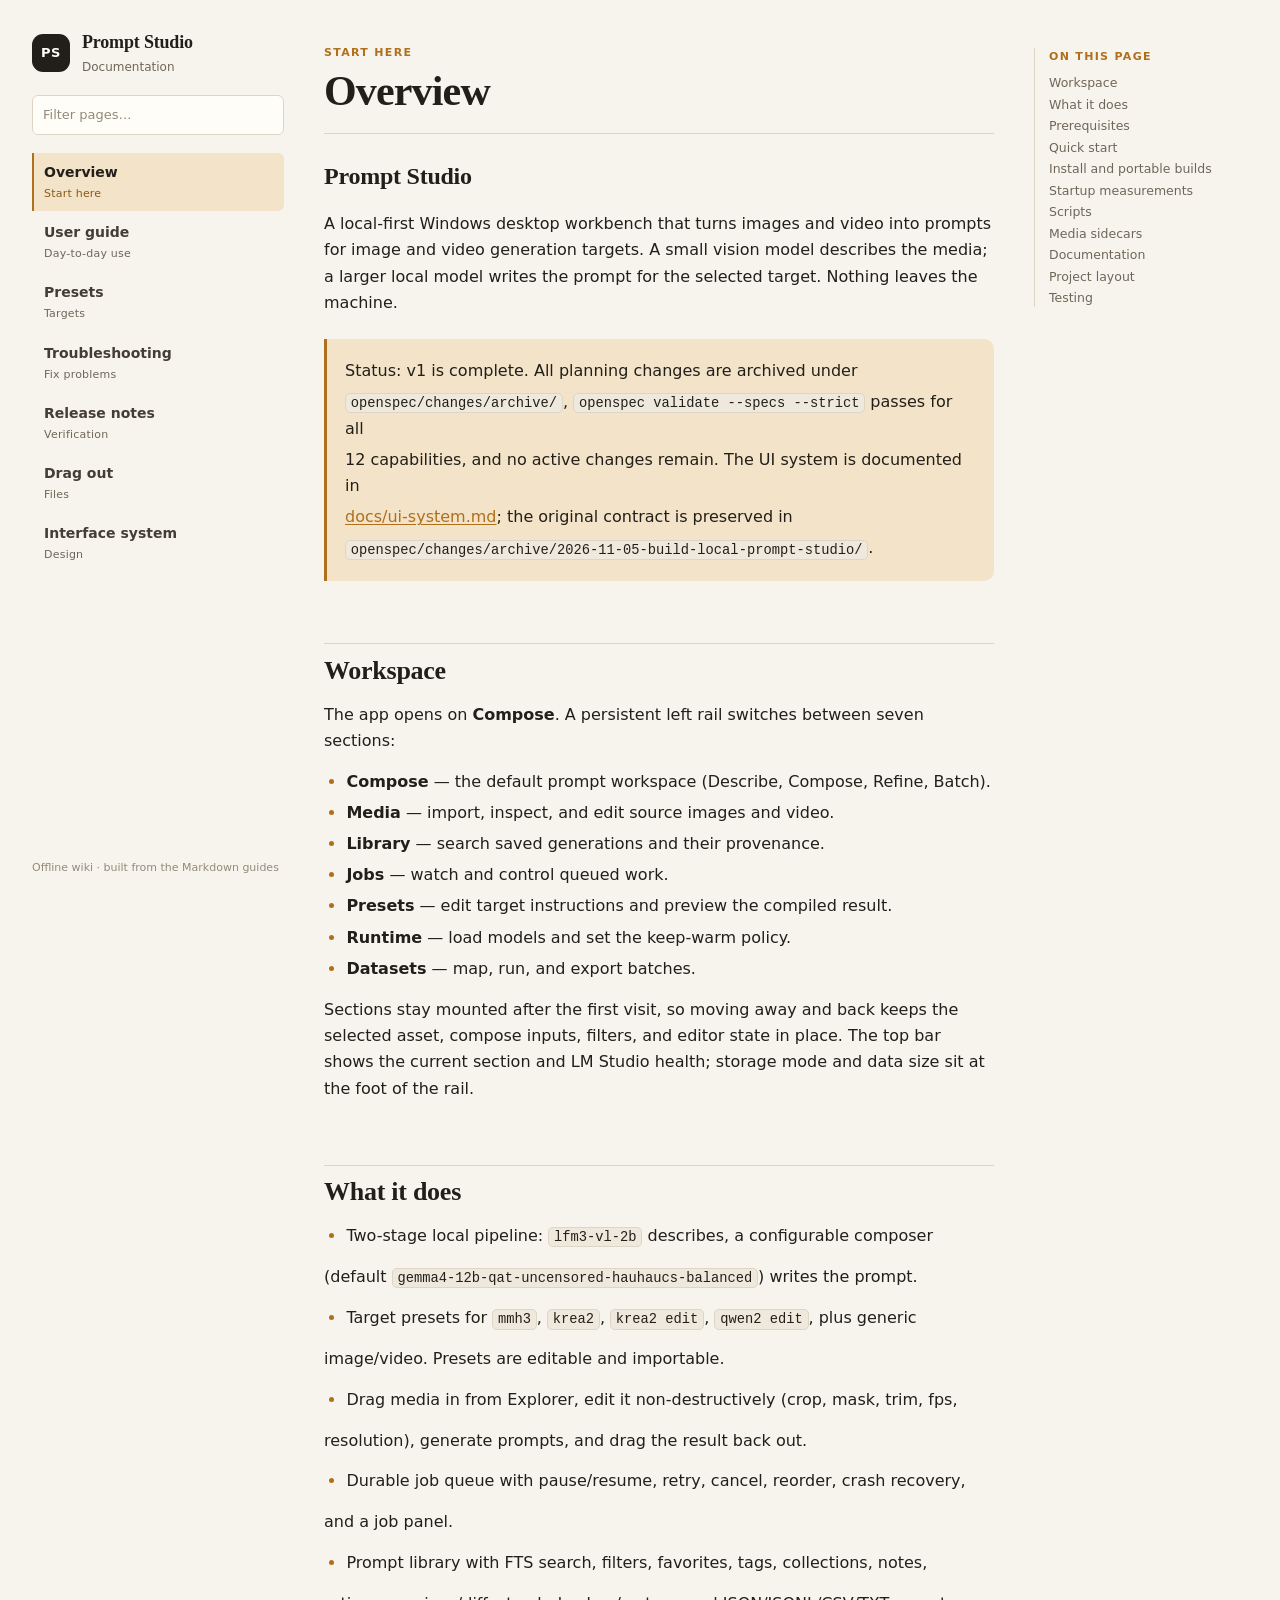
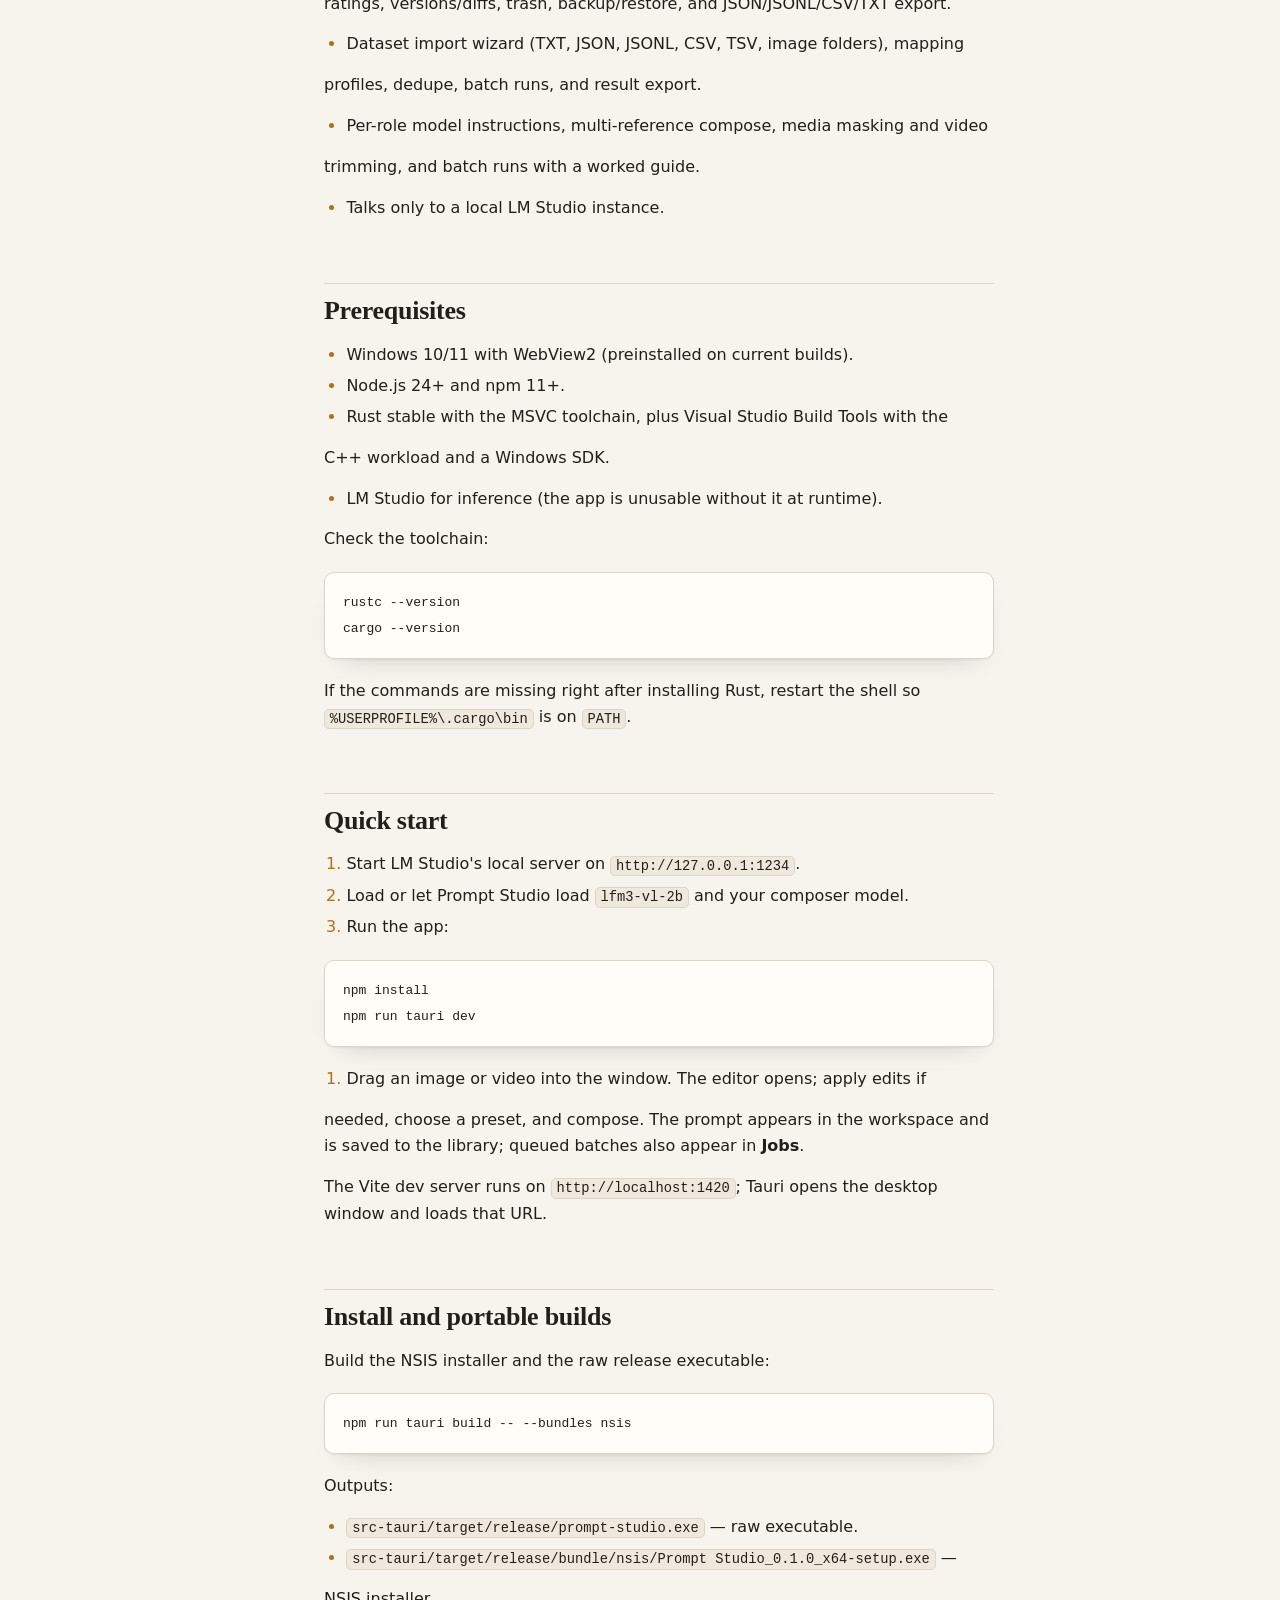
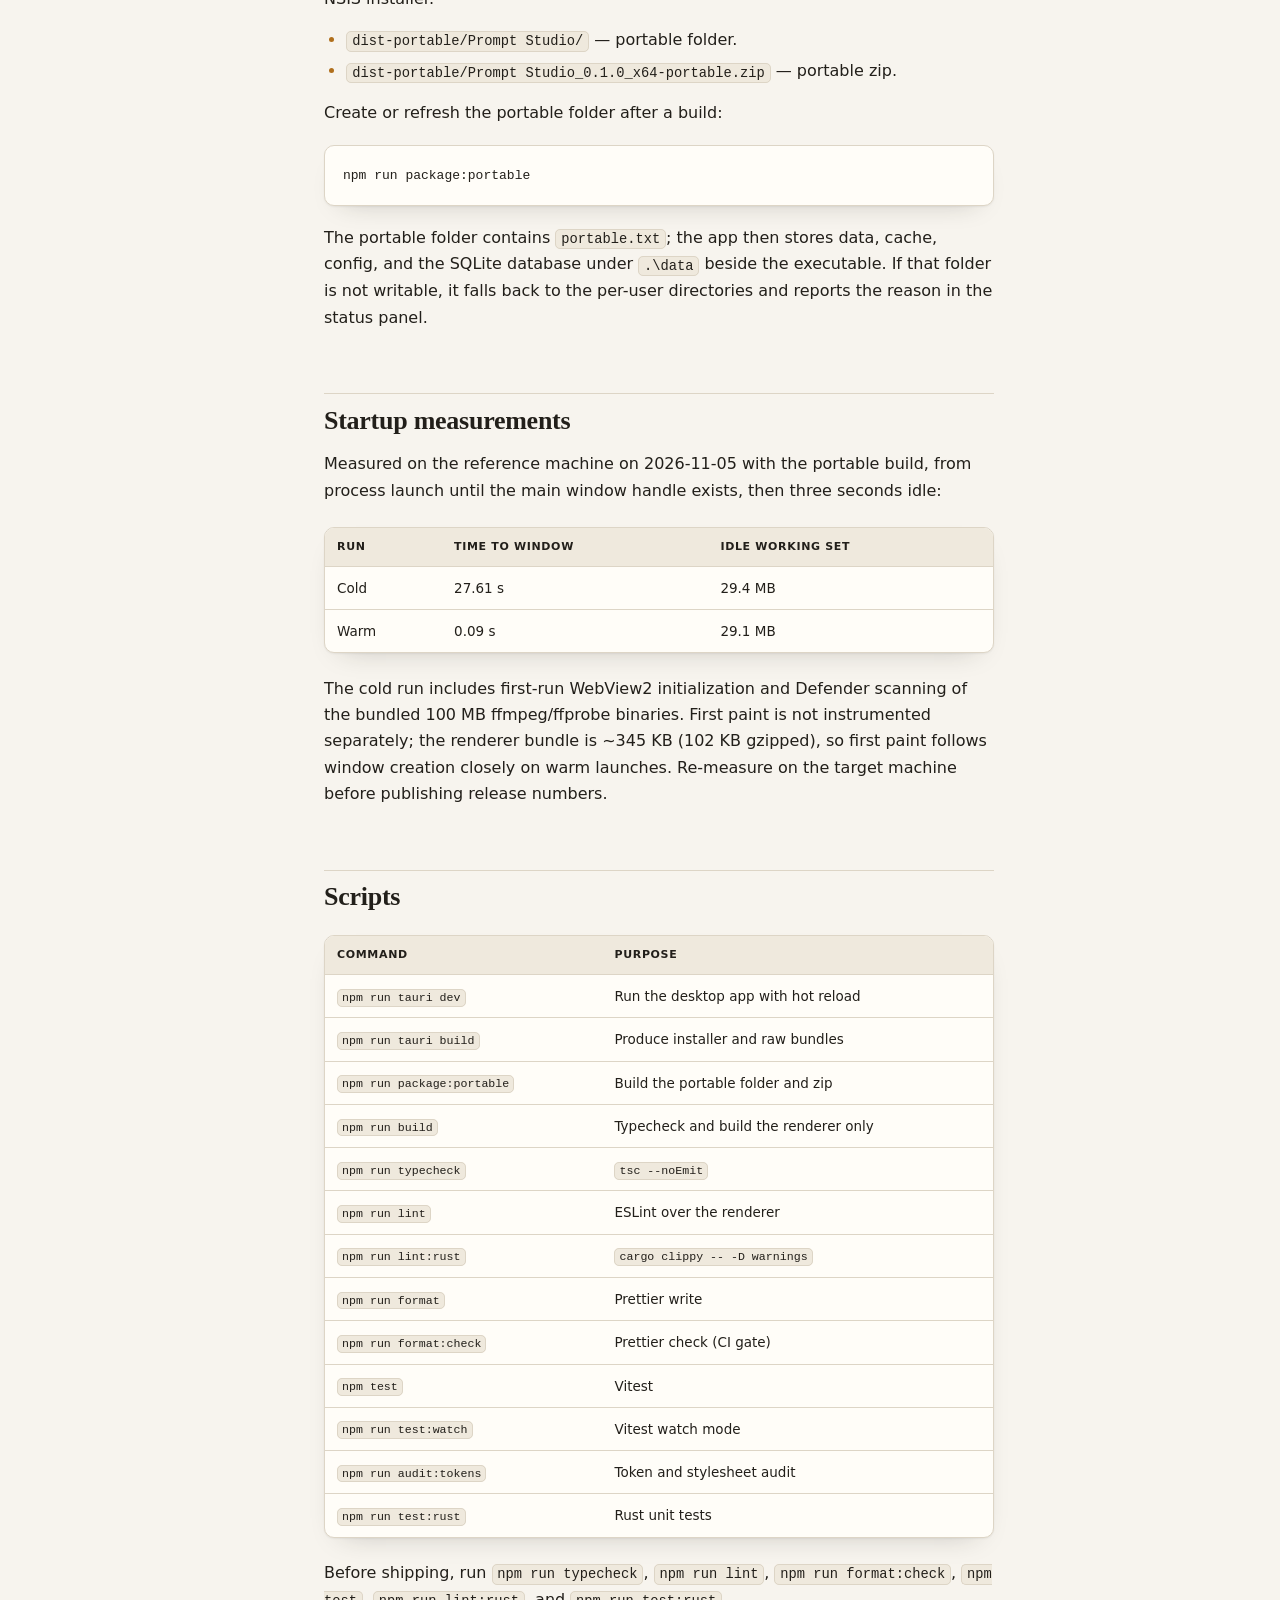
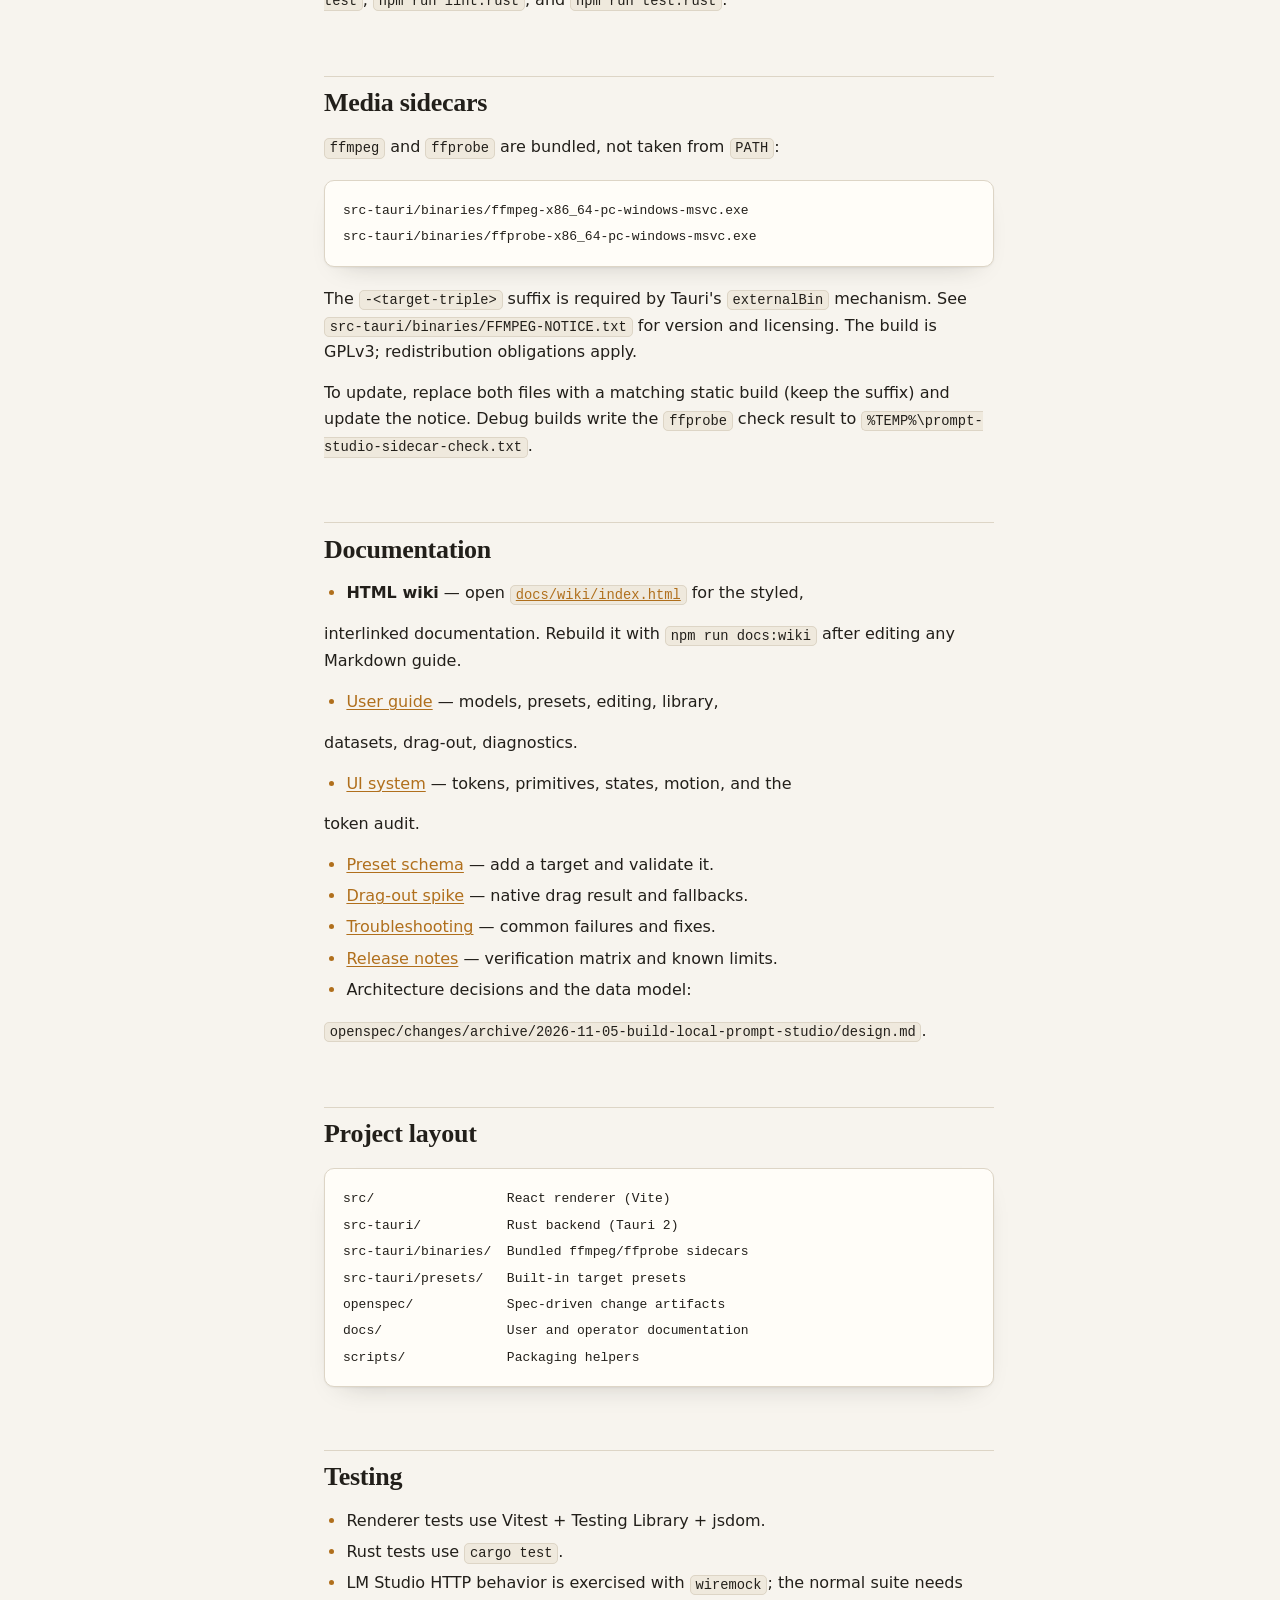
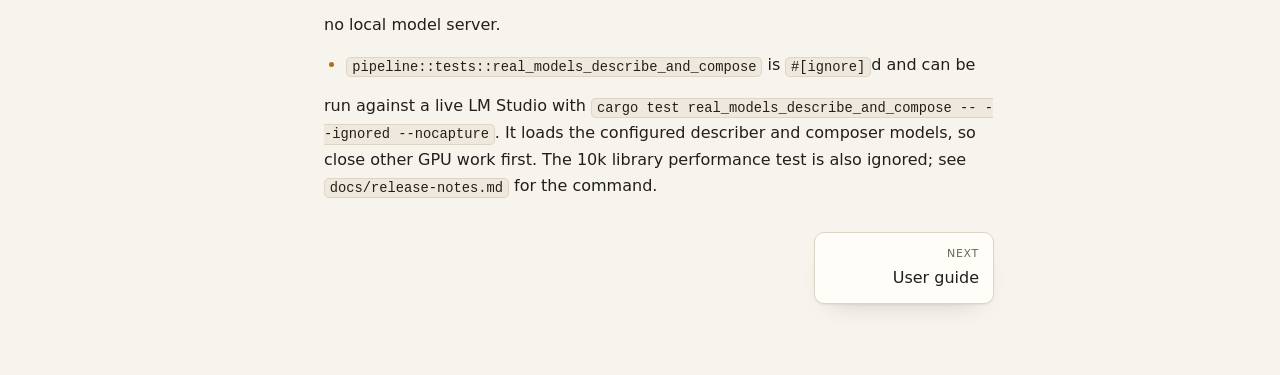
<file: docs/wiki/index.html>
<!doctype html>
<html lang="en">
<head>
<meta charset="utf-8" />
<meta name="viewport" content="width=device-width, initial-scale=1" />
<title>Overview · Prompt Studio docs</title>
<meta name="description" content="Prompt Studio documentation: Overview" />
<link rel="stylesheet" href="assets/wiki.css" />
</head>
<body data-page="index.html">
<a class="skip" href="#content">Skip to content</a>
<div class="shell">
  <aside class="sidebar">
    <a class="brand" href="index.html">
      <span class="brand-mark" aria-hidden="true">PS</span>
      <span><strong>Prompt Studio</strong><small>Documentation</small></span>
    </a>
    <label class="search">
      <span class="visually-hidden">Filter pages</span>
      <input id="nav-filter" type="search" placeholder="Filter pages…" autocomplete="off" />
    </label>
    <nav class="nav" aria-label="Documentation"><a class="nav-link is-current" href="index.html" data-title="overview start here"><span>Overview</span><small>Start here</small></a>
<a class="nav-link" href="user-guide.html" data-title="user guide day-to-day use"><span>User guide</span><small>Day-to-day use</small></a>
<a class="nav-link" href="presets.html" data-title="presets targets"><span>Presets</span><small>Targets</small></a>
<a class="nav-link" href="troubleshooting.html" data-title="troubleshooting fix problems"><span>Troubleshooting</span><small>Fix problems</small></a>
<a class="nav-link" href="release-notes.html" data-title="release notes verification"><span>Release notes</span><small>Verification</small></a>
<a class="nav-link" href="drag-out.html" data-title="drag out files"><span>Drag out</span><small>Files</small></a>
<a class="nav-link" href="ui-system.html" data-title="interface system design"><span>Interface system</span><small>Design</small></a></nav>
    <p class="sidebar-foot">Offline wiki · built from the Markdown guides</p>
  </aside>
  <main id="content" class="content">
    <header class="page-head">
      <p class="eyebrow">Start here</p>
      <h1>Overview</h1>
    </header>
    <article class="prose">
<h1 id="prompt-studio">Prompt Studio</h1>
<p>A local-first Windows desktop workbench that turns images and video into prompts for image and video generation targets. A small vision model describes the media; a larger local model writes the prompt for the selected target. Nothing leaves the machine.</p>
<blockquote><p>Status: v1 is complete. All planning changes are archived under</p><p><code>openspec/changes/archive/</code>, <code>openspec validate --specs --strict</code> passes for all</p><p>12 capabilities, and no active changes remain. The UI system is documented in</p><p><a href="ui-system.html">docs/ui-system.md</a>; the original contract is preserved in</p><p><code>openspec/changes/archive/2026-11-05-build-local-prompt-studio/</code>.</p></blockquote>
<h2 id="workspace">Workspace</h2>
<p>The app opens on <strong>Compose</strong>. A persistent left rail switches between seven sections:</p>
<ul><li><strong>Compose</strong> — the default prompt workspace (Describe, Compose, Refine, Batch).</li><li><strong>Media</strong> — import, inspect, and edit source images and video.</li><li><strong>Library</strong> — search saved generations and their provenance.</li><li><strong>Jobs</strong> — watch and control queued work.</li><li><strong>Presets</strong> — edit target instructions and preview the compiled result.</li><li><strong>Runtime</strong> — load models and set the keep-warm policy.</li><li><strong>Datasets</strong> — map, run, and export batches.</li></ul>
<p>Sections stay mounted after the first visit, so moving away and back keeps the selected asset, compose inputs, filters, and editor state in place. The top bar shows the current section and LM Studio health; storage mode and data size sit at the foot of the rail.</p>
<h2 id="what-it-does">What it does</h2>
<ul><li>Two-stage local pipeline: <code>lfm3-vl-2b</code> describes, a configurable composer</li></ul>
<p>(default <code>gemma4-12b-qat-uncensored-hauhaucs-balanced</code>) writes the prompt.</p>
<ul><li>Target presets for <code>mmh3</code>, <code>krea2</code>, <code>krea2 edit</code>, <code>qwen2 edit</code>, plus generic</li></ul>
<p>image/video. Presets are editable and importable.</p>
<ul><li>Drag media in from Explorer, edit it non-destructively (crop, mask, trim, fps,</li></ul>
<p>resolution), generate prompts, and drag the result back out.</p>
<ul><li>Durable job queue with pause/resume, retry, cancel, reorder, crash recovery,</li></ul>
<p>and a job panel.</p>
<ul><li>Prompt library with FTS search, filters, favorites, tags, collections, notes,</li></ul>
<p>ratings, versions/diffs, trash, backup/restore, and JSON/JSONL/CSV/TXT export.</p>
<ul><li>Dataset import wizard (TXT, JSON, JSONL, CSV, TSV, image folders), mapping</li></ul>
<p>profiles, dedupe, batch runs, and result export.</p>
<ul><li>Per-role model instructions, multi-reference compose, media masking and video</li></ul>
<p>trimming, and batch runs with a worked guide.</p>
<ul><li>Talks only to a local LM Studio instance.</li></ul>
<h2 id="prerequisites">Prerequisites</h2>
<ul><li>Windows 10/11 with WebView2 (preinstalled on current builds).</li><li>Node.js 24+ and npm 11+.</li><li>Rust stable with the MSVC toolchain, plus Visual Studio Build Tools with the</li></ul>
<p>C++ workload and a Windows SDK.</p>
<ul><li>LM Studio for inference (the app is unusable without it at runtime).</li></ul>
<p>Check the toolchain:</p>
<pre class="code"><code>rustc --version
cargo --version</code></pre>
<p>If the commands are missing right after installing Rust, restart the shell so <code>%USERPROFILE%\.cargo\bin</code> is on <code>PATH</code>.</p>
<h2 id="quick-start">Quick start</h2>
<ol><li>Start LM Studio's local server on <code>http://127.0.0.1:1234</code>.</li><li>Load or let Prompt Studio load <code>lfm3-vl-2b</code> and your composer model.</li><li>Run the app:</li></ol>
<pre class="code"><code>npm install
npm run tauri dev</code></pre>
<ol><li>Drag an image or video into the window. The editor opens; apply edits if</li></ol>
<p>needed, choose a preset, and compose. The prompt appears in the workspace and is saved to the library; queued batches also appear in <strong>Jobs</strong>.</p>
<p>The Vite dev server runs on <code>http://localhost:1420</code>; Tauri opens the desktop window and loads that URL.</p>
<h2 id="install-and-portable-builds">Install and portable builds</h2>
<p>Build the NSIS installer and the raw release executable:</p>
<pre class="code"><code>npm run tauri build -- --bundles nsis</code></pre>
<p>Outputs:</p>
<ul><li><code>src-tauri/target/release/prompt-studio.exe</code> — raw executable.</li><li><code>src-tauri/target/release/bundle/nsis/Prompt Studio_0.1.0_x64-setup.exe</code> —</li></ul>
<p>NSIS installer.</p>
<ul><li><code>dist-portable/Prompt Studio/</code> — portable folder.</li><li><code>dist-portable/Prompt Studio_0.1.0_x64-portable.zip</code> — portable zip.</li></ul>
<p>Create or refresh the portable folder after a build:</p>
<pre class="code"><code>npm run package:portable</code></pre>
<p>The portable folder contains <code>portable.txt</code>; the app then stores data, cache, config, and the SQLite database under <code>.\data</code> beside the executable. If that folder is not writable, it falls back to the per-user directories and reports the reason in the status panel.</p>
<h2 id="startup-measurements">Startup measurements</h2>
<p>Measured on the reference machine on 2026-11-05 with the portable build, from process launch until the main window handle exists, then three seconds idle:</p>
<div class="table-wrap"><table><thead><tr><th>Run</th><th>Time to window</th><th>Idle working set</th></tr></thead><tbody><tr><td>Cold</td><td>27.61 s</td><td>29.4 MB</td></tr><tr><td>Warm</td><td>0.09 s</td><td>29.1 MB</td></tr></tbody></table></div>
<p>The cold run includes first-run WebView2 initialization and Defender scanning of the bundled 100 MB ffmpeg/ffprobe binaries. First paint is not instrumented separately; the renderer bundle is ~345 KB (102 KB gzipped), so first paint follows window creation closely on warm launches. Re-measure on the target machine before publishing release numbers.</p>
<h2 id="scripts">Scripts</h2>
<div class="table-wrap"><table><thead><tr><th>Command</th><th>Purpose</th></tr></thead><tbody><tr><td><code>npm run tauri dev</code></td><td>Run the desktop app with hot reload</td></tr><tr><td><code>npm run tauri build</code></td><td>Produce installer and raw bundles</td></tr><tr><td><code>npm run package:portable</code></td><td>Build the portable folder and zip</td></tr><tr><td><code>npm run build</code></td><td>Typecheck and build the renderer only</td></tr><tr><td><code>npm run typecheck</code></td><td><code>tsc --noEmit</code></td></tr><tr><td><code>npm run lint</code></td><td>ESLint over the renderer</td></tr><tr><td><code>npm run lint:rust</code></td><td><code>cargo clippy -- -D warnings</code></td></tr><tr><td><code>npm run format</code></td><td>Prettier write</td></tr><tr><td><code>npm run format:check</code></td><td>Prettier check (CI gate)</td></tr><tr><td><code>npm test</code></td><td>Vitest</td></tr><tr><td><code>npm run test:watch</code></td><td>Vitest watch mode</td></tr><tr><td><code>npm run audit:tokens</code></td><td>Token and stylesheet audit</td></tr><tr><td><code>npm run test:rust</code></td><td>Rust unit tests</td></tr></tbody></table></div>
<p>Before shipping, run <code>npm run typecheck</code>, <code>npm run lint</code>, <code>npm run format:check</code>, <code>npm test</code>, <code>npm run lint:rust</code>, and <code>npm run test:rust</code>.</p>
<h2 id="media-sidecars">Media sidecars</h2>
<p><code>ffmpeg</code> and <code>ffprobe</code> are bundled, not taken from <code>PATH</code>:</p>
<pre class="code"><code>src-tauri/binaries/ffmpeg-x86_64-pc-windows-msvc.exe
src-tauri/binaries/ffprobe-x86_64-pc-windows-msvc.exe</code></pre>
<p>The <code>-&lt;target-triple&gt;</code> suffix is required by Tauri's <code>externalBin</code> mechanism. See <code>src-tauri/binaries/FFMPEG-NOTICE.txt</code> for version and licensing. The build is GPLv3; redistribution obligations apply.</p>
<p>To update, replace both files with a matching static build (keep the suffix) and update the notice. Debug builds write the <code>ffprobe</code> check result to <code>%TEMP%\prompt-studio-sidecar-check.txt</code>.</p>
<h2 id="documentation">Documentation</h2>
<ul><li><strong>HTML wiki</strong> — open <a href="index.html"><code>docs/wiki/index.html</code></a> for the styled,</li></ul>
<p>interlinked documentation. Rebuild it with <code>npm run docs:wiki</code> after editing any Markdown guide.</p>
<ul><li><a href="user-guide.html">User guide</a> — models, presets, editing, library,</li></ul>
<p>datasets, drag-out, diagnostics.</p>
<ul><li><a href="ui-system.html">UI system</a> — tokens, primitives, states, motion, and the</li></ul>
<p>token audit.</p>
<ul><li><a href="presets.html">Preset schema</a> — add a target and validate it.</li><li><a href="drag-out.html">Drag-out spike</a> — native drag result and fallbacks.</li><li><a href="troubleshooting.html">Troubleshooting</a> — common failures and fixes.</li><li><a href="release-notes.html">Release notes</a> — verification matrix and known limits.</li><li>Architecture decisions and the data model:</li></ul>
<p><code>openspec/changes/archive/2026-11-05-build-local-prompt-studio/design.md</code>.</p>
<h2 id="project-layout">Project layout</h2>
<pre class="code"><code>src/                 React renderer (Vite)
src-tauri/           Rust backend (Tauri 2)
src-tauri/binaries/  Bundled ffmpeg/ffprobe sidecars
src-tauri/presets/   Built-in target presets
openspec/            Spec-driven change artifacts
docs/                User and operator documentation
scripts/             Packaging helpers</code></pre>
<h2 id="testing">Testing</h2>
<ul><li>Renderer tests use Vitest + Testing Library + jsdom.</li><li>Rust tests use <code>cargo test</code>.</li><li>LM Studio HTTP behavior is exercised with <code>wiremock</code>; the normal suite needs</li></ul>
<p>no local model server.</p>
<ul><li><code>pipeline::tests::real_models_describe_and_compose</code> is <code>#[ignore]</code>d and can be</li></ul>
<p>run against a live LM Studio with <code>cargo test real_models_describe_and_compose -- --ignored --nocapture</code>. It loads the configured describer and composer models, so close other GPU work first. The 10k library performance test is also ignored; see <code>docs/release-notes.md</code> for the command.</p>
    </article>
    
    <nav class="pager" aria-label="Page navigation"><span></span><a class="pager-next" href="user-guide.html"><small>Next</small><span>User guide</span></a></nav>
  </main>
  <aside class="rail"><nav class="toc" aria-label="On this page"><p class="eyebrow">On this page</p><a class="toc-link toc-2" href="#workspace">Workspace</a><a class="toc-link toc-2" href="#what-it-does">What it does</a><a class="toc-link toc-2" href="#prerequisites">Prerequisites</a><a class="toc-link toc-2" href="#quick-start">Quick start</a><a class="toc-link toc-2" href="#install-and-portable-builds">Install and portable builds</a><a class="toc-link toc-2" href="#startup-measurements">Startup measurements</a><a class="toc-link toc-2" href="#scripts">Scripts</a><a class="toc-link toc-2" href="#media-sidecars">Media sidecars</a><a class="toc-link toc-2" href="#documentation">Documentation</a><a class="toc-link toc-2" href="#project-layout">Project layout</a><a class="toc-link toc-2" href="#testing">Testing</a></nav></aside>
</div>
<script src="assets/wiki.js"></script>
</body>
</html>
</file>
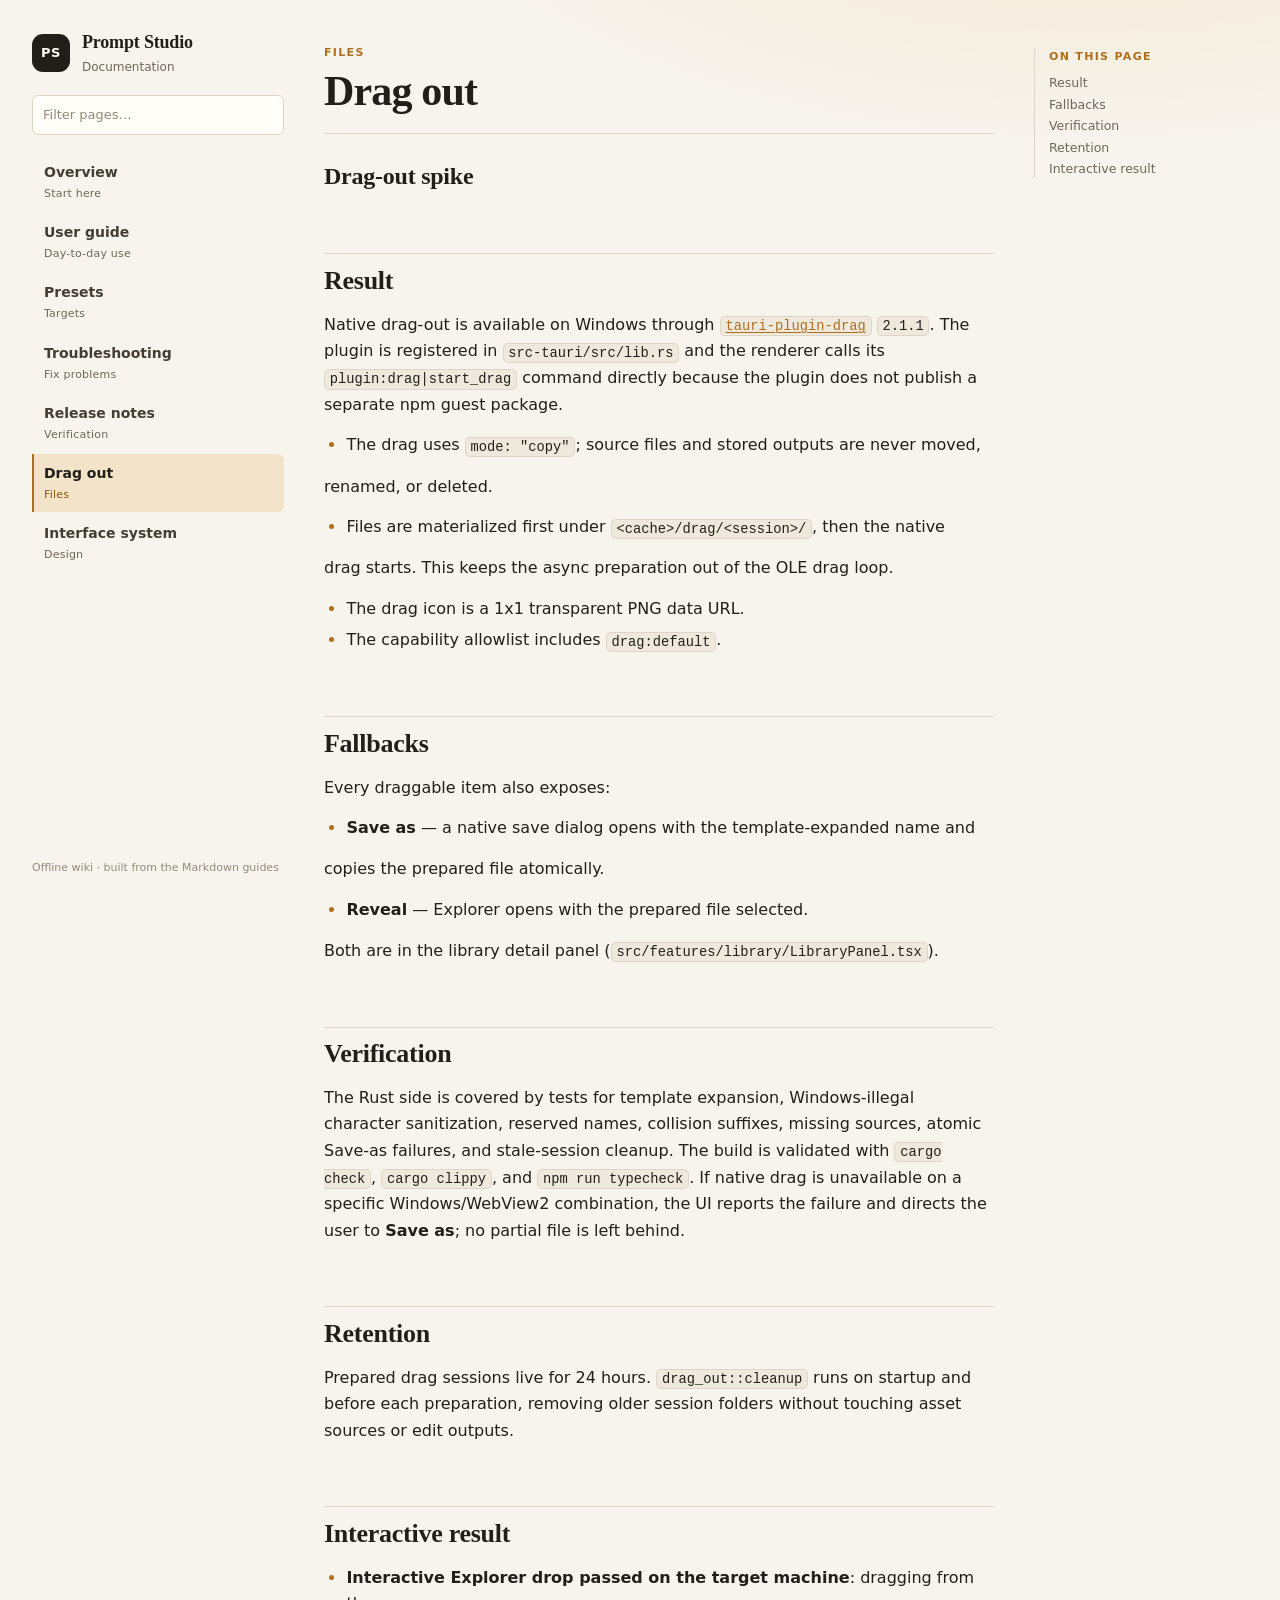
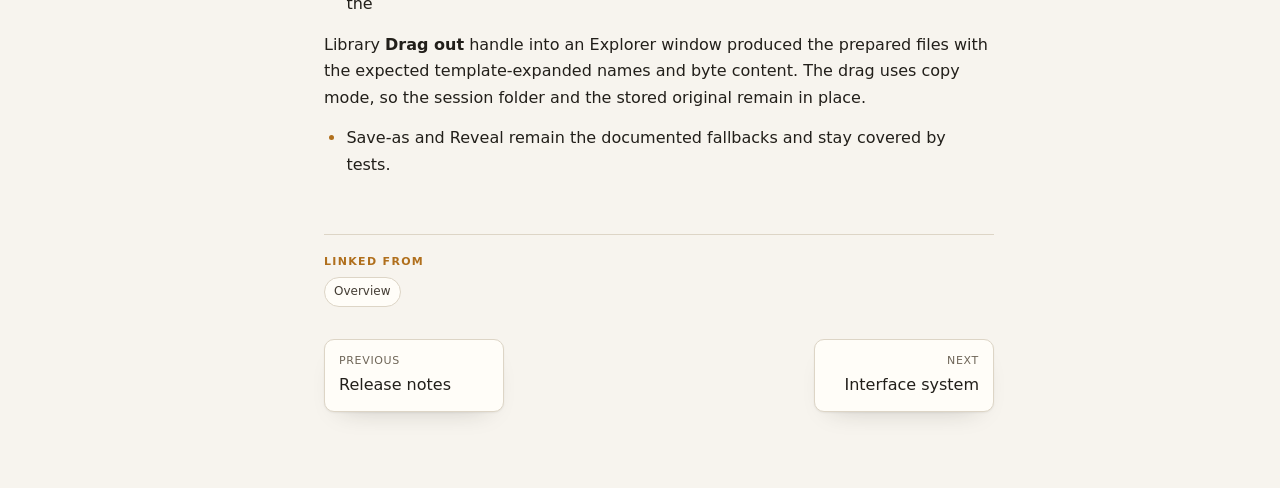
<file: docs/wiki/drag-out.html>
<!doctype html>
<html lang="en">
<head>
<meta charset="utf-8" />
<meta name="viewport" content="width=device-width, initial-scale=1" />
<title>Drag out · Prompt Studio docs</title>
<meta name="description" content="Prompt Studio documentation: Drag out" />
<link rel="stylesheet" href="assets/wiki.css" />
</head>
<body data-page="drag-out.html">
<a class="skip" href="#content">Skip to content</a>
<div class="shell">
  <aside class="sidebar">
    <a class="brand" href="index.html">
      <span class="brand-mark" aria-hidden="true">PS</span>
      <span><strong>Prompt Studio</strong><small>Documentation</small></span>
    </a>
    <label class="search">
      <span class="visually-hidden">Filter pages</span>
      <input id="nav-filter" type="search" placeholder="Filter pages…" autocomplete="off" />
    </label>
    <nav class="nav" aria-label="Documentation"><a class="nav-link" href="index.html" data-title="overview start here"><span>Overview</span><small>Start here</small></a>
<a class="nav-link" href="user-guide.html" data-title="user guide day-to-day use"><span>User guide</span><small>Day-to-day use</small></a>
<a class="nav-link" href="presets.html" data-title="presets targets"><span>Presets</span><small>Targets</small></a>
<a class="nav-link" href="troubleshooting.html" data-title="troubleshooting fix problems"><span>Troubleshooting</span><small>Fix problems</small></a>
<a class="nav-link" href="release-notes.html" data-title="release notes verification"><span>Release notes</span><small>Verification</small></a>
<a class="nav-link is-current" href="drag-out.html" data-title="drag out files"><span>Drag out</span><small>Files</small></a>
<a class="nav-link" href="ui-system.html" data-title="interface system design"><span>Interface system</span><small>Design</small></a></nav>
    <p class="sidebar-foot">Offline wiki · built from the Markdown guides</p>
  </aside>
  <main id="content" class="content">
    <header class="page-head">
      <p class="eyebrow">Files</p>
      <h1>Drag out</h1>
    </header>
    <article class="prose">
<h1 id="drag-out-spike">Drag-out spike</h1>
<h2 id="result">Result</h2>
<p>Native drag-out is available on Windows through <a href="https://crates.io/crates/tauri-plugin-drag"><code>tauri-plugin-drag</code></a> <code>2.1.1</code>. The plugin is registered in <code>src-tauri/src/lib.rs</code> and the renderer calls its <code>plugin:drag|start_drag</code> command directly because the plugin does not publish a separate npm guest package.</p>
<ul><li>The drag uses <code>mode: &quot;copy&quot;</code>; source files and stored outputs are never moved,</li></ul>
<p>renamed, or deleted.</p>
<ul><li>Files are materialized first under <code>&lt;cache&gt;/drag/&lt;session&gt;/</code>, then the native</li></ul>
<p>drag starts. This keeps the async preparation out of the OLE drag loop.</p>
<ul><li>The drag icon is a 1x1 transparent PNG data URL.</li><li>The capability allowlist includes <code>drag:default</code>.</li></ul>
<h2 id="fallbacks">Fallbacks</h2>
<p>Every draggable item also exposes:</p>
<ul><li><strong>Save as</strong> — a native save dialog opens with the template-expanded name and</li></ul>
<p>copies the prepared file atomically.</p>
<ul><li><strong>Reveal</strong> — Explorer opens with the prepared file selected.</li></ul>
<p>Both are in the library detail panel (<code>src/features/library/LibraryPanel.tsx</code>).</p>
<h2 id="verification">Verification</h2>
<p>The Rust side is covered by tests for template expansion, Windows-illegal character sanitization, reserved names, collision suffixes, missing sources, atomic Save-as failures, and stale-session cleanup. The build is validated with <code>cargo check</code>, <code>cargo clippy</code>, and <code>npm run typecheck</code>. If native drag is unavailable on a specific Windows/WebView2 combination, the UI reports the failure and directs the user to <strong>Save as</strong>; no partial file is left behind.</p>
<h2 id="retention">Retention</h2>
<p>Prepared drag sessions live for 24 hours. <code>drag_out::cleanup</code> runs on startup and before each preparation, removing older session folders without touching asset sources or edit outputs.</p>
<h2 id="interactive-result">Interactive result</h2>
<ul><li><strong>Interactive Explorer drop passed on the target machine</strong>: dragging from the</li></ul>
<p>Library <strong>Drag out</strong> handle into an Explorer window produced the prepared files with the expected template-expanded names and byte content. The drag uses copy mode, so the session folder and the stored original remain in place.</p>
<ul><li>Save-as and Reveal remain the documented fallbacks and stay covered by tests.</li></ul>
    </article>
    <section class="backlinks"><p class="eyebrow">Linked from</p><ul><li><a href="index.html">Overview</a></li></ul></section>
    <nav class="pager" aria-label="Page navigation"><a href="release-notes.html"><small>Previous</small><span>Release notes</span></a><a class="pager-next" href="ui-system.html"><small>Next</small><span>Interface system</span></a></nav>
  </main>
  <aside class="rail"><nav class="toc" aria-label="On this page"><p class="eyebrow">On this page</p><a class="toc-link toc-2" href="#result">Result</a><a class="toc-link toc-2" href="#fallbacks">Fallbacks</a><a class="toc-link toc-2" href="#verification">Verification</a><a class="toc-link toc-2" href="#retention">Retention</a><a class="toc-link toc-2" href="#interactive-result">Interactive result</a></nav></aside>
</div>
<script src="assets/wiki.js"></script>
</body>
</html>
</file>
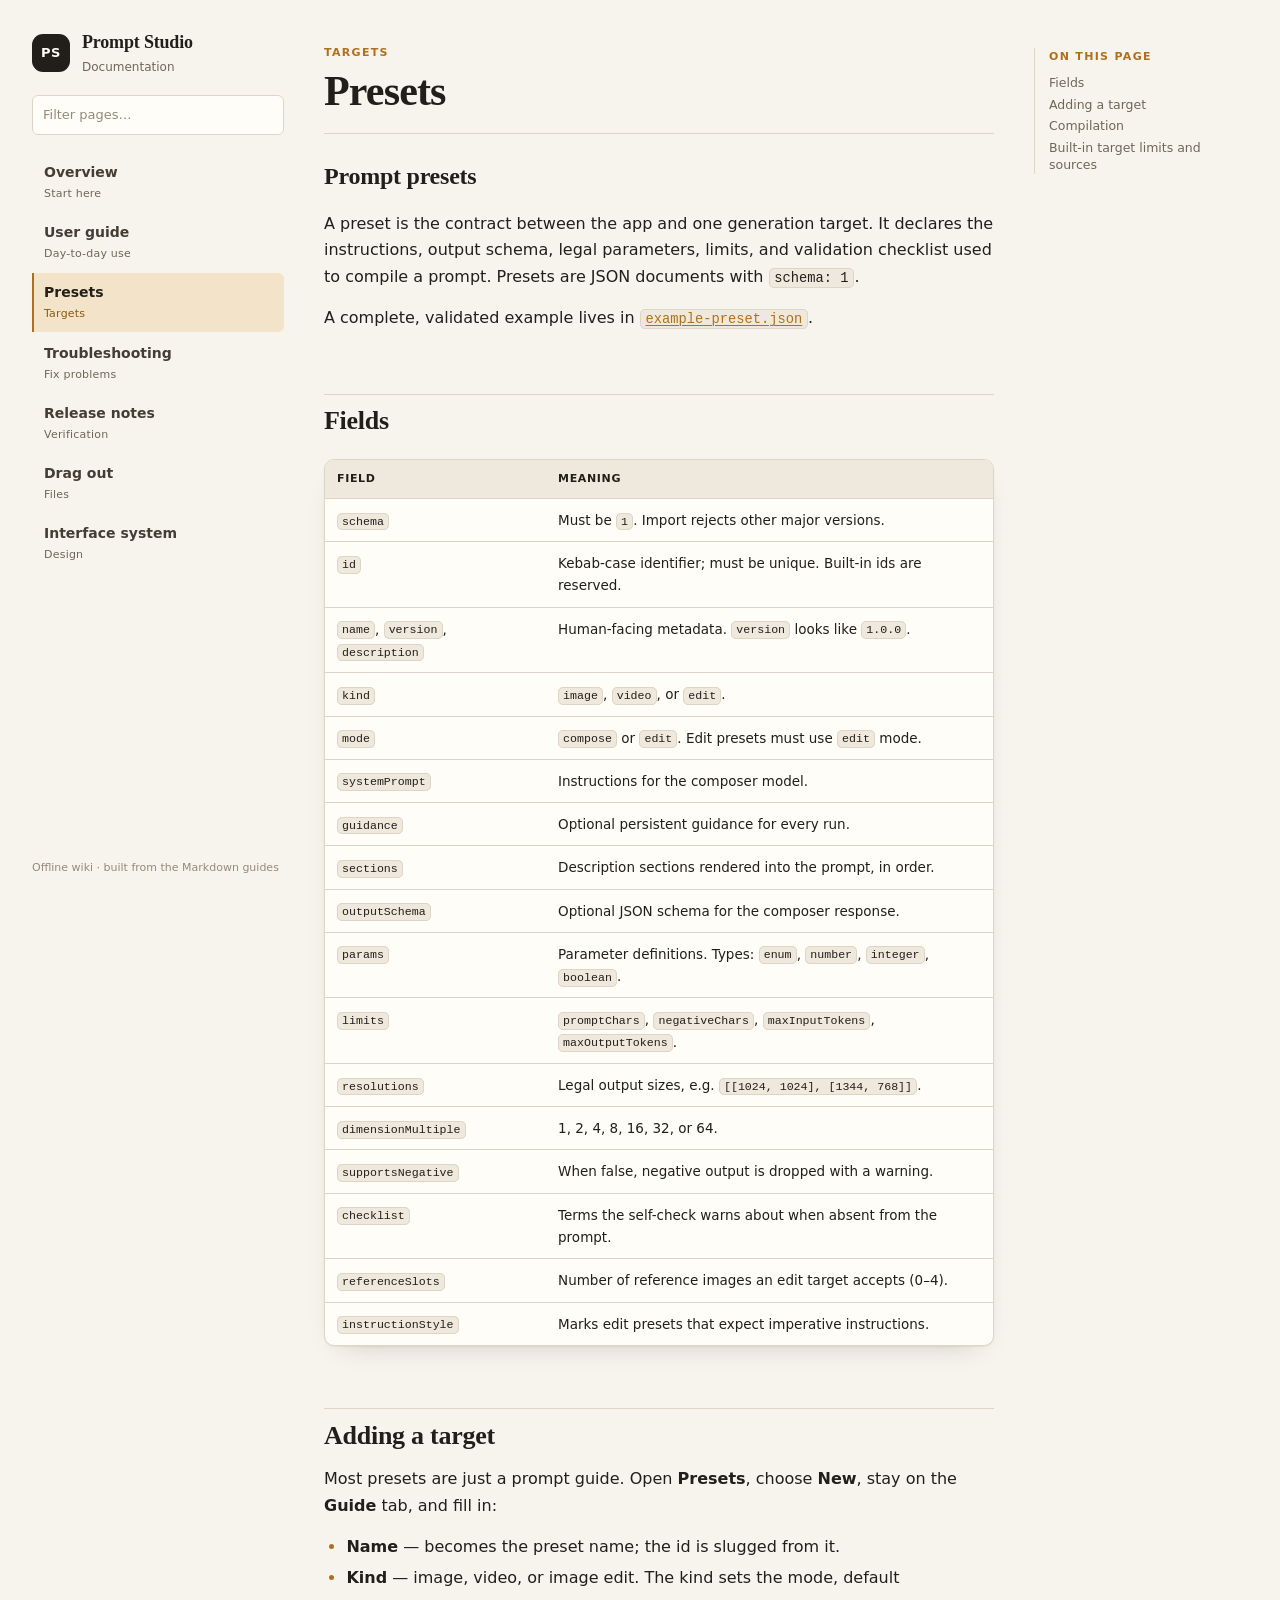
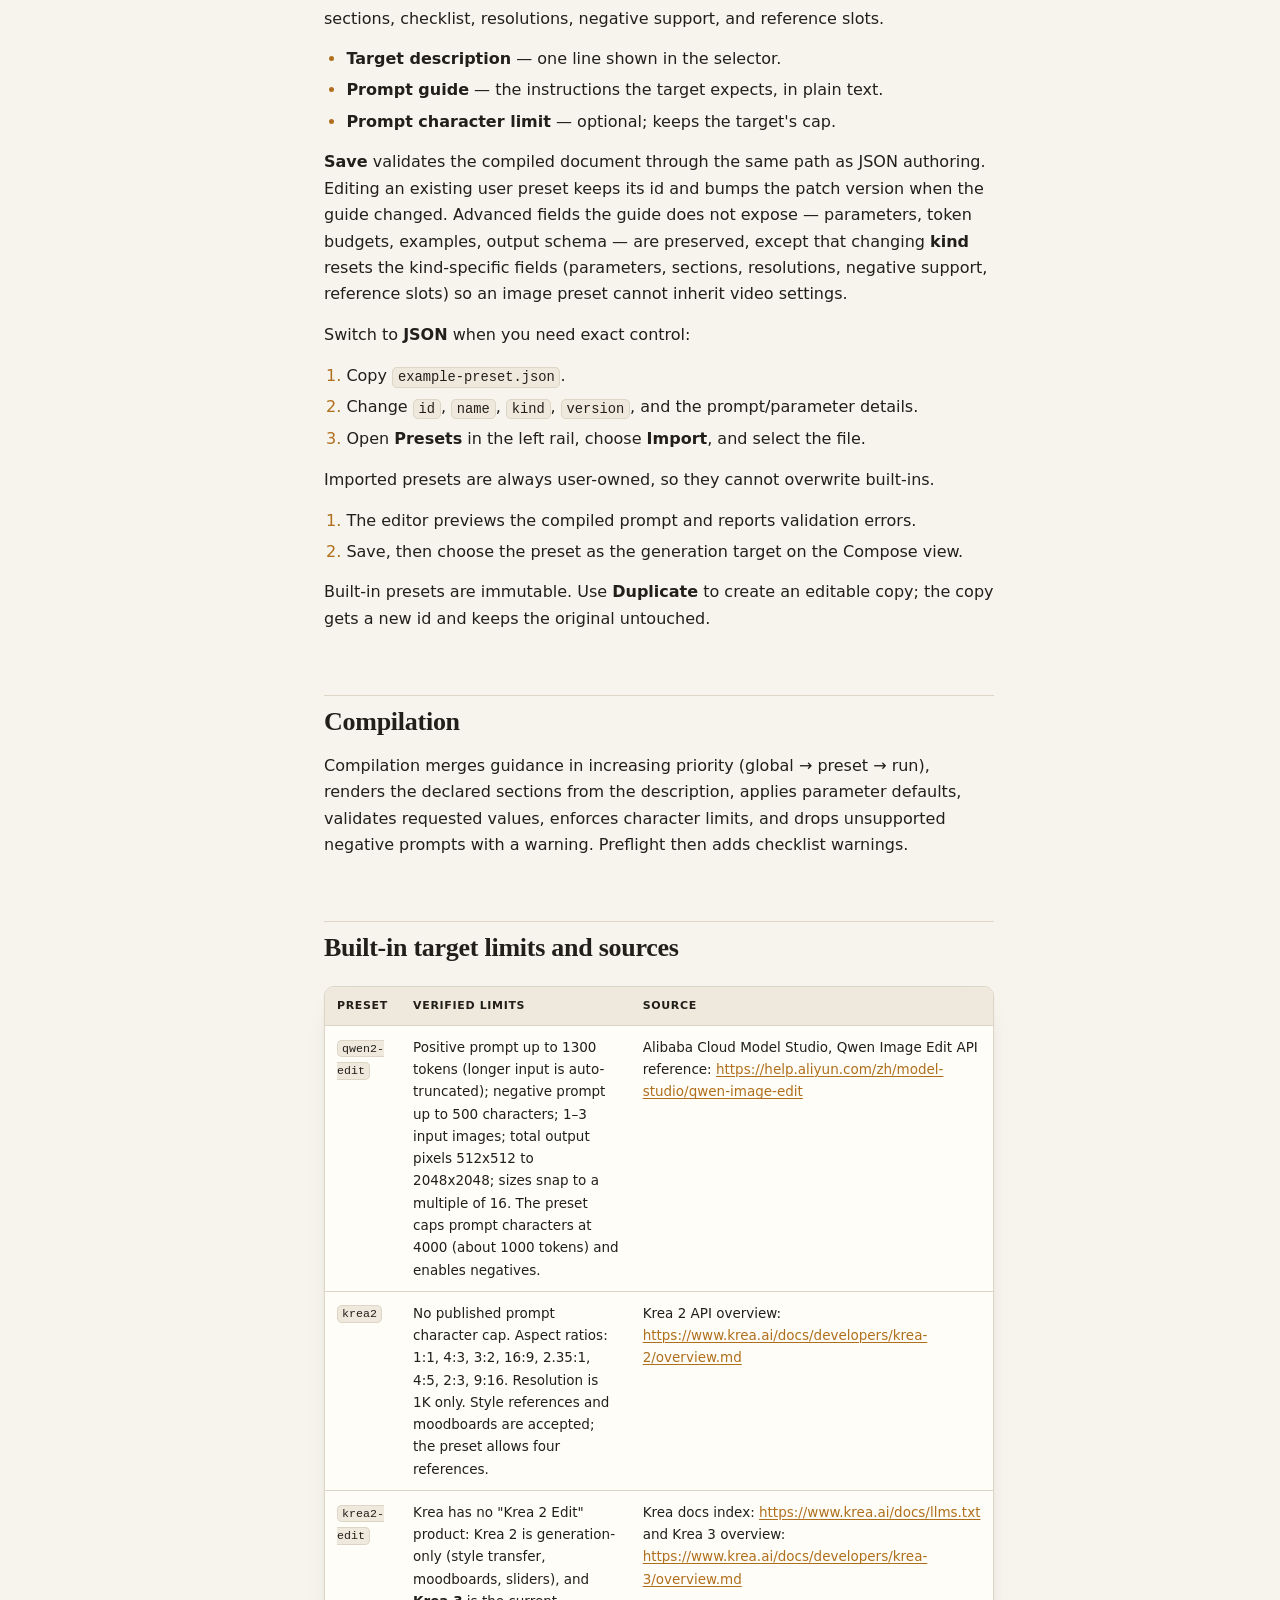
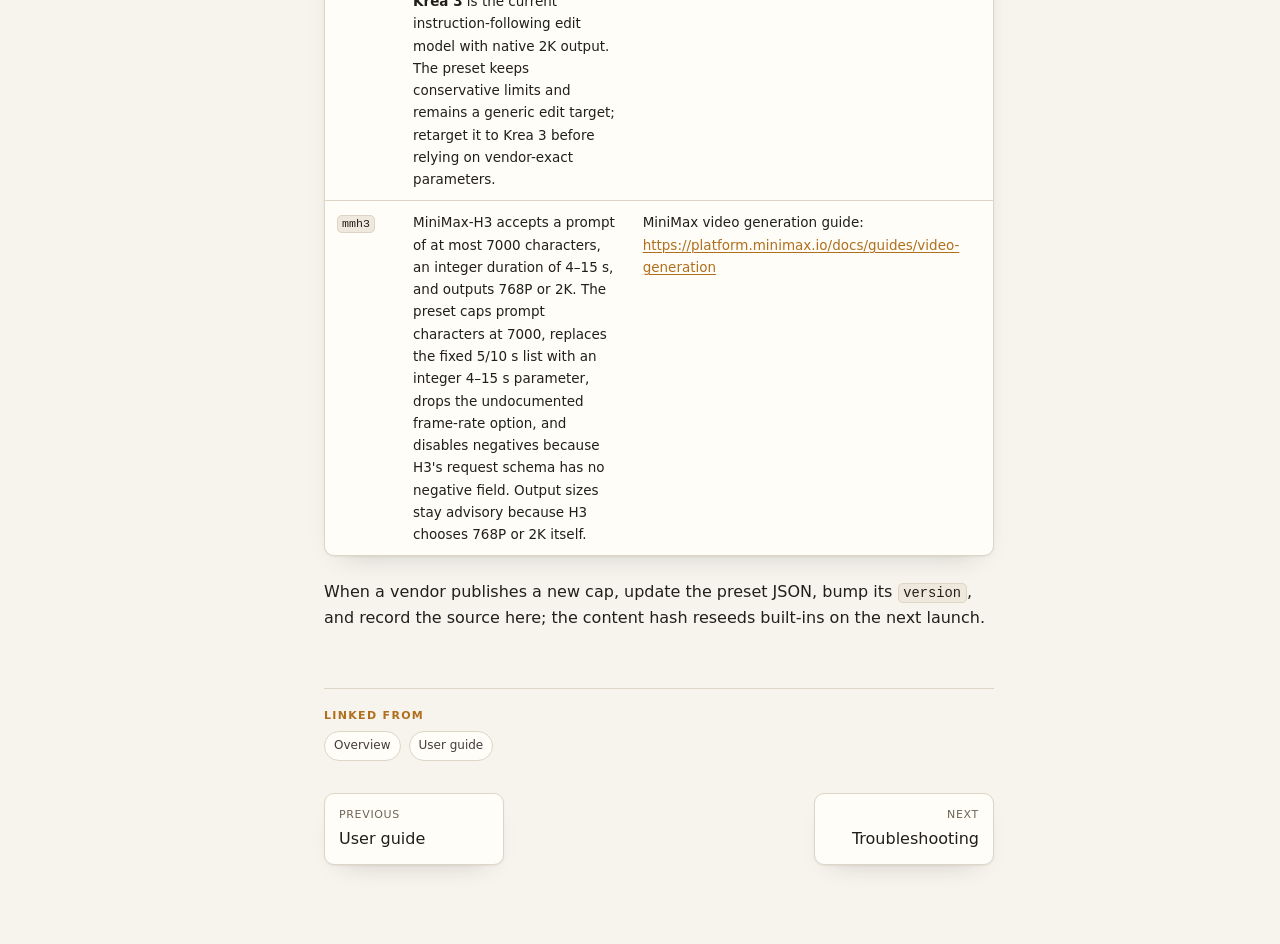
<file: docs/wiki/presets.html>
<!doctype html>
<html lang="en">
<head>
<meta charset="utf-8" />
<meta name="viewport" content="width=device-width, initial-scale=1" />
<title>Presets · Prompt Studio docs</title>
<meta name="description" content="Prompt Studio documentation: Presets" />
<link rel="stylesheet" href="assets/wiki.css" />
</head>
<body data-page="presets.html">
<a class="skip" href="#content">Skip to content</a>
<div class="shell">
  <aside class="sidebar">
    <a class="brand" href="index.html">
      <span class="brand-mark" aria-hidden="true">PS</span>
      <span><strong>Prompt Studio</strong><small>Documentation</small></span>
    </a>
    <label class="search">
      <span class="visually-hidden">Filter pages</span>
      <input id="nav-filter" type="search" placeholder="Filter pages…" autocomplete="off" />
    </label>
    <nav class="nav" aria-label="Documentation"><a class="nav-link" href="index.html" data-title="overview start here"><span>Overview</span><small>Start here</small></a>
<a class="nav-link" href="user-guide.html" data-title="user guide day-to-day use"><span>User guide</span><small>Day-to-day use</small></a>
<a class="nav-link is-current" href="presets.html" data-title="presets targets"><span>Presets</span><small>Targets</small></a>
<a class="nav-link" href="troubleshooting.html" data-title="troubleshooting fix problems"><span>Troubleshooting</span><small>Fix problems</small></a>
<a class="nav-link" href="release-notes.html" data-title="release notes verification"><span>Release notes</span><small>Verification</small></a>
<a class="nav-link" href="drag-out.html" data-title="drag out files"><span>Drag out</span><small>Files</small></a>
<a class="nav-link" href="ui-system.html" data-title="interface system design"><span>Interface system</span><small>Design</small></a></nav>
    <p class="sidebar-foot">Offline wiki · built from the Markdown guides</p>
  </aside>
  <main id="content" class="content">
    <header class="page-head">
      <p class="eyebrow">Targets</p>
      <h1>Presets</h1>
    </header>
    <article class="prose">
<h1 id="prompt-presets">Prompt presets</h1>
<p>A preset is the contract between the app and one generation target. It declares the instructions, output schema, legal parameters, limits, and validation checklist used to compile a prompt. Presets are JSON documents with <code>schema: 1</code>.</p>
<p>A complete, validated example lives in <a href="../example-preset.json"><code>example-preset.json</code></a>.</p>
<h2 id="fields">Fields</h2>
<div class="table-wrap"><table><thead><tr><th>Field</th><th>Meaning</th></tr></thead><tbody><tr><td><code>schema</code></td><td>Must be <code>1</code>. Import rejects other major versions.</td></tr><tr><td><code>id</code></td><td>Kebab-case identifier; must be unique. Built-in ids are reserved.</td></tr><tr><td><code>name</code>, <code>version</code>, <code>description</code></td><td>Human-facing metadata. <code>version</code> looks like <code>1.0.0</code>.</td></tr><tr><td><code>kind</code></td><td><code>image</code>, <code>video</code>, or <code>edit</code>.</td></tr><tr><td><code>mode</code></td><td><code>compose</code> or <code>edit</code>. Edit presets must use <code>edit</code> mode.</td></tr><tr><td><code>systemPrompt</code></td><td>Instructions for the composer model.</td></tr><tr><td><code>guidance</code></td><td>Optional persistent guidance for every run.</td></tr><tr><td><code>sections</code></td><td>Description sections rendered into the prompt, in order.</td></tr><tr><td><code>outputSchema</code></td><td>Optional JSON schema for the composer response.</td></tr><tr><td><code>params</code></td><td>Parameter definitions. Types: <code>enum</code>, <code>number</code>, <code>integer</code>, <code>boolean</code>.</td></tr><tr><td><code>limits</code></td><td><code>promptChars</code>, <code>negativeChars</code>, <code>maxInputTokens</code>, <code>maxOutputTokens</code>.</td></tr><tr><td><code>resolutions</code></td><td>Legal output sizes, e.g. <code>[[1024, 1024], [1344, 768]]</code>.</td></tr><tr><td><code>dimensionMultiple</code></td><td>1, 2, 4, 8, 16, 32, or 64.</td></tr><tr><td><code>supportsNegative</code></td><td>When false, negative output is dropped with a warning.</td></tr><tr><td><code>checklist</code></td><td>Terms the self-check warns about when absent from the prompt.</td></tr><tr><td><code>referenceSlots</code></td><td>Number of reference images an edit target accepts (0–4).</td></tr><tr><td><code>instructionStyle</code></td><td>Marks edit presets that expect imperative instructions.</td></tr></tbody></table></div>
<h2 id="adding-a-target">Adding a target</h2>
<p>Most presets are just a prompt guide. Open <strong>Presets</strong>, choose <strong>New</strong>, stay on the <strong>Guide</strong> tab, and fill in:</p>
<ul><li><strong>Name</strong> — becomes the preset name; the id is slugged from it.</li><li><strong>Kind</strong> — image, video, or image edit. The kind sets the mode, default</li></ul>
<p>sections, checklist, resolutions, negative support, and reference slots.</p>
<ul><li><strong>Target description</strong> — one line shown in the selector.</li><li><strong>Prompt guide</strong> — the instructions the target expects, in plain text.</li><li><strong>Prompt character limit</strong> — optional; keeps the target's cap.</li></ul>
<p><strong>Save</strong> validates the compiled document through the same path as JSON authoring. Editing an existing user preset keeps its id and bumps the patch version when the guide changed. Advanced fields the guide does not expose — parameters, token budgets, examples, output schema — are preserved, except that changing <strong>kind</strong> resets the kind-specific fields (parameters, sections, resolutions, negative support, reference slots) so an image preset cannot inherit video settings.</p>
<p>Switch to <strong>JSON</strong> when you need exact control:</p>
<ol><li>Copy <code>example-preset.json</code>.</li><li>Change <code>id</code>, <code>name</code>, <code>kind</code>, <code>version</code>, and the prompt/parameter details.</li><li>Open <strong>Presets</strong> in the left rail, choose <strong>Import</strong>, and select the file.</li></ol>
<p>Imported presets are always user-owned, so they cannot overwrite built-ins.</p>
<ol><li>The editor previews the compiled prompt and reports validation errors.</li><li>Save, then choose the preset as the generation target on the Compose view.</li></ol>
<p>Built-in presets are immutable. Use <strong>Duplicate</strong> to create an editable copy; the copy gets a new id and keeps the original untouched.</p>
<h2 id="compilation">Compilation</h2>
<p>Compilation merges guidance in increasing priority (global → preset → run), renders the declared sections from the description, applies parameter defaults, validates requested values, enforces character limits, and drops unsupported negative prompts with a warning. Preflight then adds checklist warnings.</p>
<h2 id="built-in-target-limits-and-sources">Built-in target limits and sources</h2>
<div class="table-wrap"><table><thead><tr><th>Preset</th><th>Verified limits</th><th>Source</th></tr></thead><tbody><tr><td><code>qwen2-edit</code></td><td>Positive prompt up to 1300 tokens (longer input is auto-truncated); negative prompt up to 500 characters; 1–3 input images; total output pixels 512x512 to 2048x2048; sizes snap to a multiple of 16. The preset caps prompt characters at 4000 (about 1000 tokens) and enables negatives.</td><td>Alibaba Cloud Model Studio, Qwen Image Edit API reference: <a href="https://help.aliyun.com/zh/model-studio/qwen-image-edit">https://help.aliyun.com/zh/model-studio/qwen-image-edit</a></td></tr><tr><td><code>krea2</code></td><td>No published prompt character cap. Aspect ratios: 1:1, 4:3, 3:2, 16:9, 2.35:1, 4:5, 2:3, 9:16. Resolution is 1K only. Style references and moodboards are accepted; the preset allows four references.</td><td>Krea 2 API overview: <a href="https://www.krea.ai/docs/developers/krea-2/overview.md">https://www.krea.ai/docs/developers/krea-2/overview.md</a></td></tr><tr><td><code>krea2-edit</code></td><td>Krea has no &quot;Krea 2 Edit&quot; product: Krea 2 is generation-only (style transfer, moodboards, sliders), and <strong>Krea 3</strong> is the current instruction-following edit model with native 2K output. The preset keeps conservative limits and remains a generic edit target; retarget it to Krea 3 before relying on vendor-exact parameters.</td><td>Krea docs index: <a href="https://www.krea.ai/docs/llms.txt">https://www.krea.ai/docs/llms.txt</a> and Krea 3 overview: <a href="https://www.krea.ai/docs/developers/krea-3/overview.md">https://www.krea.ai/docs/developers/krea-3/overview.md</a></td></tr><tr><td><code>mmh3</code></td><td>MiniMax-H3 accepts a prompt of at most 7000 characters, an integer duration of 4–15 s, and outputs 768P or 2K. The preset caps prompt characters at 7000, replaces the fixed 5/10 s list with an integer 4–15 s parameter, drops the undocumented frame-rate option, and disables negatives because H3's request schema has no negative field. Output sizes stay advisory because H3 chooses 768P or 2K itself.</td><td>MiniMax video generation guide: <a href="https://platform.minimax.io/docs/guides/video-generation">https://platform.minimax.io/docs/guides/video-generation</a></td></tr></tbody></table></div>
<p>When a vendor publishes a new cap, update the preset JSON, bump its <code>version</code>, and record the source here; the content hash reseeds built-ins on the next launch.</p>
    </article>
    <section class="backlinks"><p class="eyebrow">Linked from</p><ul><li><a href="index.html">Overview</a></li><li><a href="user-guide.html">User guide</a></li></ul></section>
    <nav class="pager" aria-label="Page navigation"><a href="user-guide.html"><small>Previous</small><span>User guide</span></a><a class="pager-next" href="troubleshooting.html"><small>Next</small><span>Troubleshooting</span></a></nav>
  </main>
  <aside class="rail"><nav class="toc" aria-label="On this page"><p class="eyebrow">On this page</p><a class="toc-link toc-2" href="#fields">Fields</a><a class="toc-link toc-2" href="#adding-a-target">Adding a target</a><a class="toc-link toc-2" href="#compilation">Compilation</a><a class="toc-link toc-2" href="#built-in-target-limits-and-sources">Built-in target limits and sources</a></nav></aside>
</div>
<script src="assets/wiki.js"></script>
</body>
</html>
</file>
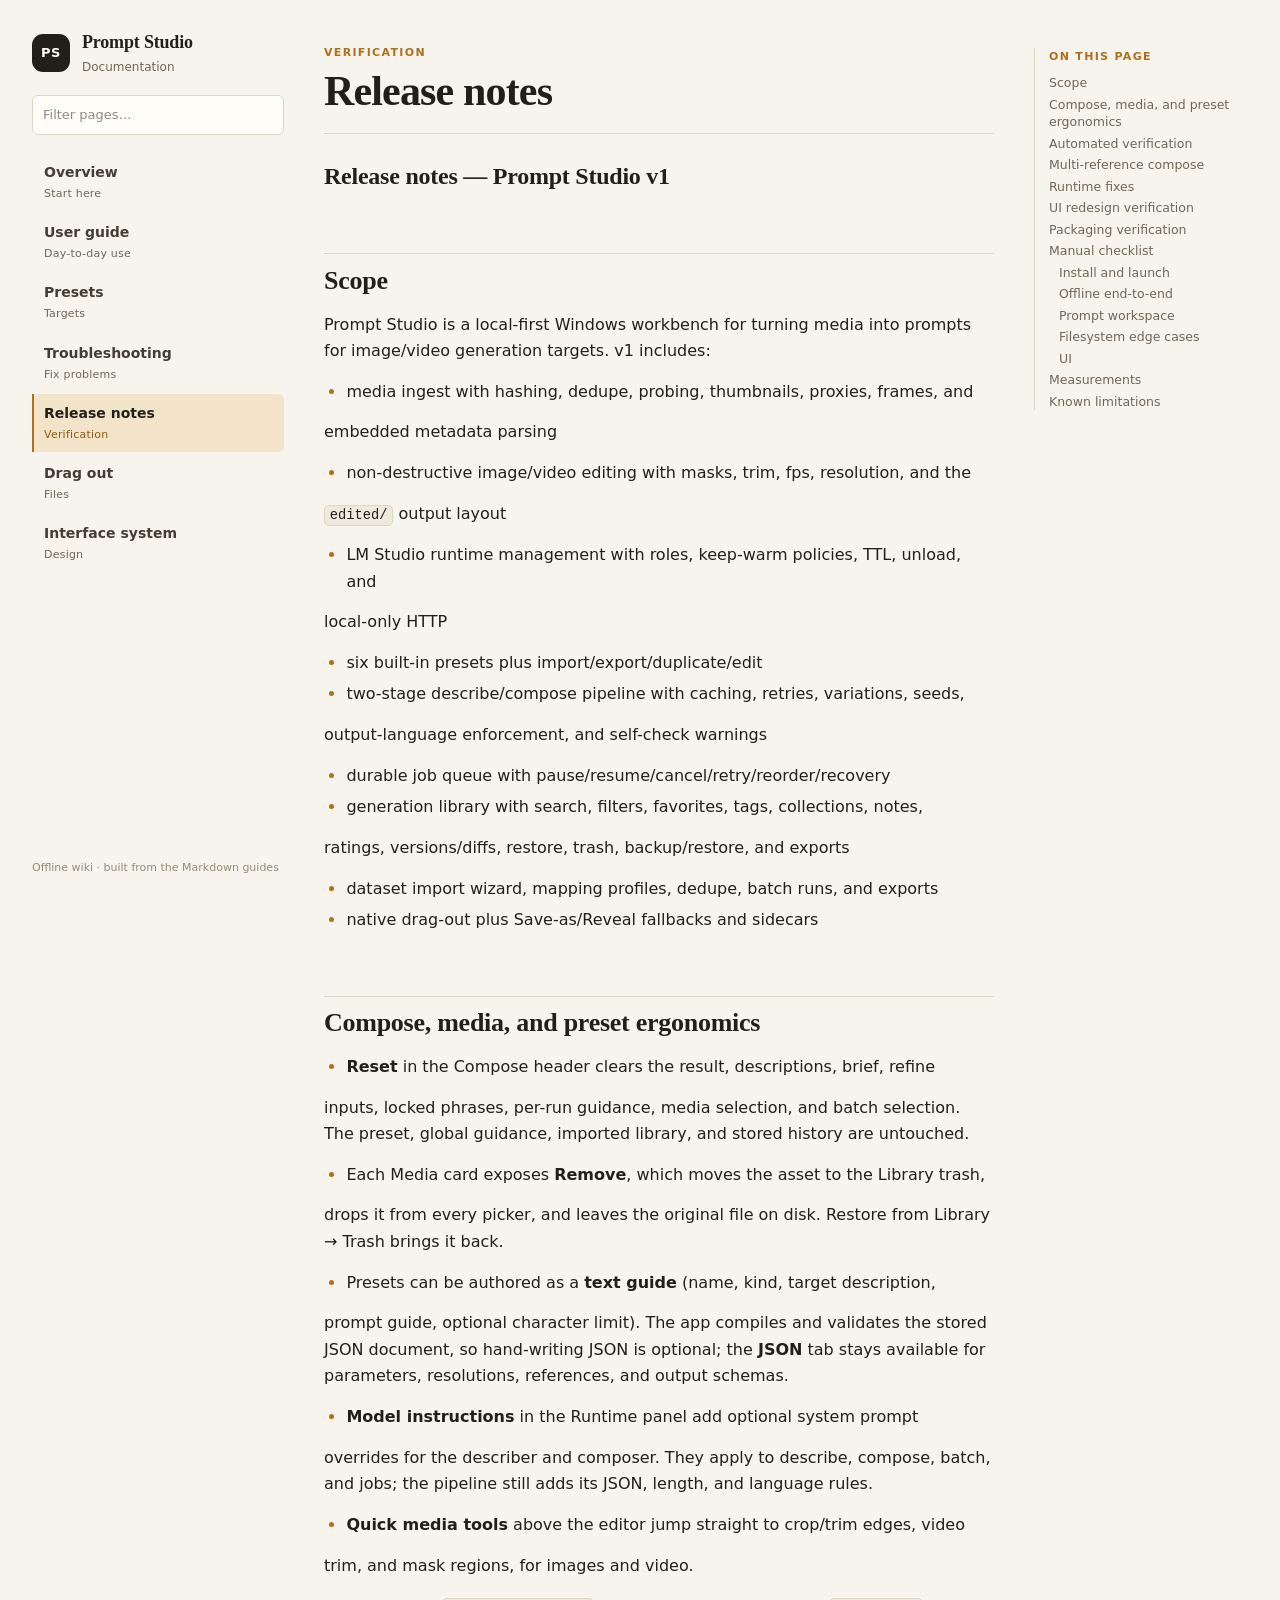
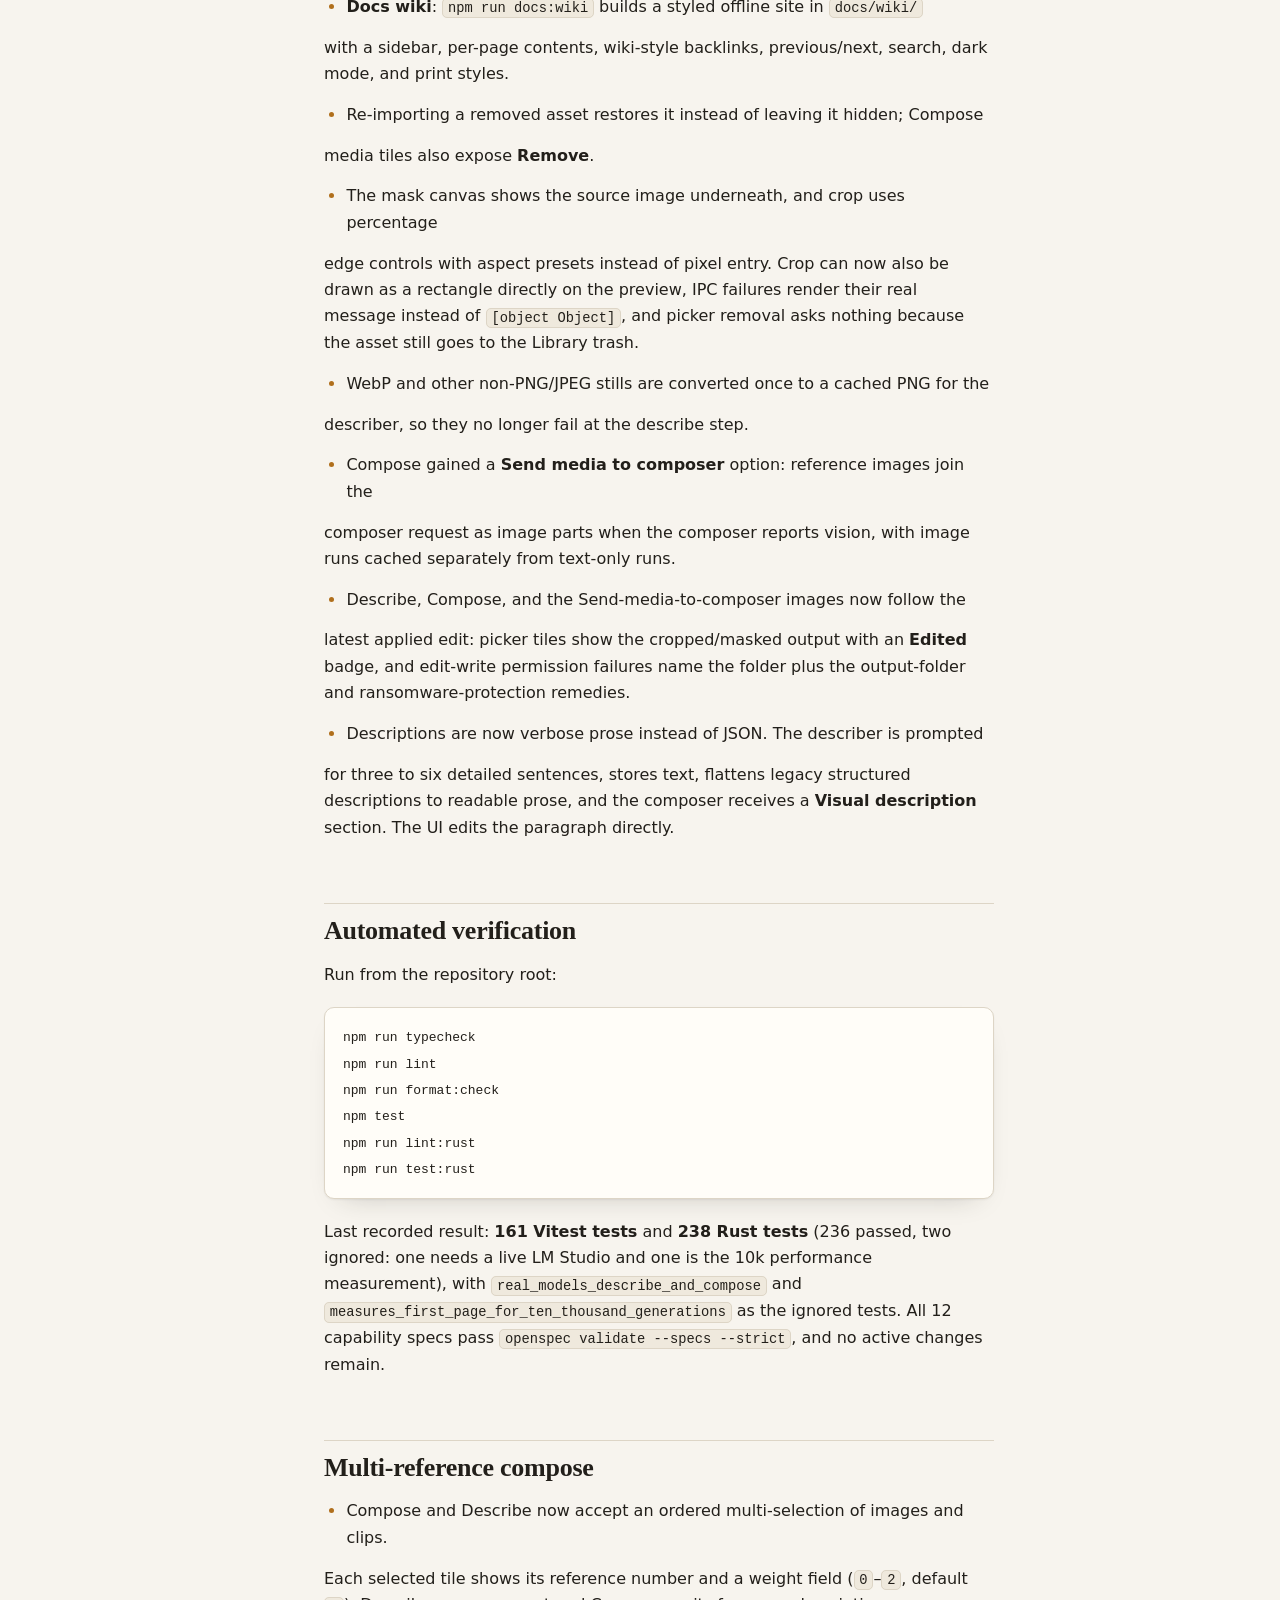
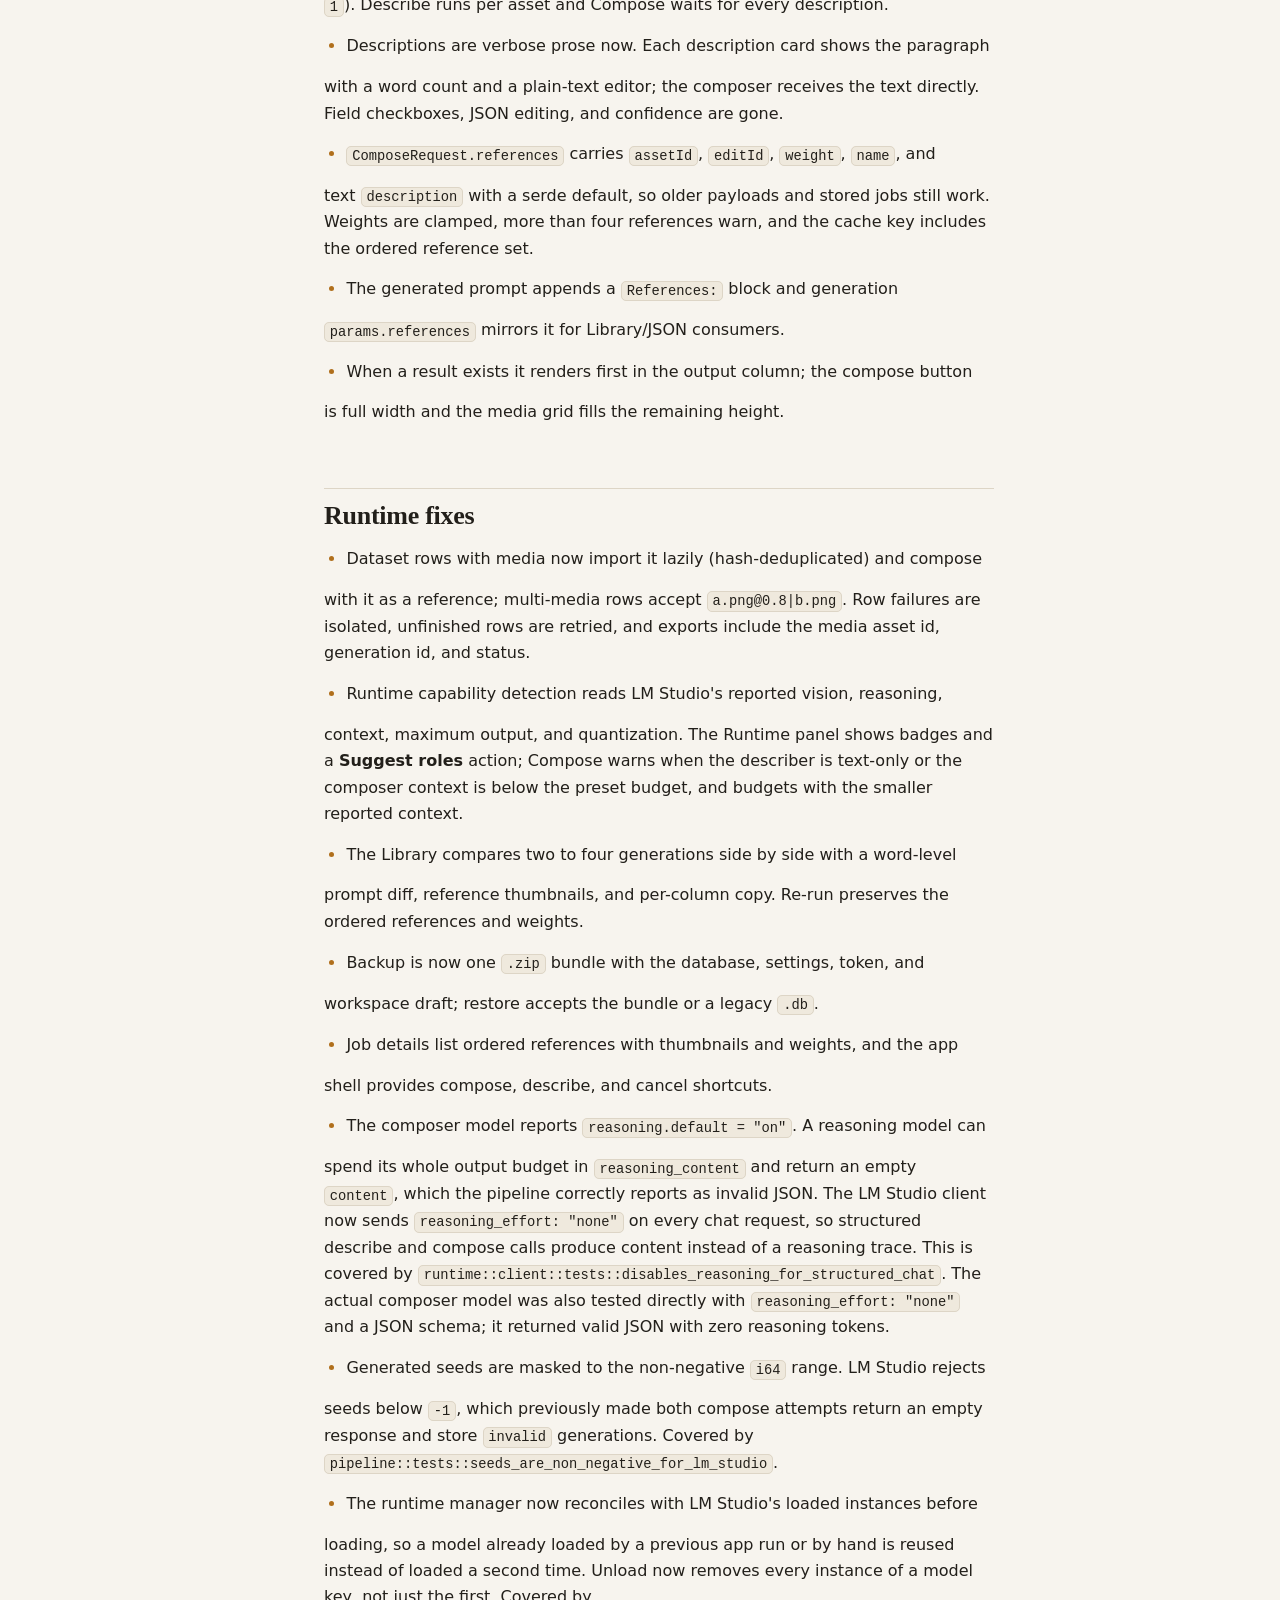
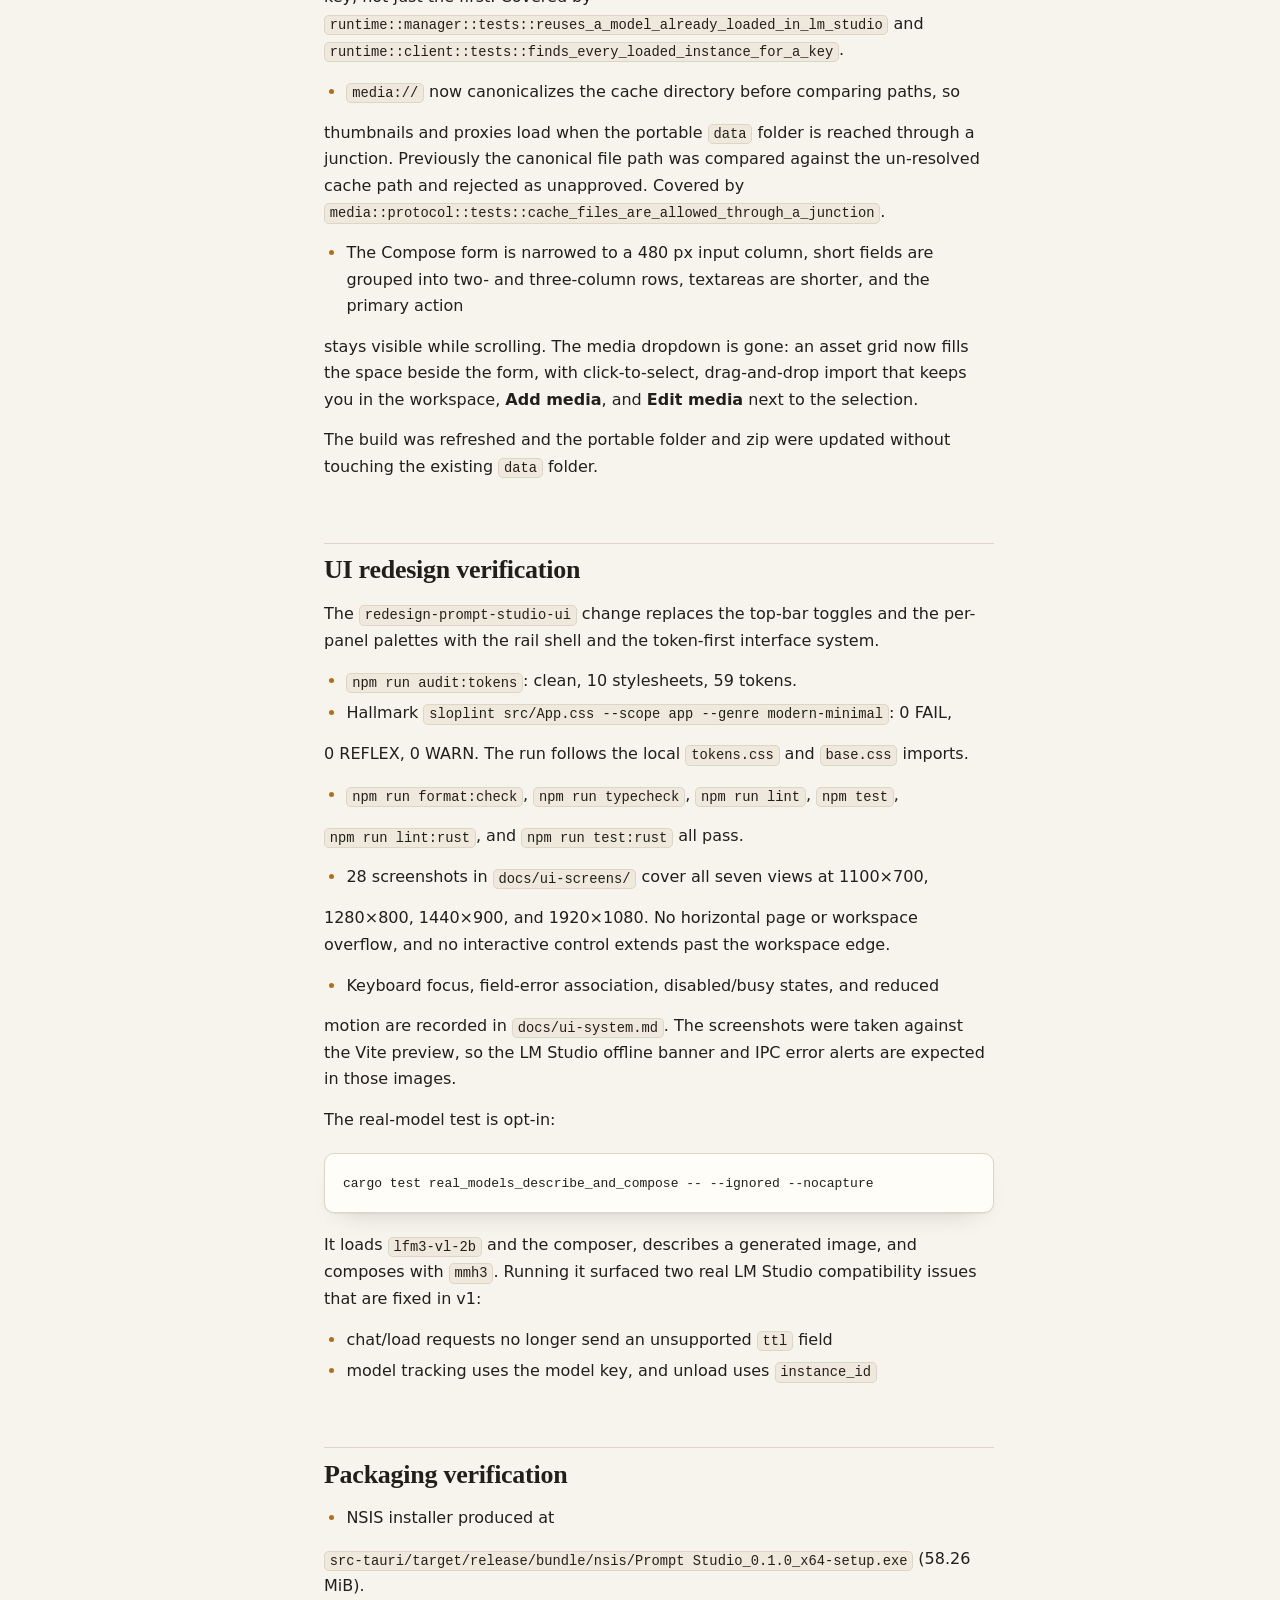
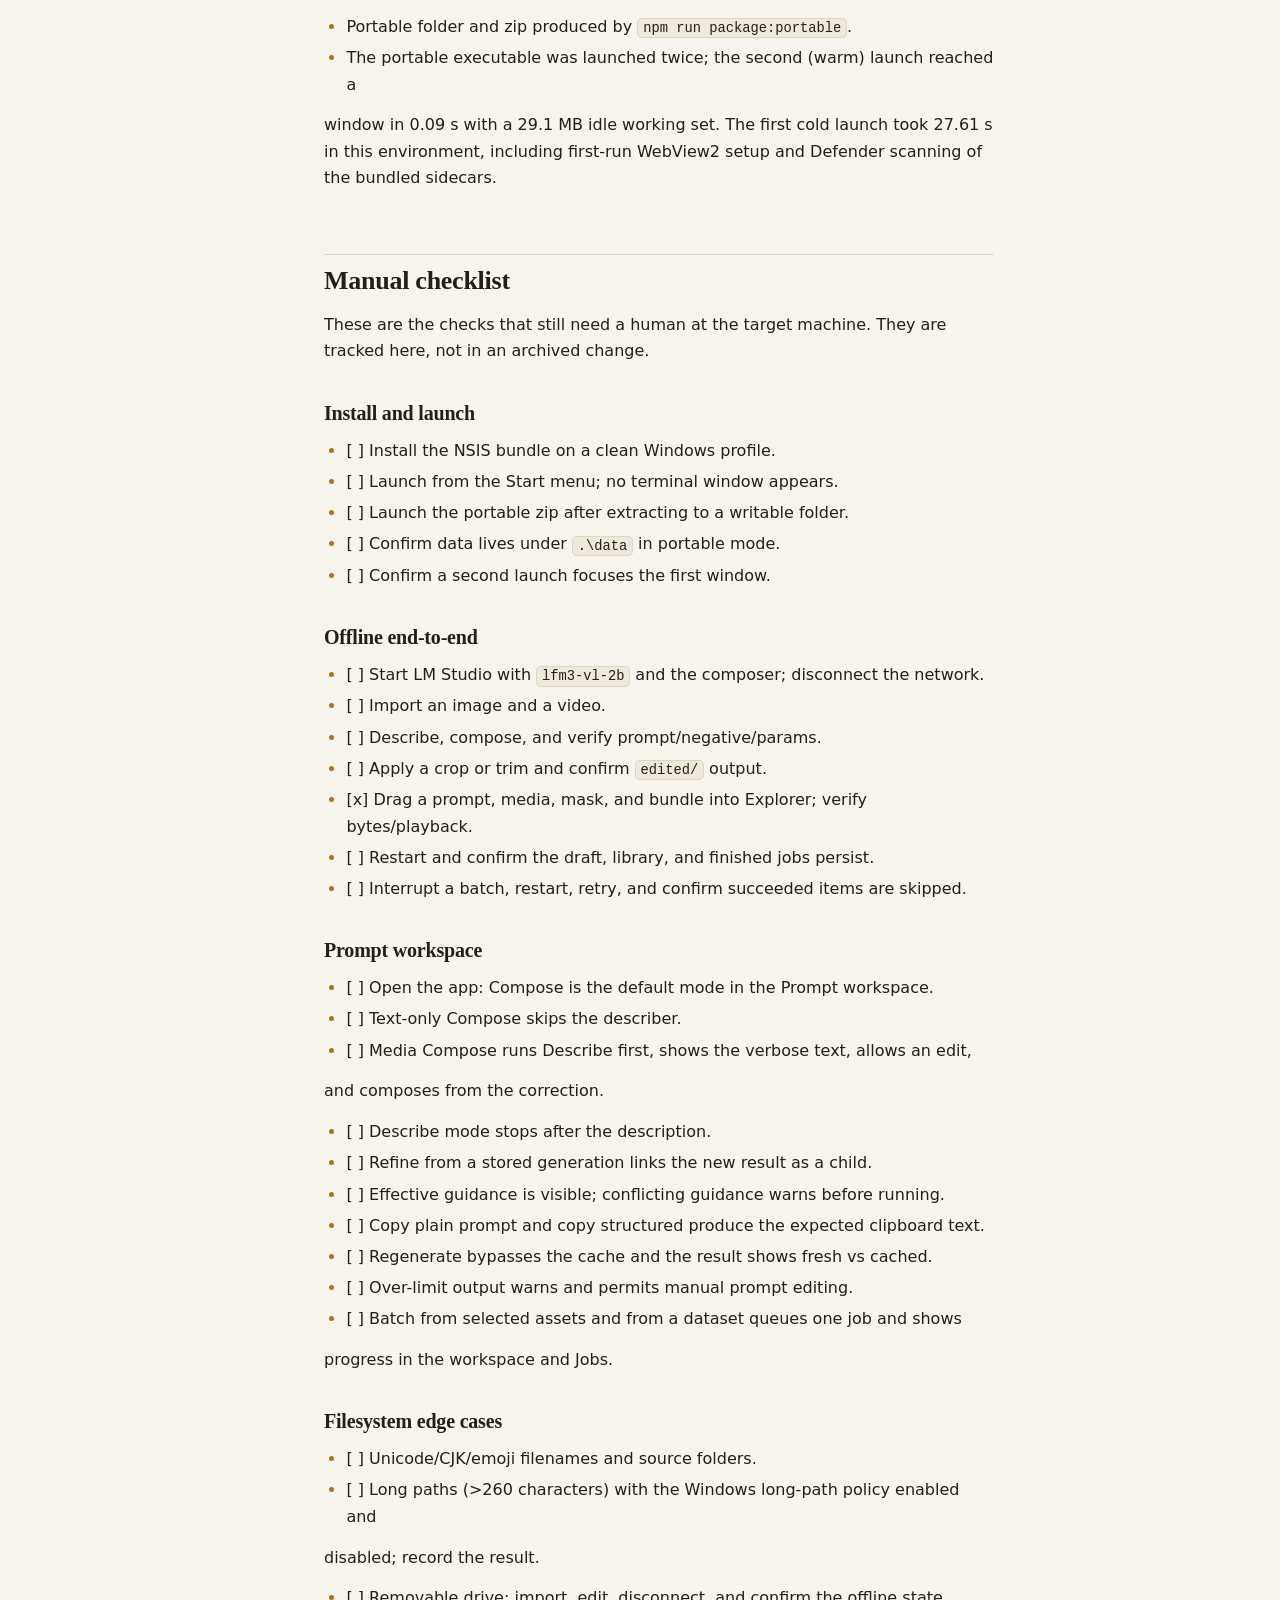
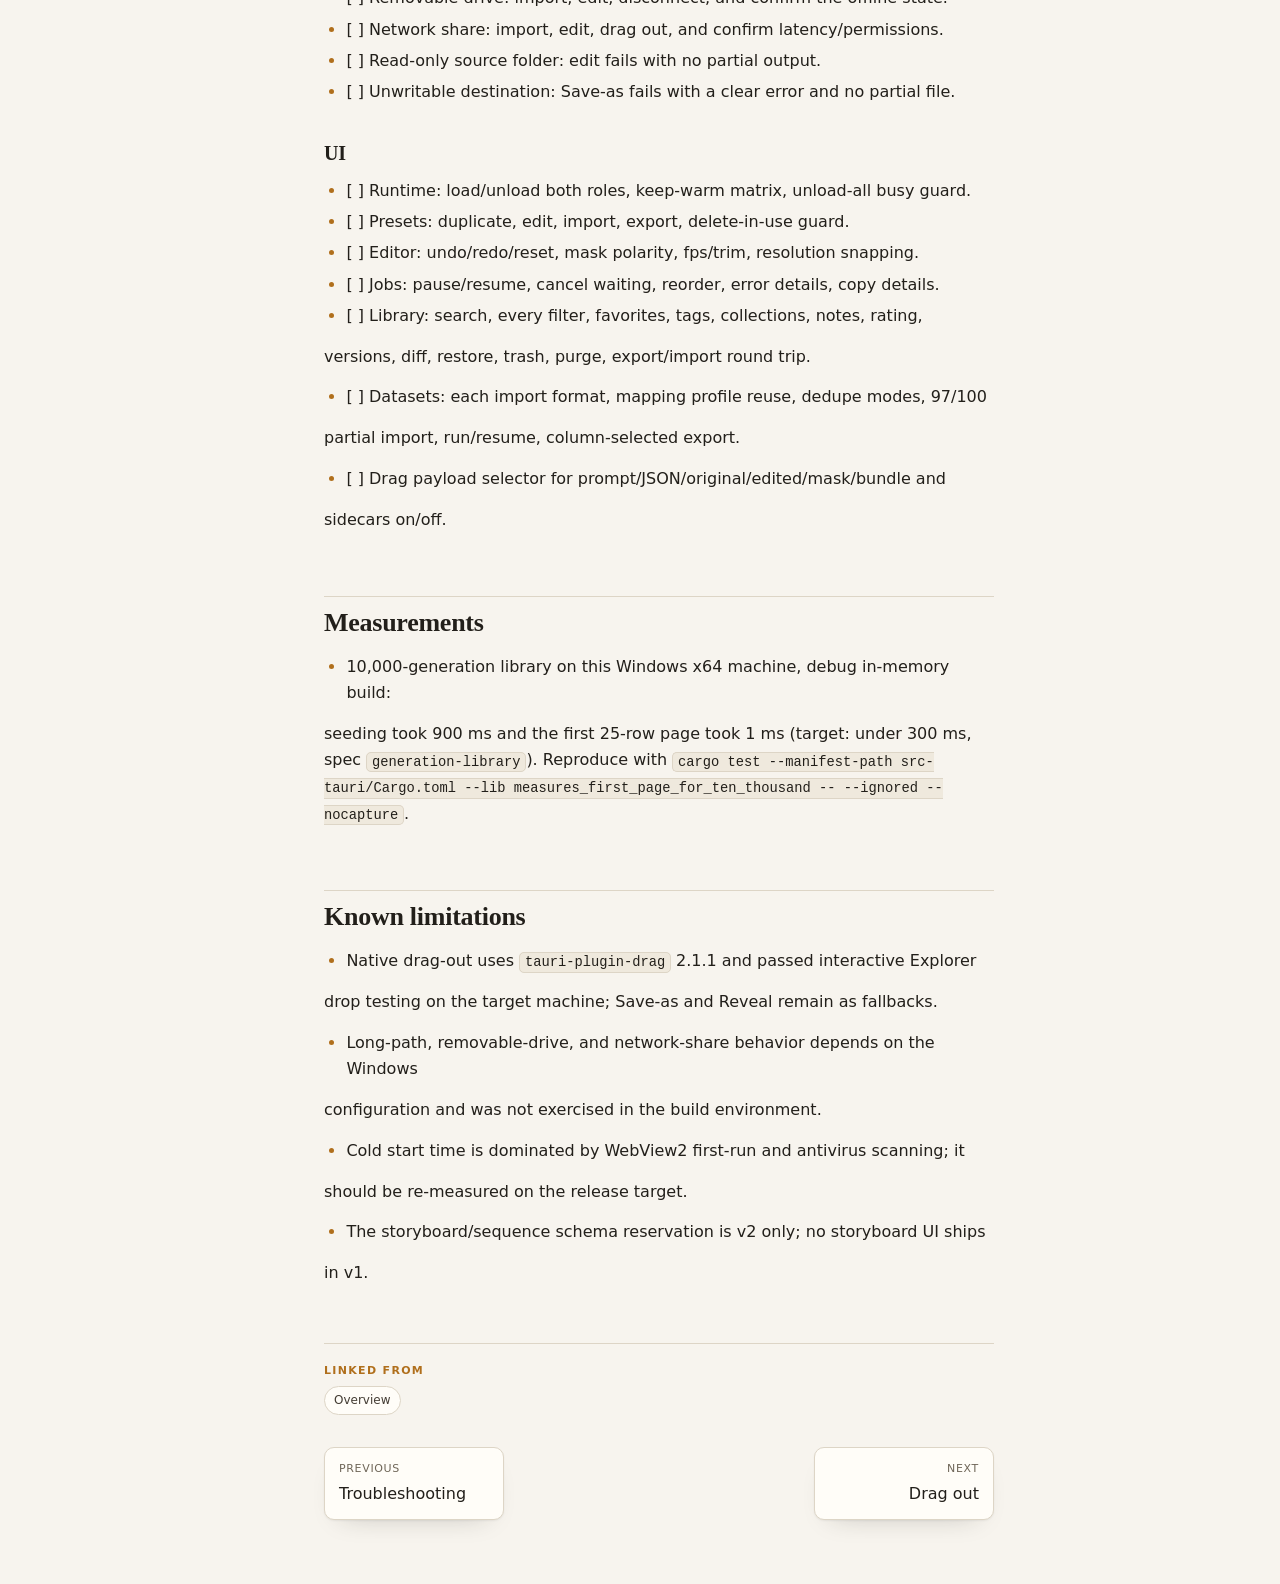
<file: docs/wiki/release-notes.html>
<!doctype html>
<html lang="en">
<head>
<meta charset="utf-8" />
<meta name="viewport" content="width=device-width, initial-scale=1" />
<title>Release notes · Prompt Studio docs</title>
<meta name="description" content="Prompt Studio documentation: Release notes" />
<link rel="stylesheet" href="assets/wiki.css" />
</head>
<body data-page="release-notes.html">
<a class="skip" href="#content">Skip to content</a>
<div class="shell">
  <aside class="sidebar">
    <a class="brand" href="index.html">
      <span class="brand-mark" aria-hidden="true">PS</span>
      <span><strong>Prompt Studio</strong><small>Documentation</small></span>
    </a>
    <label class="search">
      <span class="visually-hidden">Filter pages</span>
      <input id="nav-filter" type="search" placeholder="Filter pages…" autocomplete="off" />
    </label>
    <nav class="nav" aria-label="Documentation"><a class="nav-link" href="index.html" data-title="overview start here"><span>Overview</span><small>Start here</small></a>
<a class="nav-link" href="user-guide.html" data-title="user guide day-to-day use"><span>User guide</span><small>Day-to-day use</small></a>
<a class="nav-link" href="presets.html" data-title="presets targets"><span>Presets</span><small>Targets</small></a>
<a class="nav-link" href="troubleshooting.html" data-title="troubleshooting fix problems"><span>Troubleshooting</span><small>Fix problems</small></a>
<a class="nav-link is-current" href="release-notes.html" data-title="release notes verification"><span>Release notes</span><small>Verification</small></a>
<a class="nav-link" href="drag-out.html" data-title="drag out files"><span>Drag out</span><small>Files</small></a>
<a class="nav-link" href="ui-system.html" data-title="interface system design"><span>Interface system</span><small>Design</small></a></nav>
    <p class="sidebar-foot">Offline wiki · built from the Markdown guides</p>
  </aside>
  <main id="content" class="content">
    <header class="page-head">
      <p class="eyebrow">Verification</p>
      <h1>Release notes</h1>
    </header>
    <article class="prose">
<h1 id="release-notes-—-prompt-studio-v1">Release notes — Prompt Studio v1</h1>
<h2 id="scope">Scope</h2>
<p>Prompt Studio is a local-first Windows workbench for turning media into prompts for image/video generation targets. v1 includes:</p>
<ul><li>media ingest with hashing, dedupe, probing, thumbnails, proxies, frames, and</li></ul>
<p>embedded metadata parsing</p>
<ul><li>non-destructive image/video editing with masks, trim, fps, resolution, and the</li></ul>
<p><code>edited/</code> output layout</p>
<ul><li>LM Studio runtime management with roles, keep-warm policies, TTL, unload, and</li></ul>
<p>local-only HTTP</p>
<ul><li>six built-in presets plus import/export/duplicate/edit</li><li>two-stage describe/compose pipeline with caching, retries, variations, seeds,</li></ul>
<p>output-language enforcement, and self-check warnings</p>
<ul><li>durable job queue with pause/resume/cancel/retry/reorder/recovery</li><li>generation library with search, filters, favorites, tags, collections, notes,</li></ul>
<p>ratings, versions/diffs, restore, trash, backup/restore, and exports</p>
<ul><li>dataset import wizard, mapping profiles, dedupe, batch runs, and exports</li><li>native drag-out plus Save-as/Reveal fallbacks and sidecars</li></ul>
<h2 id="compose-media-and-preset-ergonomics">Compose, media, and preset ergonomics</h2>
<ul><li><strong>Reset</strong> in the Compose header clears the result, descriptions, brief, refine</li></ul>
<p>inputs, locked phrases, per-run guidance, media selection, and batch selection. The preset, global guidance, imported library, and stored history are untouched.</p>
<ul><li>Each Media card exposes <strong>Remove</strong>, which moves the asset to the Library trash,</li></ul>
<p>drops it from every picker, and leaves the original file on disk. Restore from Library → Trash brings it back.</p>
<ul><li>Presets can be authored as a <strong>text guide</strong> (name, kind, target description,</li></ul>
<p>prompt guide, optional character limit). The app compiles and validates the stored JSON document, so hand-writing JSON is optional; the <strong>JSON</strong> tab stays available for parameters, resolutions, references, and output schemas.</p>
<ul><li><strong>Model instructions</strong> in the Runtime panel add optional system prompt</li></ul>
<p>overrides for the describer and composer. They apply to describe, compose, batch, and jobs; the pipeline still adds its JSON, length, and language rules.</p>
<ul><li><strong>Quick media tools</strong> above the editor jump straight to crop/trim edges, video</li></ul>
<p>trim, and mask regions, for images and video.</p>
<ul><li><strong>Docs wiki</strong>: <code>npm run docs:wiki</code> builds a styled offline site in <code>docs/wiki/</code></li></ul>
<p>with a sidebar, per-page contents, wiki-style backlinks, previous/next, search, dark mode, and print styles.</p>
<ul><li>Re-importing a removed asset restores it instead of leaving it hidden; Compose</li></ul>
<p>media tiles also expose <strong>Remove</strong>.</p>
<ul><li>The mask canvas shows the source image underneath, and crop uses percentage</li></ul>
<p>edge controls with aspect presets instead of pixel entry. Crop can now also be drawn as a rectangle directly on the preview, IPC failures render their real message instead of <code>[object Object]</code>, and picker removal asks nothing because the asset still goes to the Library trash.</p>
<ul><li>WebP and other non-PNG/JPEG stills are converted once to a cached PNG for the</li></ul>
<p>describer, so they no longer fail at the describe step.</p>
<ul><li>Compose gained a <strong>Send media to composer</strong> option: reference images join the</li></ul>
<p>composer request as image parts when the composer reports vision, with image runs cached separately from text-only runs.</p>
<ul><li>Describe, Compose, and the Send-media-to-composer images now follow the</li></ul>
<p>latest applied edit: picker tiles show the cropped/masked output with an <strong>Edited</strong> badge, and edit-write permission failures name the folder plus the output-folder and ransomware-protection remedies.</p>
<ul><li>Descriptions are now verbose prose instead of JSON. The describer is prompted</li></ul>
<p>for three to six detailed sentences, stores text, flattens legacy structured descriptions to readable prose, and the composer receives a <strong>Visual description</strong> section. The UI edits the paragraph directly.</p>
<h2 id="automated-verification">Automated verification</h2>
<p>Run from the repository root:</p>
<pre class="code"><code>npm run typecheck
npm run lint
npm run format:check
npm test
npm run lint:rust
npm run test:rust</code></pre>
<p>Last recorded result: <strong>161 Vitest tests</strong> and <strong>238 Rust tests</strong> (236 passed, two ignored: one needs a live LM Studio and one is the 10k performance measurement), with <code>real_models_describe_and_compose</code> and <code>measures_first_page_for_ten_thousand_generations</code> as the ignored tests. All 12 capability specs pass <code>openspec validate --specs --strict</code>, and no active changes remain.</p>
<h2 id="multi-reference-compose">Multi-reference compose</h2>
<ul><li>Compose and Describe now accept an ordered multi-selection of images and clips.</li></ul>
<p>Each selected tile shows its reference number and a weight field (<code>0</code>–<code>2</code>, default <code>1</code>). Describe runs per asset and Compose waits for every description.</p>
<ul><li>Descriptions are verbose prose now. Each description card shows the paragraph</li></ul>
<p>with a word count and a plain-text editor; the composer receives the text directly. Field checkboxes, JSON editing, and confidence are gone.</p>
<ul><li><code>ComposeRequest.references</code> carries <code>assetId</code>, <code>editId</code>, <code>weight</code>, <code>name</code>, and</li></ul>
<p>text <code>description</code> with a serde default, so older payloads and stored jobs still work. Weights are clamped, more than four references warn, and the cache key includes the ordered reference set.</p>
<ul><li>The generated prompt appends a <code>References:</code> block and generation</li></ul>
<p><code>params.references</code> mirrors it for Library/JSON consumers.</p>
<ul><li>When a result exists it renders first in the output column; the compose button</li></ul>
<p>is full width and the media grid fills the remaining height.</p>
<h2 id="runtime-fixes">Runtime fixes</h2>
<ul><li>Dataset rows with media now import it lazily (hash-deduplicated) and compose</li></ul>
<p>with it as a reference; multi-media rows accept <code>a.png@0.8|b.png</code>. Row failures are isolated, unfinished rows are retried, and exports include the media asset id, generation id, and status.</p>
<ul><li>Runtime capability detection reads LM Studio's reported vision, reasoning,</li></ul>
<p>context, maximum output, and quantization. The Runtime panel shows badges and a <strong>Suggest roles</strong> action; Compose warns when the describer is text-only or the composer context is below the preset budget, and budgets with the smaller reported context.</p>
<ul><li>The Library compares two to four generations side by side with a word-level</li></ul>
<p>prompt diff, reference thumbnails, and per-column copy. Re-run preserves the ordered references and weights.</p>
<ul><li>Backup is now one <code>.zip</code> bundle with the database, settings, token, and</li></ul>
<p>workspace draft; restore accepts the bundle or a legacy <code>.db</code>.</p>
<ul><li>Job details list ordered references with thumbnails and weights, and the app</li></ul>
<p>shell provides compose, describe, and cancel shortcuts.</p>
<ul><li>The composer model reports <code>reasoning.default = &quot;on&quot;</code>. A reasoning model can</li></ul>
<p>spend its whole output budget in <code>reasoning_content</code> and return an empty <code>content</code>, which the pipeline correctly reports as invalid JSON. The LM Studio client now sends <code>reasoning_effort: &quot;none&quot;</code> on every chat request, so structured describe and compose calls produce content instead of a reasoning trace. This is covered by <code>runtime::client::tests::disables_reasoning_for_structured_chat</code>. The actual composer model was also tested directly with <code>reasoning_effort: &quot;none&quot;</code> and a JSON schema; it returned valid JSON with zero reasoning tokens.</p>
<ul><li>Generated seeds are masked to the non-negative <code>i64</code> range. LM Studio rejects</li></ul>
<p>seeds below <code>-1</code>, which previously made both compose attempts return an empty response and store <code>invalid</code> generations. Covered by <code>pipeline::tests::seeds_are_non_negative_for_lm_studio</code>.</p>
<ul><li>The runtime manager now reconciles with LM Studio's loaded instances before</li></ul>
<p>loading, so a model already loaded by a previous app run or by hand is reused instead of loaded a second time. Unload now removes every instance of a model key, not just the first. Covered by <code>runtime::manager::tests::reuses_a_model_already_loaded_in_lm_studio</code> and <code>runtime::client::tests::finds_every_loaded_instance_for_a_key</code>.</p>
<ul><li><code>media://</code> now canonicalizes the cache directory before comparing paths, so</li></ul>
<p>thumbnails and proxies load when the portable <code>data</code> folder is reached through a junction. Previously the canonical file path was compared against the un-resolved cache path and rejected as unapproved. Covered by <code>media::protocol::tests::cache_files_are_allowed_through_a_junction</code>.</p>
<ul><li>The Compose form is narrowed to a 480 px input column, short fields are grouped into two- and three-column rows, textareas are shorter, and the primary action</li></ul>
<p>stays visible while scrolling. The media dropdown is gone: an asset grid now fills the space beside the form, with click-to-select, drag-and-drop import that keeps you in the workspace, <strong>Add media</strong>, and <strong>Edit media</strong> next to the selection.</p>
<p>The build was refreshed and the portable folder and zip were updated without touching the existing <code>data</code> folder.</p>
<h2 id="ui-redesign-verification">UI redesign verification</h2>
<p>The <code>redesign-prompt-studio-ui</code> change replaces the top-bar toggles and the per-panel palettes with the rail shell and the token-first interface system.</p>
<ul><li><code>npm run audit:tokens</code>: clean, 10 stylesheets, 59 tokens.</li><li>Hallmark <code>sloplint src/App.css --scope app --genre modern-minimal</code>: 0 FAIL,</li></ul>
<p>0 REFLEX, 0 WARN. The run follows the local <code>tokens.css</code> and <code>base.css</code> imports.</p>
<ul><li><code>npm run format:check</code>, <code>npm run typecheck</code>, <code>npm run lint</code>, <code>npm test</code>,</li></ul>
<p><code>npm run lint:rust</code>, and <code>npm run test:rust</code> all pass.</p>
<ul><li>28 screenshots in <code>docs/ui-screens/</code> cover all seven views at 1100×700,</li></ul>
<p>1280×800, 1440×900, and 1920×1080. No horizontal page or workspace overflow, and no interactive control extends past the workspace edge.</p>
<ul><li>Keyboard focus, field-error association, disabled/busy states, and reduced</li></ul>
<p>motion are recorded in <code>docs/ui-system.md</code>. The screenshots were taken against the Vite preview, so the LM Studio offline banner and IPC error alerts are expected in those images.</p>
<p>The real-model test is opt-in:</p>
<pre class="code"><code>cargo test real_models_describe_and_compose -- --ignored --nocapture</code></pre>
<p>It loads <code>lfm3-vl-2b</code> and the composer, describes a generated image, and composes with <code>mmh3</code>. Running it surfaced two real LM Studio compatibility issues that are fixed in v1:</p>
<ul><li>chat/load requests no longer send an unsupported <code>ttl</code> field</li><li>model tracking uses the model key, and unload uses <code>instance_id</code></li></ul>
<h2 id="packaging-verification">Packaging verification</h2>
<ul><li>NSIS installer produced at</li></ul>
<p><code>src-tauri/target/release/bundle/nsis/Prompt Studio_0.1.0_x64-setup.exe</code> (58.26 MiB).</p>
<ul><li>Portable folder and zip produced by <code>npm run package:portable</code>.</li><li>The portable executable was launched twice; the second (warm) launch reached a</li></ul>
<p>window in 0.09 s with a 29.1 MB idle working set. The first cold launch took 27.61 s in this environment, including first-run WebView2 setup and Defender scanning of the bundled sidecars.</p>
<h2 id="manual-checklist">Manual checklist</h2>
<p>These are the checks that still need a human at the target machine. They are tracked here, not in an archived change.</p>
<h3 id="install-and-launch">Install and launch</h3>
<ul><li>[ ] Install the NSIS bundle on a clean Windows profile.</li><li>[ ] Launch from the Start menu; no terminal window appears.</li><li>[ ] Launch the portable zip after extracting to a writable folder.</li><li>[ ] Confirm data lives under <code>.\data</code> in portable mode.</li><li>[ ] Confirm a second launch focuses the first window.</li></ul>
<h3 id="offline-end-to-end">Offline end-to-end</h3>
<ul><li>[ ] Start LM Studio with <code>lfm3-vl-2b</code> and the composer; disconnect the network.</li><li>[ ] Import an image and a video.</li><li>[ ] Describe, compose, and verify prompt/negative/params.</li><li>[ ] Apply a crop or trim and confirm <code>edited/</code> output.</li><li>[x] Drag a prompt, media, mask, and bundle into Explorer; verify bytes/playback.</li><li>[ ] Restart and confirm the draft, library, and finished jobs persist.</li><li>[ ] Interrupt a batch, restart, retry, and confirm succeeded items are skipped.</li></ul>
<h3 id="prompt-workspace">Prompt workspace</h3>
<ul><li>[ ] Open the app: Compose is the default mode in the Prompt workspace.</li><li>[ ] Text-only Compose skips the describer.</li><li>[ ] Media Compose runs Describe first, shows the verbose text, allows an edit,</li></ul>
<p>and composes from the correction.</p>
<ul><li>[ ] Describe mode stops after the description.</li><li>[ ] Refine from a stored generation links the new result as a child.</li><li>[ ] Effective guidance is visible; conflicting guidance warns before running.</li><li>[ ] Copy plain prompt and copy structured produce the expected clipboard text.</li><li>[ ] Regenerate bypasses the cache and the result shows fresh vs cached.</li><li>[ ] Over-limit output warns and permits manual prompt editing.</li><li>[ ] Batch from selected assets and from a dataset queues one job and shows</li></ul>
<p>progress in the workspace and Jobs.</p>
<h3 id="filesystem-edge-cases">Filesystem edge cases</h3>
<ul><li>[ ] Unicode/CJK/emoji filenames and source folders.</li><li>[ ] Long paths (&gt;260 characters) with the Windows long-path policy enabled and</li></ul>
<p>disabled; record the result.</p>
<ul><li>[ ] Removable drive: import, edit, disconnect, and confirm the offline state.</li><li>[ ] Network share: import, edit, drag out, and confirm latency/permissions.</li><li>[ ] Read-only source folder: edit fails with no partial output.</li><li>[ ] Unwritable destination: Save-as fails with a clear error and no partial file.</li></ul>
<h3 id="ui">UI</h3>
<ul><li>[ ] Runtime: load/unload both roles, keep-warm matrix, unload-all busy guard.</li><li>[ ] Presets: duplicate, edit, import, export, delete-in-use guard.</li><li>[ ] Editor: undo/redo/reset, mask polarity, fps/trim, resolution snapping.</li><li>[ ] Jobs: pause/resume, cancel waiting, reorder, error details, copy details.</li><li>[ ] Library: search, every filter, favorites, tags, collections, notes, rating,</li></ul>
<p>versions, diff, restore, trash, purge, export/import round trip.</p>
<ul><li>[ ] Datasets: each import format, mapping profile reuse, dedupe modes, 97/100</li></ul>
<p>partial import, run/resume, column-selected export.</p>
<ul><li>[ ] Drag payload selector for prompt/JSON/original/edited/mask/bundle and</li></ul>
<p>sidecars on/off.</p>
<h2 id="measurements">Measurements</h2>
<ul><li>10,000-generation library on this Windows x64 machine, debug in-memory build:</li></ul>
<p>seeding took 900 ms and the first 25-row page took 1 ms (target: under 300 ms, spec <code>generation-library</code>). Reproduce with <code>cargo test --manifest-path src-tauri/Cargo.toml --lib measures_first_page_for_ten_thousand -- --ignored --nocapture</code>.</p>
<h2 id="known-limitations">Known limitations</h2>
<ul><li>Native drag-out uses <code>tauri-plugin-drag</code> 2.1.1 and passed interactive Explorer</li></ul>
<p>drop testing on the target machine; Save-as and Reveal remain as fallbacks.</p>
<ul><li>Long-path, removable-drive, and network-share behavior depends on the Windows</li></ul>
<p>configuration and was not exercised in the build environment.</p>
<ul><li>Cold start time is dominated by WebView2 first-run and antivirus scanning; it</li></ul>
<p>should be re-measured on the release target.</p>
<ul><li>The storyboard/sequence schema reservation is v2 only; no storyboard UI ships</li></ul>
<p>in v1.</p>
    </article>
    <section class="backlinks"><p class="eyebrow">Linked from</p><ul><li><a href="index.html">Overview</a></li></ul></section>
    <nav class="pager" aria-label="Page navigation"><a href="troubleshooting.html"><small>Previous</small><span>Troubleshooting</span></a><a class="pager-next" href="drag-out.html"><small>Next</small><span>Drag out</span></a></nav>
  </main>
  <aside class="rail"><nav class="toc" aria-label="On this page"><p class="eyebrow">On this page</p><a class="toc-link toc-2" href="#scope">Scope</a><a class="toc-link toc-2" href="#compose-media-and-preset-ergonomics">Compose, media, and preset ergonomics</a><a class="toc-link toc-2" href="#automated-verification">Automated verification</a><a class="toc-link toc-2" href="#multi-reference-compose">Multi-reference compose</a><a class="toc-link toc-2" href="#runtime-fixes">Runtime fixes</a><a class="toc-link toc-2" href="#ui-redesign-verification">UI redesign verification</a><a class="toc-link toc-2" href="#packaging-verification">Packaging verification</a><a class="toc-link toc-2" href="#manual-checklist">Manual checklist</a><a class="toc-link toc-3" href="#install-and-launch">Install and launch</a><a class="toc-link toc-3" href="#offline-end-to-end">Offline end-to-end</a><a class="toc-link toc-3" href="#prompt-workspace">Prompt workspace</a><a class="toc-link toc-3" href="#filesystem-edge-cases">Filesystem edge cases</a><a class="toc-link toc-3" href="#ui">UI</a><a class="toc-link toc-2" href="#measurements">Measurements</a><a class="toc-link toc-2" href="#known-limitations">Known limitations</a></nav></aside>
</div>
<script src="assets/wiki.js"></script>
</body>
</html>
</file>
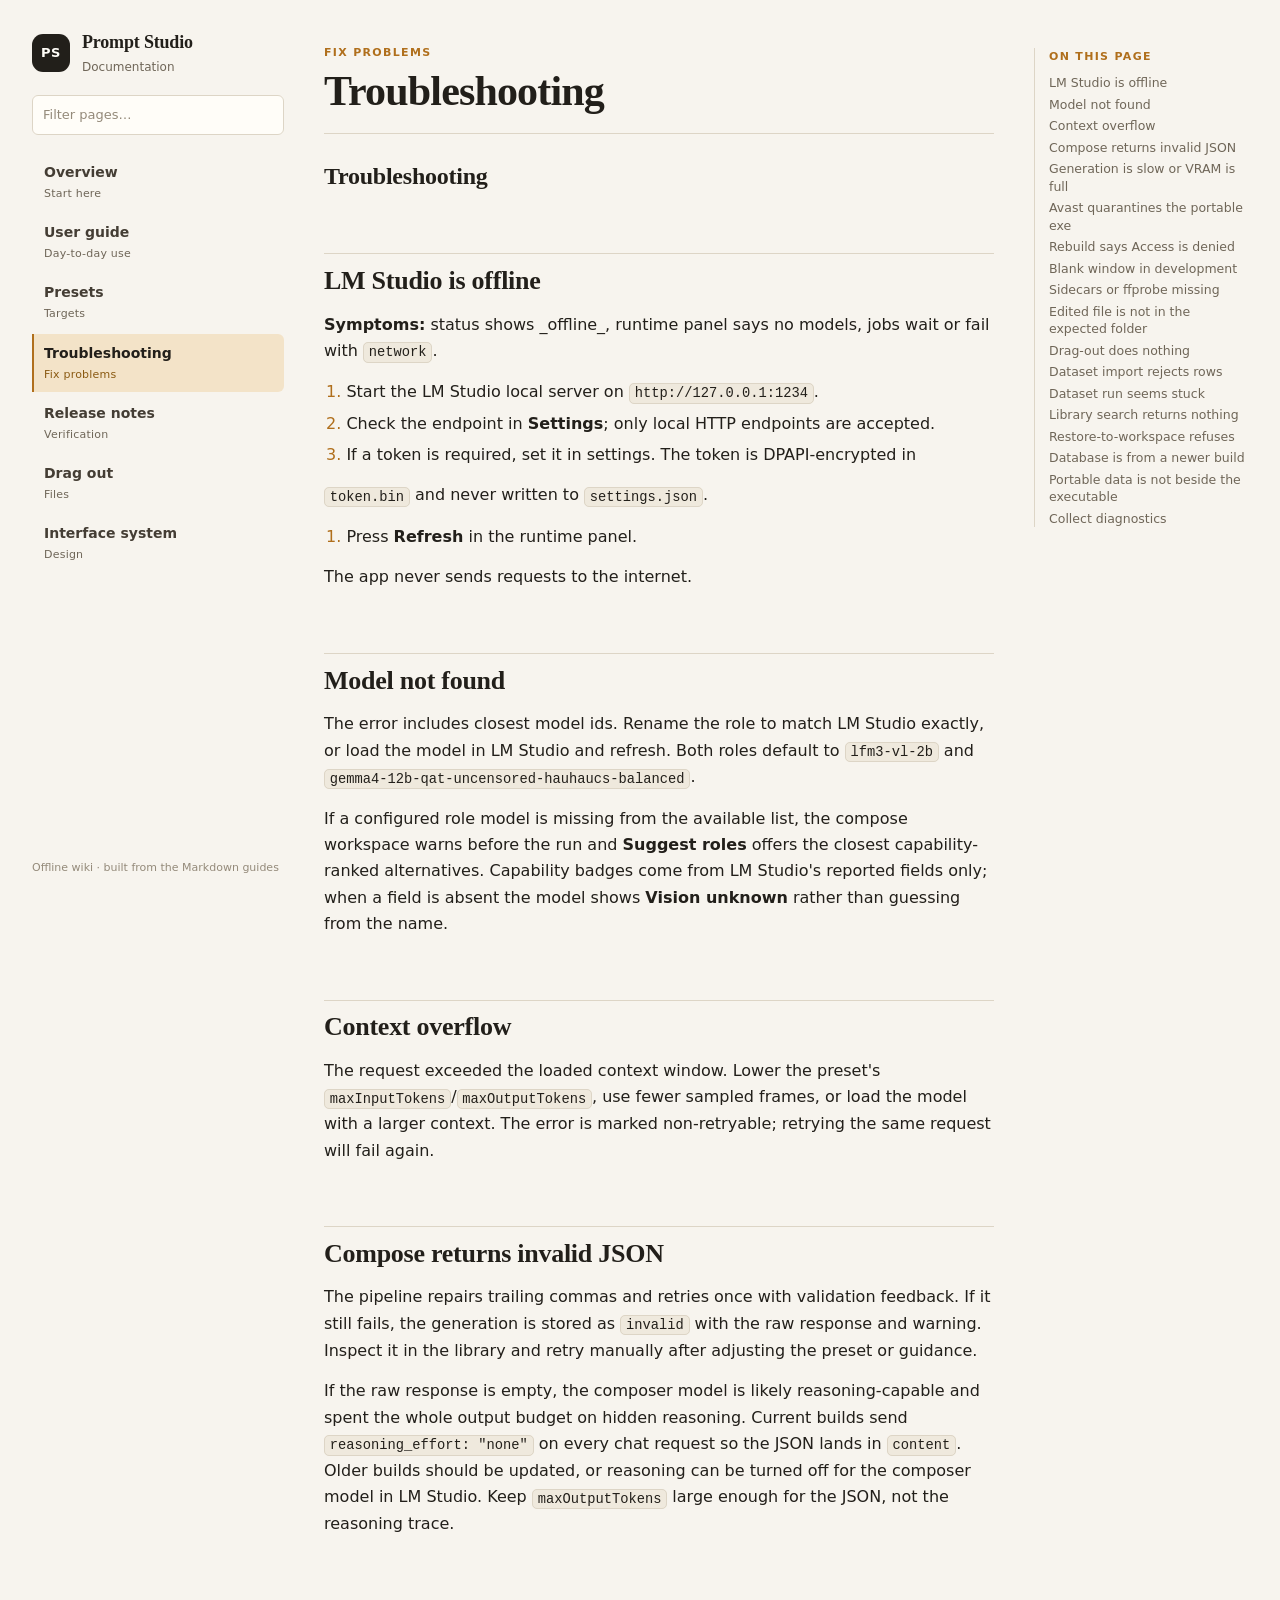
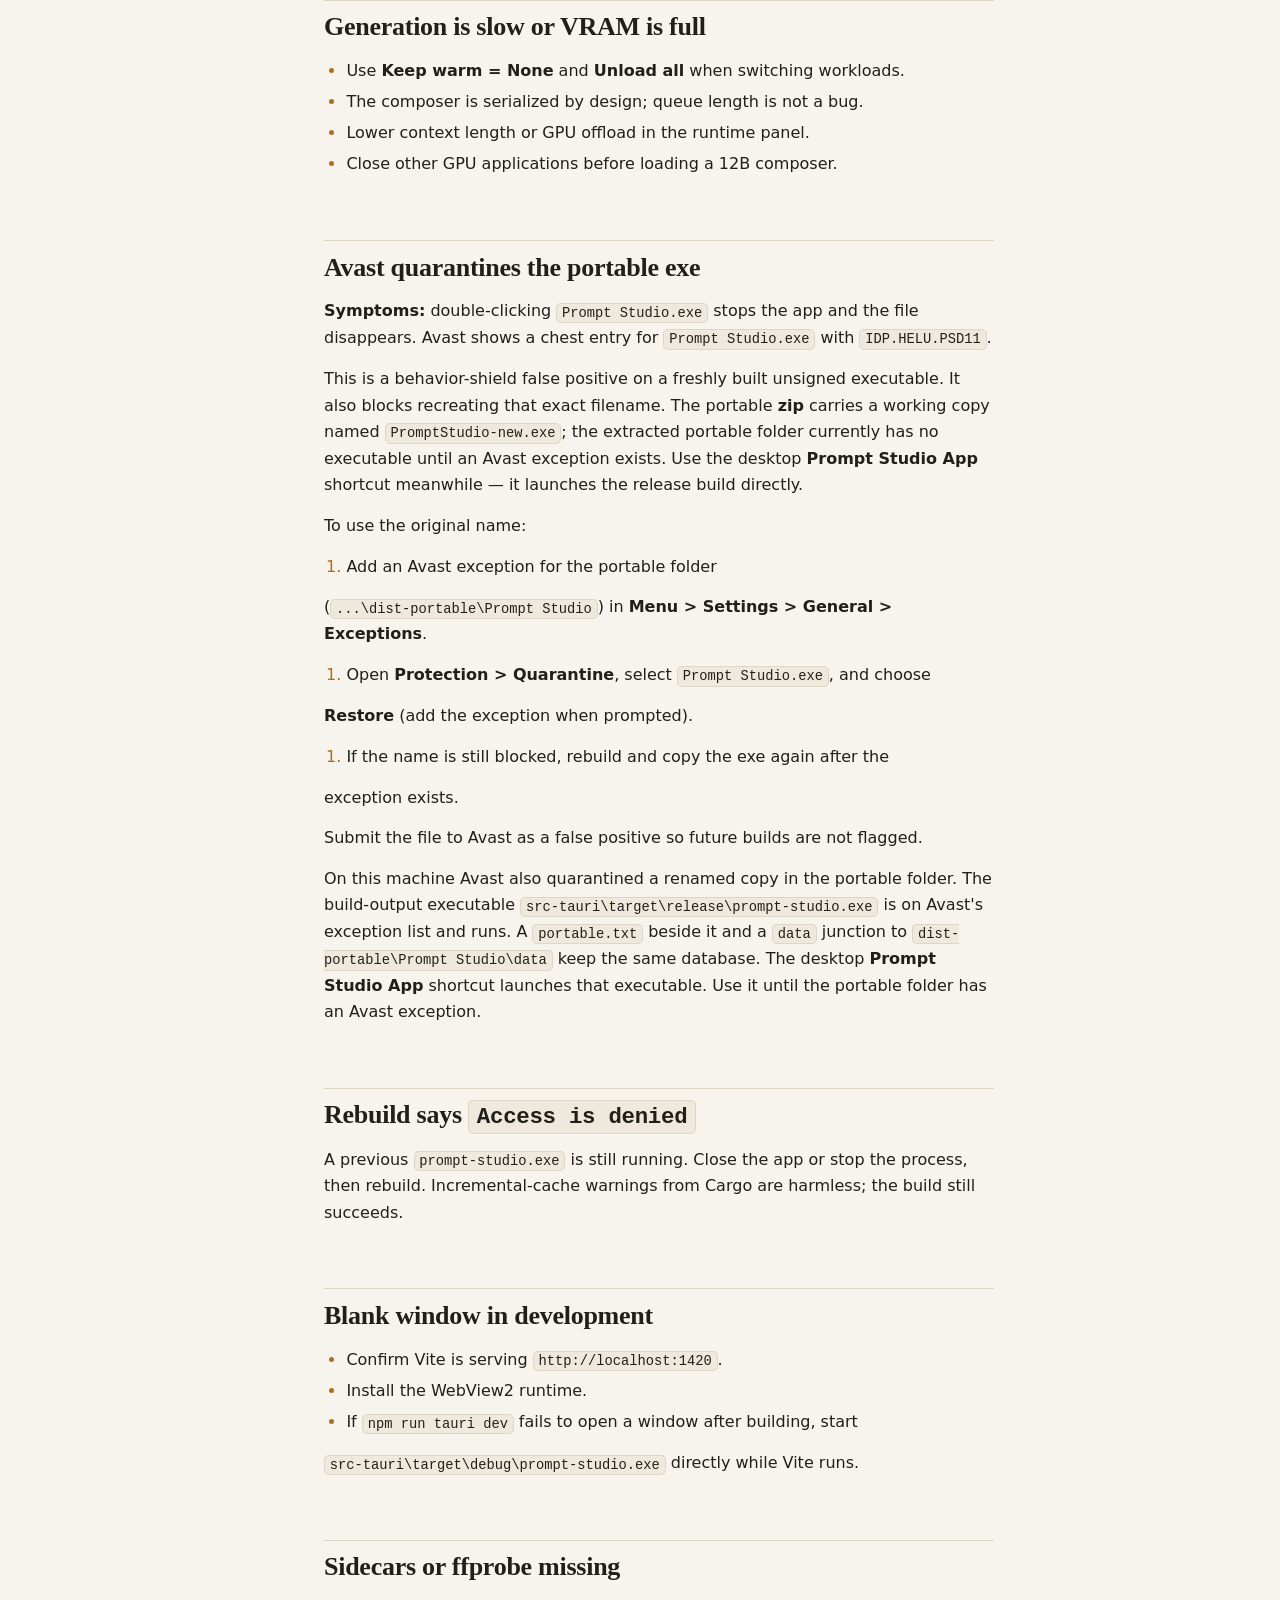
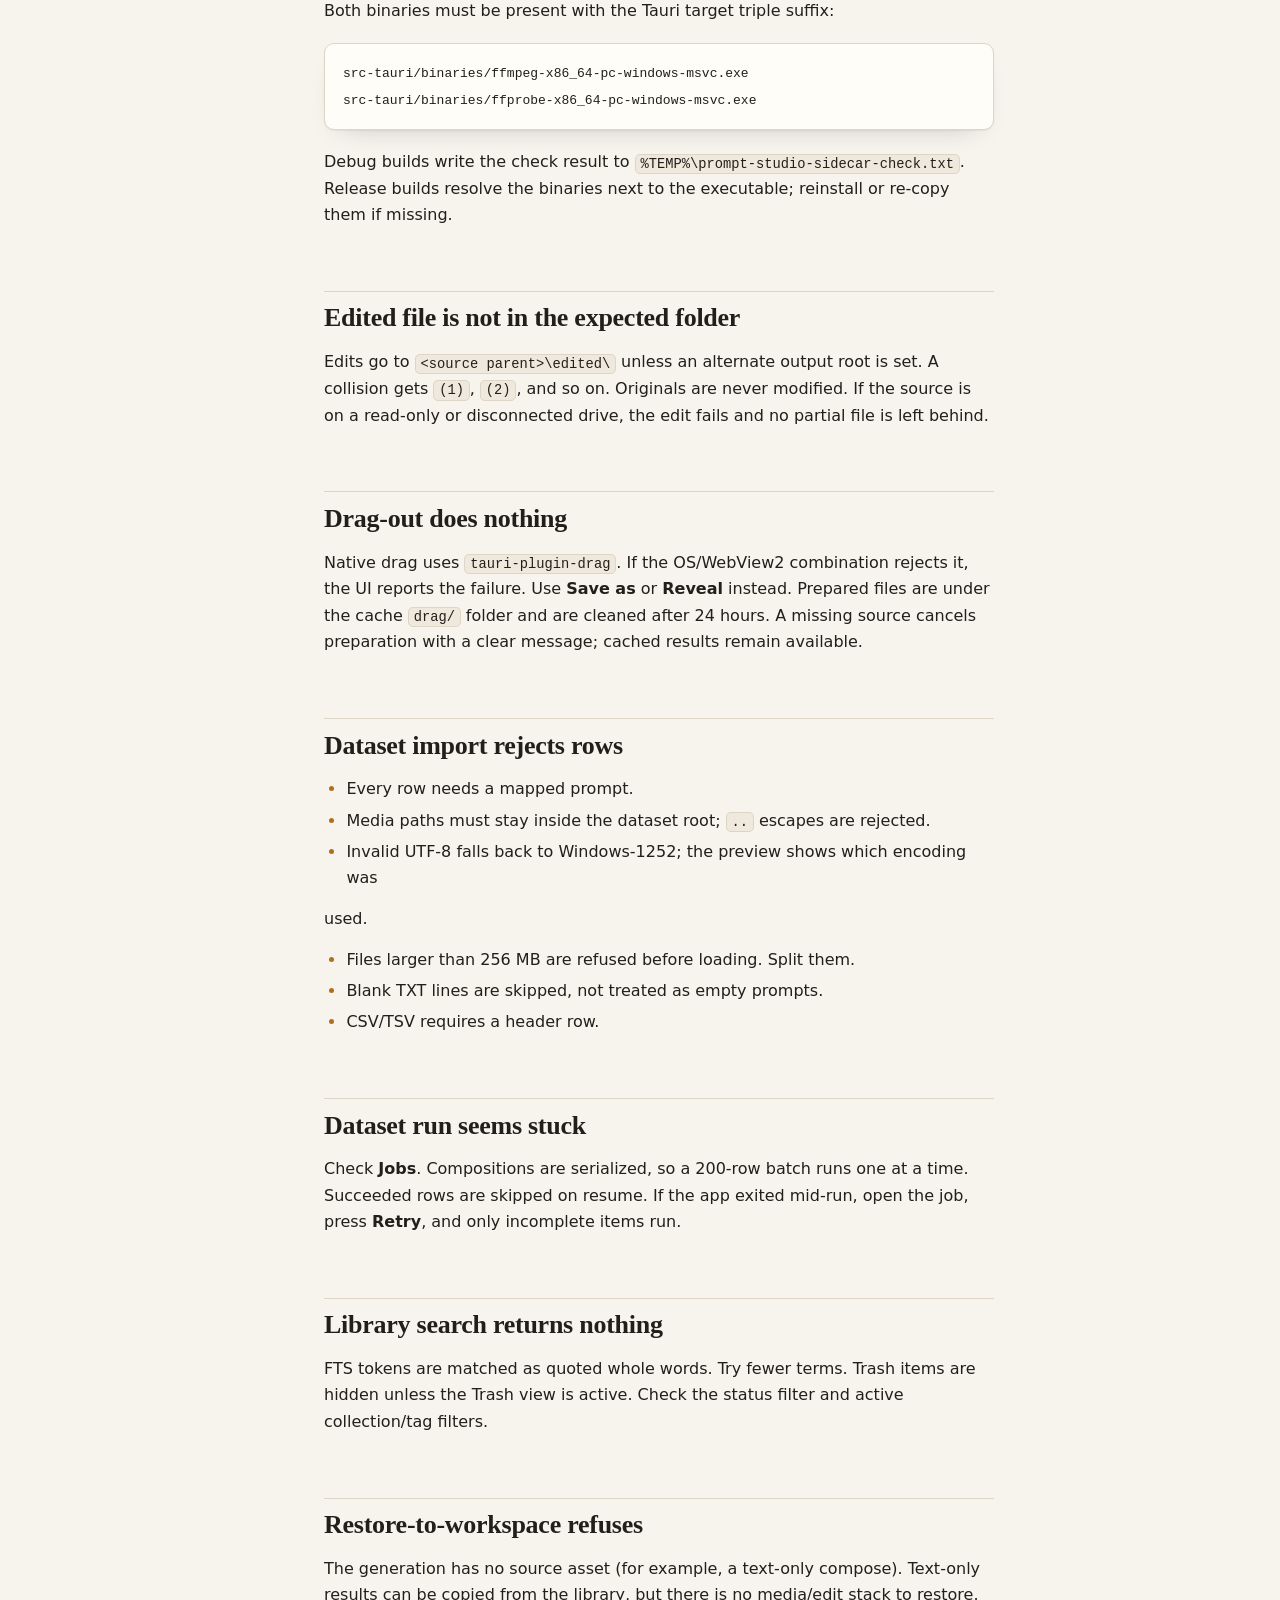
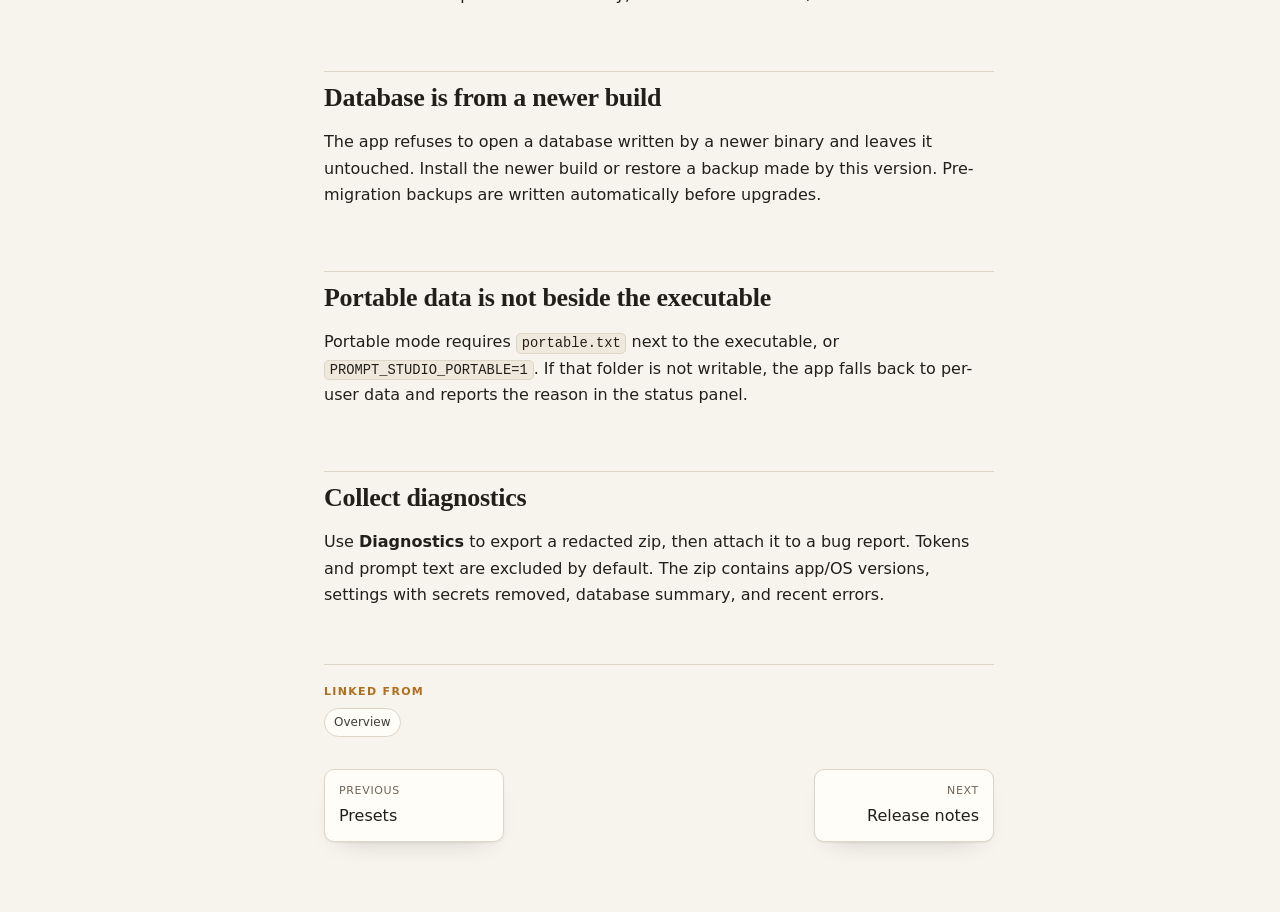
<file: docs/wiki/troubleshooting.html>
<!doctype html>
<html lang="en">
<head>
<meta charset="utf-8" />
<meta name="viewport" content="width=device-width, initial-scale=1" />
<title>Troubleshooting · Prompt Studio docs</title>
<meta name="description" content="Prompt Studio documentation: Troubleshooting" />
<link rel="stylesheet" href="assets/wiki.css" />
</head>
<body data-page="troubleshooting.html">
<a class="skip" href="#content">Skip to content</a>
<div class="shell">
  <aside class="sidebar">
    <a class="brand" href="index.html">
      <span class="brand-mark" aria-hidden="true">PS</span>
      <span><strong>Prompt Studio</strong><small>Documentation</small></span>
    </a>
    <label class="search">
      <span class="visually-hidden">Filter pages</span>
      <input id="nav-filter" type="search" placeholder="Filter pages…" autocomplete="off" />
    </label>
    <nav class="nav" aria-label="Documentation"><a class="nav-link" href="index.html" data-title="overview start here"><span>Overview</span><small>Start here</small></a>
<a class="nav-link" href="user-guide.html" data-title="user guide day-to-day use"><span>User guide</span><small>Day-to-day use</small></a>
<a class="nav-link" href="presets.html" data-title="presets targets"><span>Presets</span><small>Targets</small></a>
<a class="nav-link is-current" href="troubleshooting.html" data-title="troubleshooting fix problems"><span>Troubleshooting</span><small>Fix problems</small></a>
<a class="nav-link" href="release-notes.html" data-title="release notes verification"><span>Release notes</span><small>Verification</small></a>
<a class="nav-link" href="drag-out.html" data-title="drag out files"><span>Drag out</span><small>Files</small></a>
<a class="nav-link" href="ui-system.html" data-title="interface system design"><span>Interface system</span><small>Design</small></a></nav>
    <p class="sidebar-foot">Offline wiki · built from the Markdown guides</p>
  </aside>
  <main id="content" class="content">
    <header class="page-head">
      <p class="eyebrow">Fix problems</p>
      <h1>Troubleshooting</h1>
    </header>
    <article class="prose">
<h1 id="troubleshooting">Troubleshooting</h1>
<h2 id="lm-studio-is-offline">LM Studio is offline</h2>
<p><strong>Symptoms:</strong> status shows _offline_, runtime panel says no models, jobs wait or fail with <code>network</code>.</p>
<ol><li>Start the LM Studio local server on <code>http://127.0.0.1:1234</code>.</li><li>Check the endpoint in <strong>Settings</strong>; only local HTTP endpoints are accepted.</li><li>If a token is required, set it in settings. The token is DPAPI-encrypted in</li></ol>
<p><code>token.bin</code> and never written to <code>settings.json</code>.</p>
<ol><li>Press <strong>Refresh</strong> in the runtime panel.</li></ol>
<p>The app never sends requests to the internet.</p>
<h2 id="model-not-found">Model not found</h2>
<p>The error includes closest model ids. Rename the role to match LM Studio exactly, or load the model in LM Studio and refresh. Both roles default to <code>lfm3-vl-2b</code> and <code>gemma4-12b-qat-uncensored-hauhaucs-balanced</code>.</p>
<p>If a configured role model is missing from the available list, the compose workspace warns before the run and <strong>Suggest roles</strong> offers the closest capability-ranked alternatives. Capability badges come from LM Studio's reported fields only; when a field is absent the model shows <strong>Vision unknown</strong> rather than guessing from the name.</p>
<h2 id="context-overflow">Context overflow</h2>
<p>The request exceeded the loaded context window. Lower the preset's <code>maxInputTokens</code>/<code>maxOutputTokens</code>, use fewer sampled frames, or load the model with a larger context. The error is marked non-retryable; retrying the same request will fail again.</p>
<h2 id="compose-returns-invalid-json">Compose returns invalid JSON</h2>
<p>The pipeline repairs trailing commas and retries once with validation feedback. If it still fails, the generation is stored as <code>invalid</code> with the raw response and warning. Inspect it in the library and retry manually after adjusting the preset or guidance.</p>
<p>If the raw response is empty, the composer model is likely reasoning-capable and spent the whole output budget on hidden reasoning. Current builds send <code>reasoning_effort: &quot;none&quot;</code> on every chat request so the JSON lands in <code>content</code>. Older builds should be updated, or reasoning can be turned off for the composer model in LM Studio. Keep <code>maxOutputTokens</code> large enough for the JSON, not the reasoning trace.</p>
<h2 id="generation-is-slow-or-vram-is-full">Generation is slow or VRAM is full</h2>
<ul><li>Use <strong>Keep warm = None</strong> and <strong>Unload all</strong> when switching workloads.</li><li>The composer is serialized by design; queue length is not a bug.</li><li>Lower context length or GPU offload in the runtime panel.</li><li>Close other GPU applications before loading a 12B composer.</li></ul>
<h2 id="avast-quarantines-the-portable-exe">Avast quarantines the portable exe</h2>
<p><strong>Symptoms:</strong> double-clicking <code>Prompt Studio.exe</code> stops the app and the file disappears. Avast shows a chest entry for <code>Prompt Studio.exe</code> with <code>IDP.HELU.PSD11</code>.</p>
<p>This is a behavior-shield false positive on a freshly built unsigned executable. It also blocks recreating that exact filename. The portable <strong>zip</strong> carries a working copy named <code>PromptStudio-new.exe</code>; the extracted portable folder currently has no executable until an Avast exception exists. Use the desktop <strong>Prompt Studio App</strong> shortcut meanwhile — it launches the release build directly.</p>
<p>To use the original name:</p>
<ol><li>Add an Avast exception for the portable folder</li></ol>
<p>(<code>...\dist-portable\Prompt Studio</code>) in <strong>Menu &gt; Settings &gt; General &gt; Exceptions</strong>.</p>
<ol><li>Open <strong>Protection &gt; Quarantine</strong>, select <code>Prompt Studio.exe</code>, and choose</li></ol>
<p><strong>Restore</strong> (add the exception when prompted).</p>
<ol><li>If the name is still blocked, rebuild and copy the exe again after the</li></ol>
<p>exception exists.</p>
<p>Submit the file to Avast as a false positive so future builds are not flagged.</p>
<p>On this machine Avast also quarantined a renamed copy in the portable folder. The build-output executable <code>src-tauri\target\release\prompt-studio.exe</code> is on Avast's exception list and runs. A <code>portable.txt</code> beside it and a <code>data</code> junction to <code>dist-portable\Prompt Studio\data</code> keep the same database. The desktop <strong>Prompt Studio App</strong> shortcut launches that executable. Use it until the portable folder has an Avast exception.</p>
<h2 id="rebuild-says-access-is-denied">Rebuild says <code>Access is denied</code></h2>
<p>A previous <code>prompt-studio.exe</code> is still running. Close the app or stop the process, then rebuild. Incremental-cache warnings from Cargo are harmless; the build still succeeds.</p>
<h2 id="blank-window-in-development">Blank window in development</h2>
<ul><li>Confirm Vite is serving <code>http://localhost:1420</code>.</li><li>Install the WebView2 runtime.</li><li>If <code>npm run tauri dev</code> fails to open a window after building, start</li></ul>
<p><code>src-tauri\target\debug\prompt-studio.exe</code> directly while Vite runs.</p>
<h2 id="sidecars-or-ffprobe-missing">Sidecars or ffprobe missing</h2>
<p>Both binaries must be present with the Tauri target triple suffix:</p>
<pre class="code"><code>src-tauri/binaries/ffmpeg-x86_64-pc-windows-msvc.exe
src-tauri/binaries/ffprobe-x86_64-pc-windows-msvc.exe</code></pre>
<p>Debug builds write the check result to <code>%TEMP%\prompt-studio-sidecar-check.txt</code>. Release builds resolve the binaries next to the executable; reinstall or re-copy them if missing.</p>
<h2 id="edited-file-is-not-in-the-expected-folder">Edited file is not in the expected folder</h2>
<p>Edits go to <code>&lt;source parent&gt;\edited\</code> unless an alternate output root is set. A collision gets <code> (1)</code>, <code> (2)</code>, and so on. Originals are never modified. If the source is on a read-only or disconnected drive, the edit fails and no partial file is left behind.</p>
<h2 id="drag-out-does-nothing">Drag-out does nothing</h2>
<p>Native drag uses <code>tauri-plugin-drag</code>. If the OS/WebView2 combination rejects it, the UI reports the failure. Use <strong>Save as</strong> or <strong>Reveal</strong> instead. Prepared files are under the cache <code>drag/</code> folder and are cleaned after 24 hours. A missing source cancels preparation with a clear message; cached results remain available.</p>
<h2 id="dataset-import-rejects-rows">Dataset import rejects rows</h2>
<ul><li>Every row needs a mapped prompt.</li><li>Media paths must stay inside the dataset root; <code>..</code> escapes are rejected.</li><li>Invalid UTF-8 falls back to Windows-1252; the preview shows which encoding was</li></ul>
<p>used.</p>
<ul><li>Files larger than 256 MB are refused before loading. Split them.</li><li>Blank TXT lines are skipped, not treated as empty prompts.</li><li>CSV/TSV requires a header row.</li></ul>
<h2 id="dataset-run-seems-stuck">Dataset run seems stuck</h2>
<p>Check <strong>Jobs</strong>. Compositions are serialized, so a 200-row batch runs one at a time. Succeeded rows are skipped on resume. If the app exited mid-run, open the job, press <strong>Retry</strong>, and only incomplete items run.</p>
<h2 id="library-search-returns-nothing">Library search returns nothing</h2>
<p>FTS tokens are matched as quoted whole words. Try fewer terms. Trash items are hidden unless the Trash view is active. Check the status filter and active collection/tag filters.</p>
<h2 id="restore-to-workspace-refuses">Restore-to-workspace refuses</h2>
<p>The generation has no source asset (for example, a text-only compose). Text-only results can be copied from the library, but there is no media/edit stack to restore.</p>
<h2 id="database-is-from-a-newer-build">Database is from a newer build</h2>
<p>The app refuses to open a database written by a newer binary and leaves it untouched. Install the newer build or restore a backup made by this version. Pre-migration backups are written automatically before upgrades.</p>
<h2 id="portable-data-is-not-beside-the-executable">Portable data is not beside the executable</h2>
<p>Portable mode requires <code>portable.txt</code> next to the executable, or <code>PROMPT_STUDIO_PORTABLE=1</code>. If that folder is not writable, the app falls back to per-user data and reports the reason in the status panel.</p>
<h2 id="collect-diagnostics">Collect diagnostics</h2>
<p>Use <strong>Diagnostics</strong> to export a redacted zip, then attach it to a bug report. Tokens and prompt text are excluded by default. The zip contains app/OS versions, settings with secrets removed, database summary, and recent errors.</p>
    </article>
    <section class="backlinks"><p class="eyebrow">Linked from</p><ul><li><a href="index.html">Overview</a></li></ul></section>
    <nav class="pager" aria-label="Page navigation"><a href="presets.html"><small>Previous</small><span>Presets</span></a><a class="pager-next" href="release-notes.html"><small>Next</small><span>Release notes</span></a></nav>
  </main>
  <aside class="rail"><nav class="toc" aria-label="On this page"><p class="eyebrow">On this page</p><a class="toc-link toc-2" href="#lm-studio-is-offline">LM Studio is offline</a><a class="toc-link toc-2" href="#model-not-found">Model not found</a><a class="toc-link toc-2" href="#context-overflow">Context overflow</a><a class="toc-link toc-2" href="#compose-returns-invalid-json">Compose returns invalid JSON</a><a class="toc-link toc-2" href="#generation-is-slow-or-vram-is-full">Generation is slow or VRAM is full</a><a class="toc-link toc-2" href="#avast-quarantines-the-portable-exe">Avast quarantines the portable exe</a><a class="toc-link toc-2" href="#rebuild-says-access-is-denied">Rebuild says Access is denied</a><a class="toc-link toc-2" href="#blank-window-in-development">Blank window in development</a><a class="toc-link toc-2" href="#sidecars-or-ffprobe-missing">Sidecars or ffprobe missing</a><a class="toc-link toc-2" href="#edited-file-is-not-in-the-expected-folder">Edited file is not in the expected folder</a><a class="toc-link toc-2" href="#drag-out-does-nothing">Drag-out does nothing</a><a class="toc-link toc-2" href="#dataset-import-rejects-rows">Dataset import rejects rows</a><a class="toc-link toc-2" href="#dataset-run-seems-stuck">Dataset run seems stuck</a><a class="toc-link toc-2" href="#library-search-returns-nothing">Library search returns nothing</a><a class="toc-link toc-2" href="#restore-to-workspace-refuses">Restore-to-workspace refuses</a><a class="toc-link toc-2" href="#database-is-from-a-newer-build">Database is from a newer build</a><a class="toc-link toc-2" href="#portable-data-is-not-beside-the-executable">Portable data is not beside the executable</a><a class="toc-link toc-2" href="#collect-diagnostics">Collect diagnostics</a></nav></aside>
</div>
<script src="assets/wiki.js"></script>
</body>
</html>
</file>
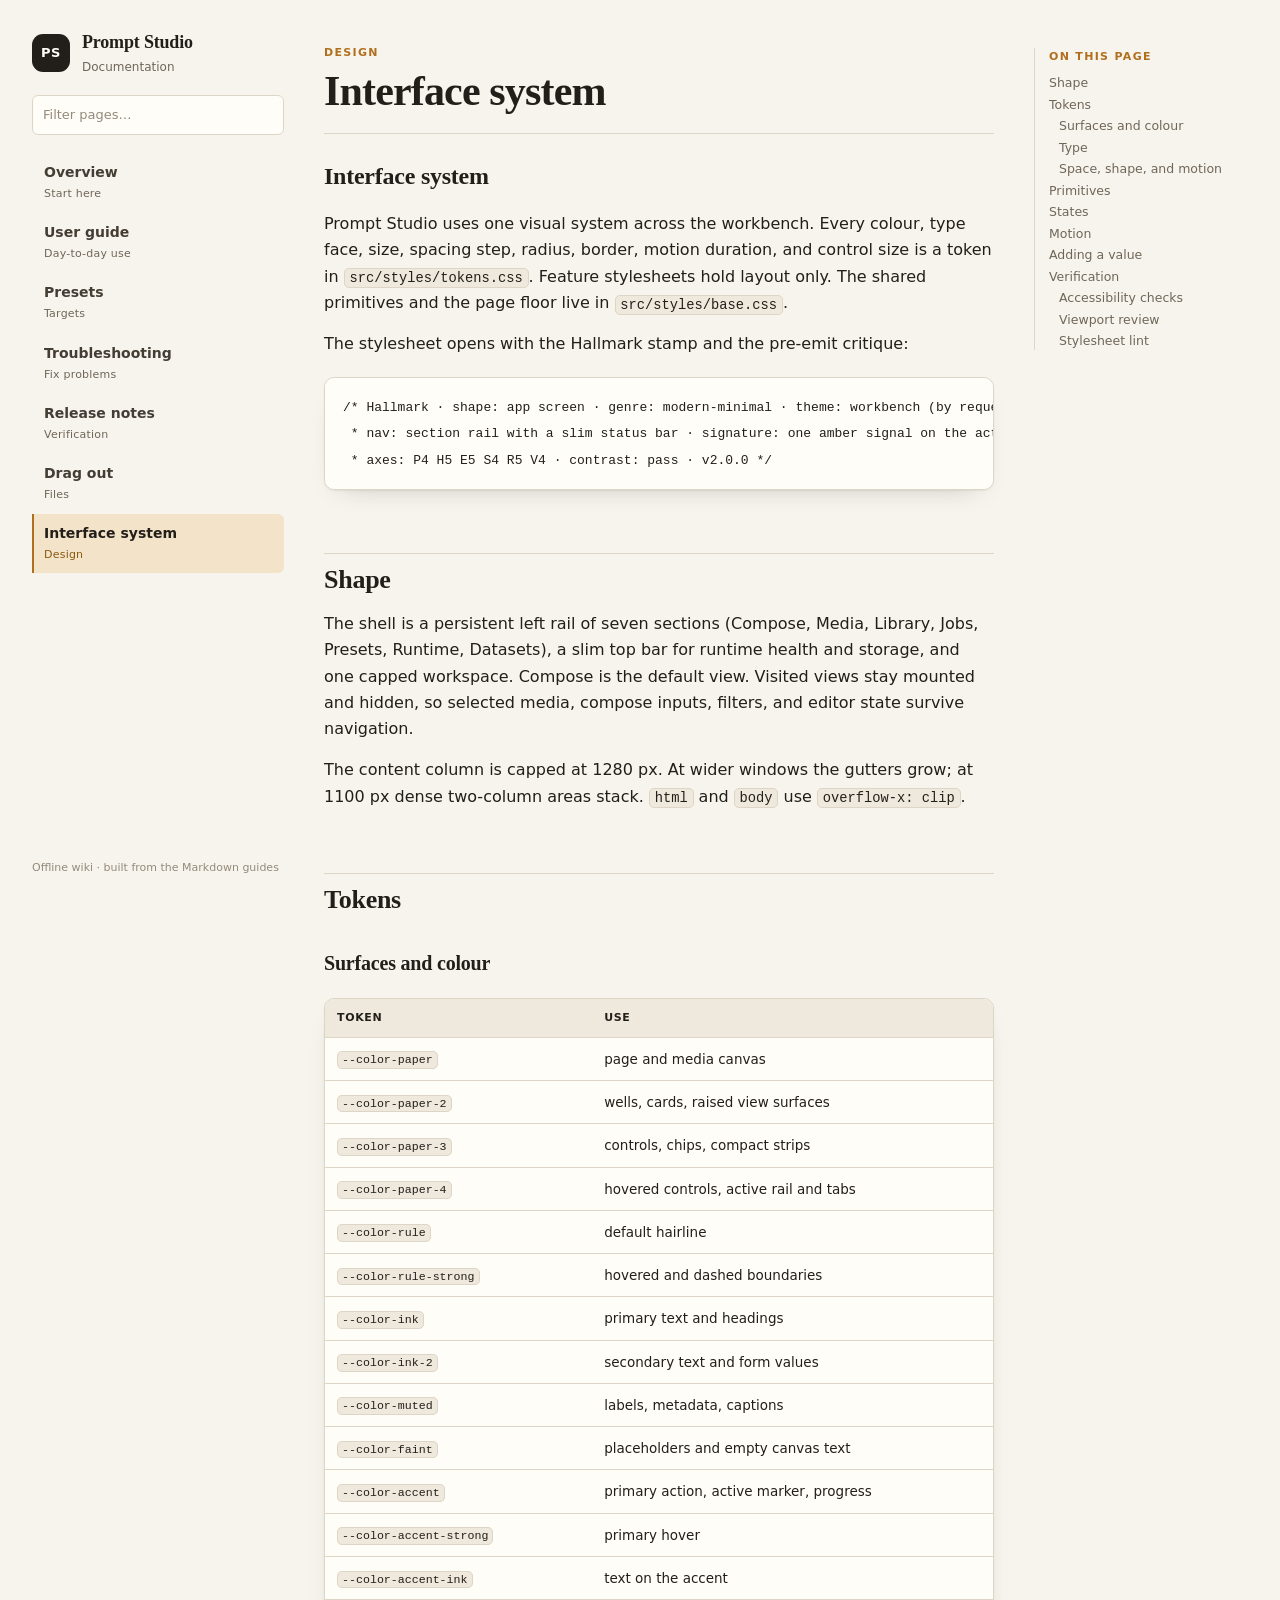
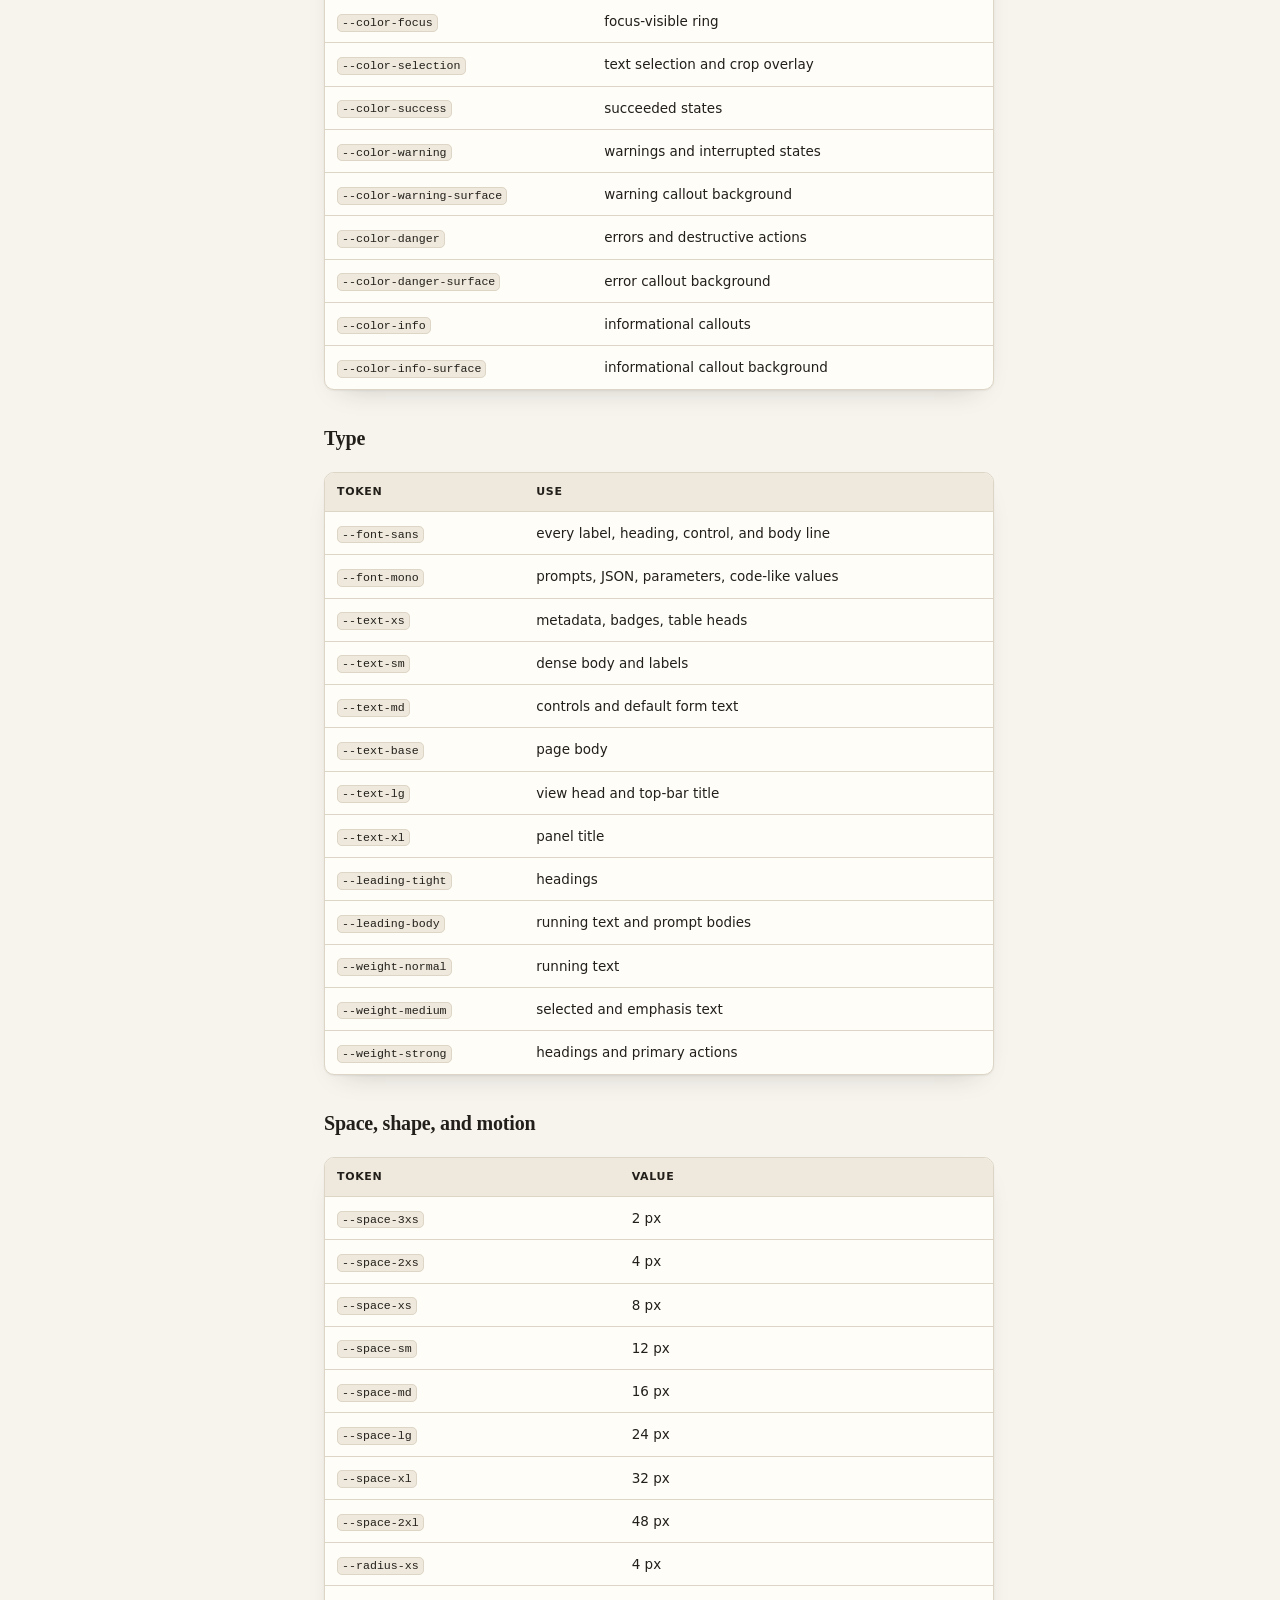
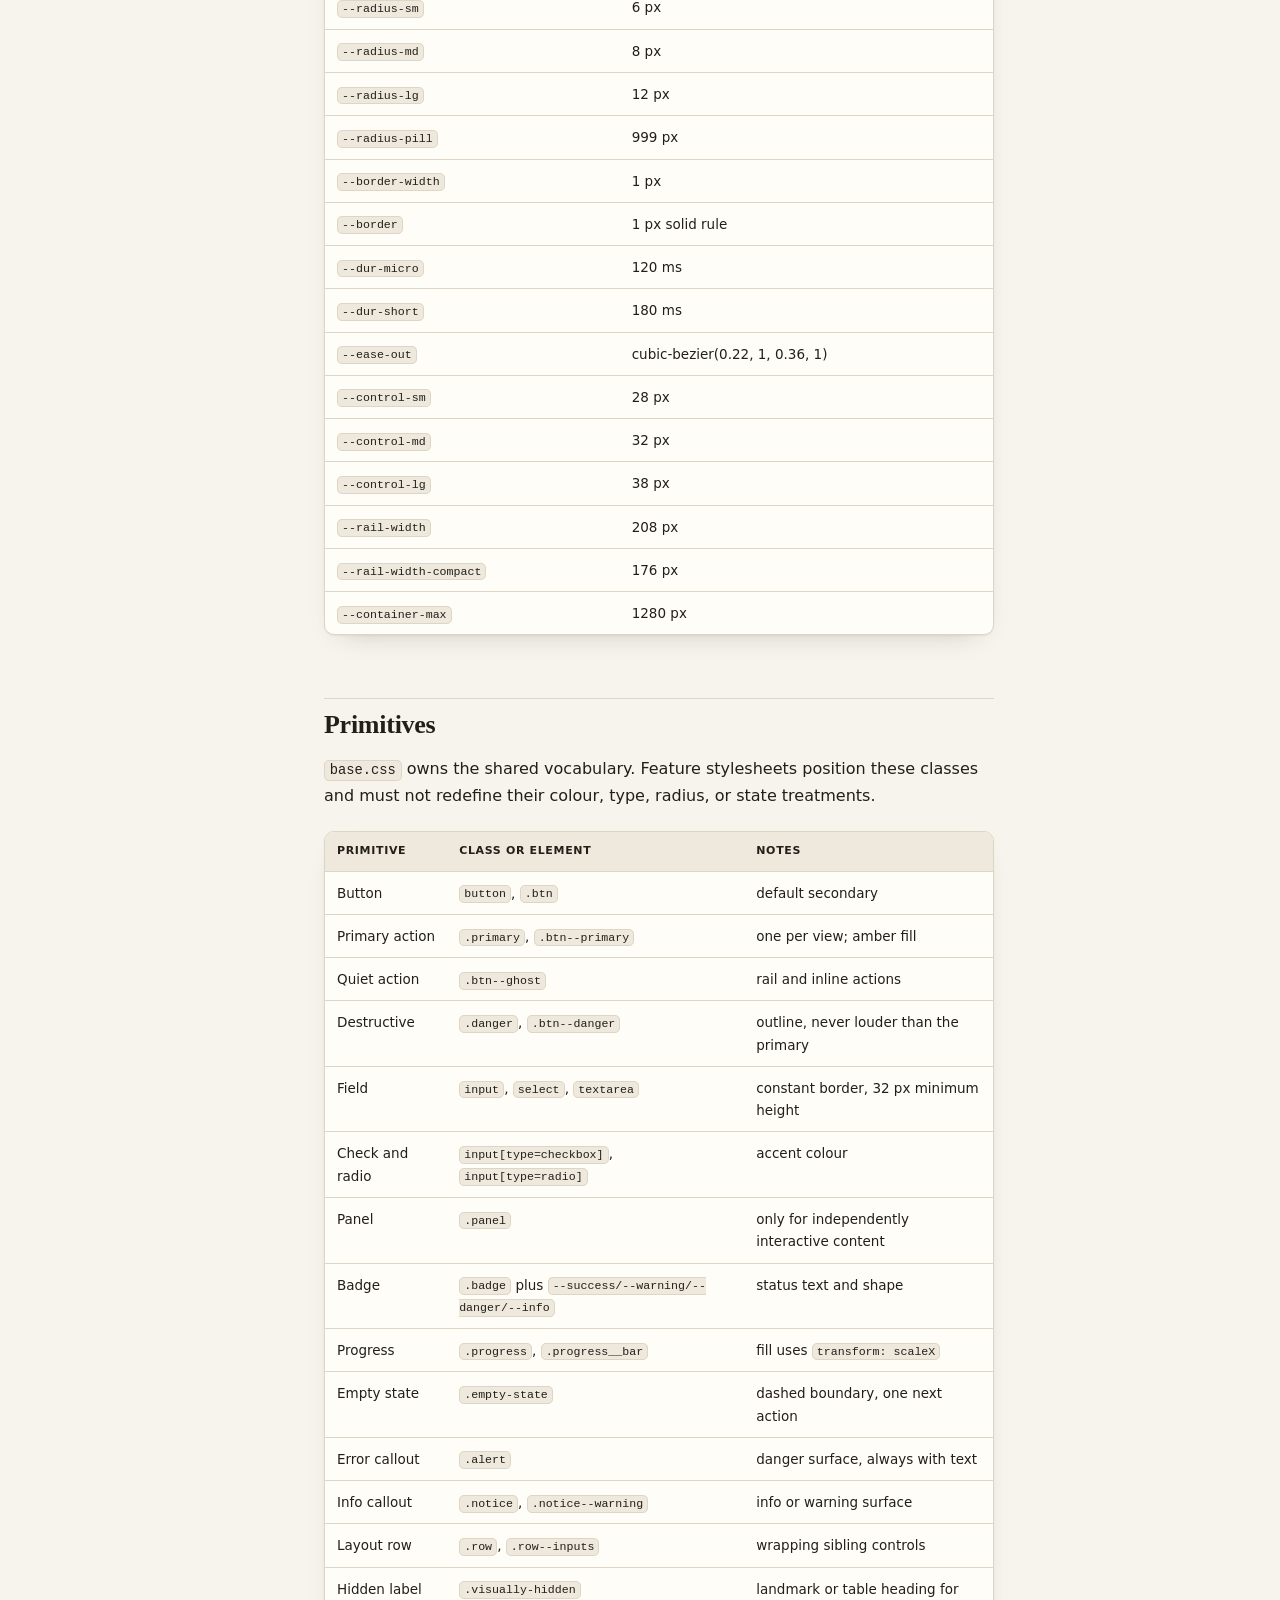
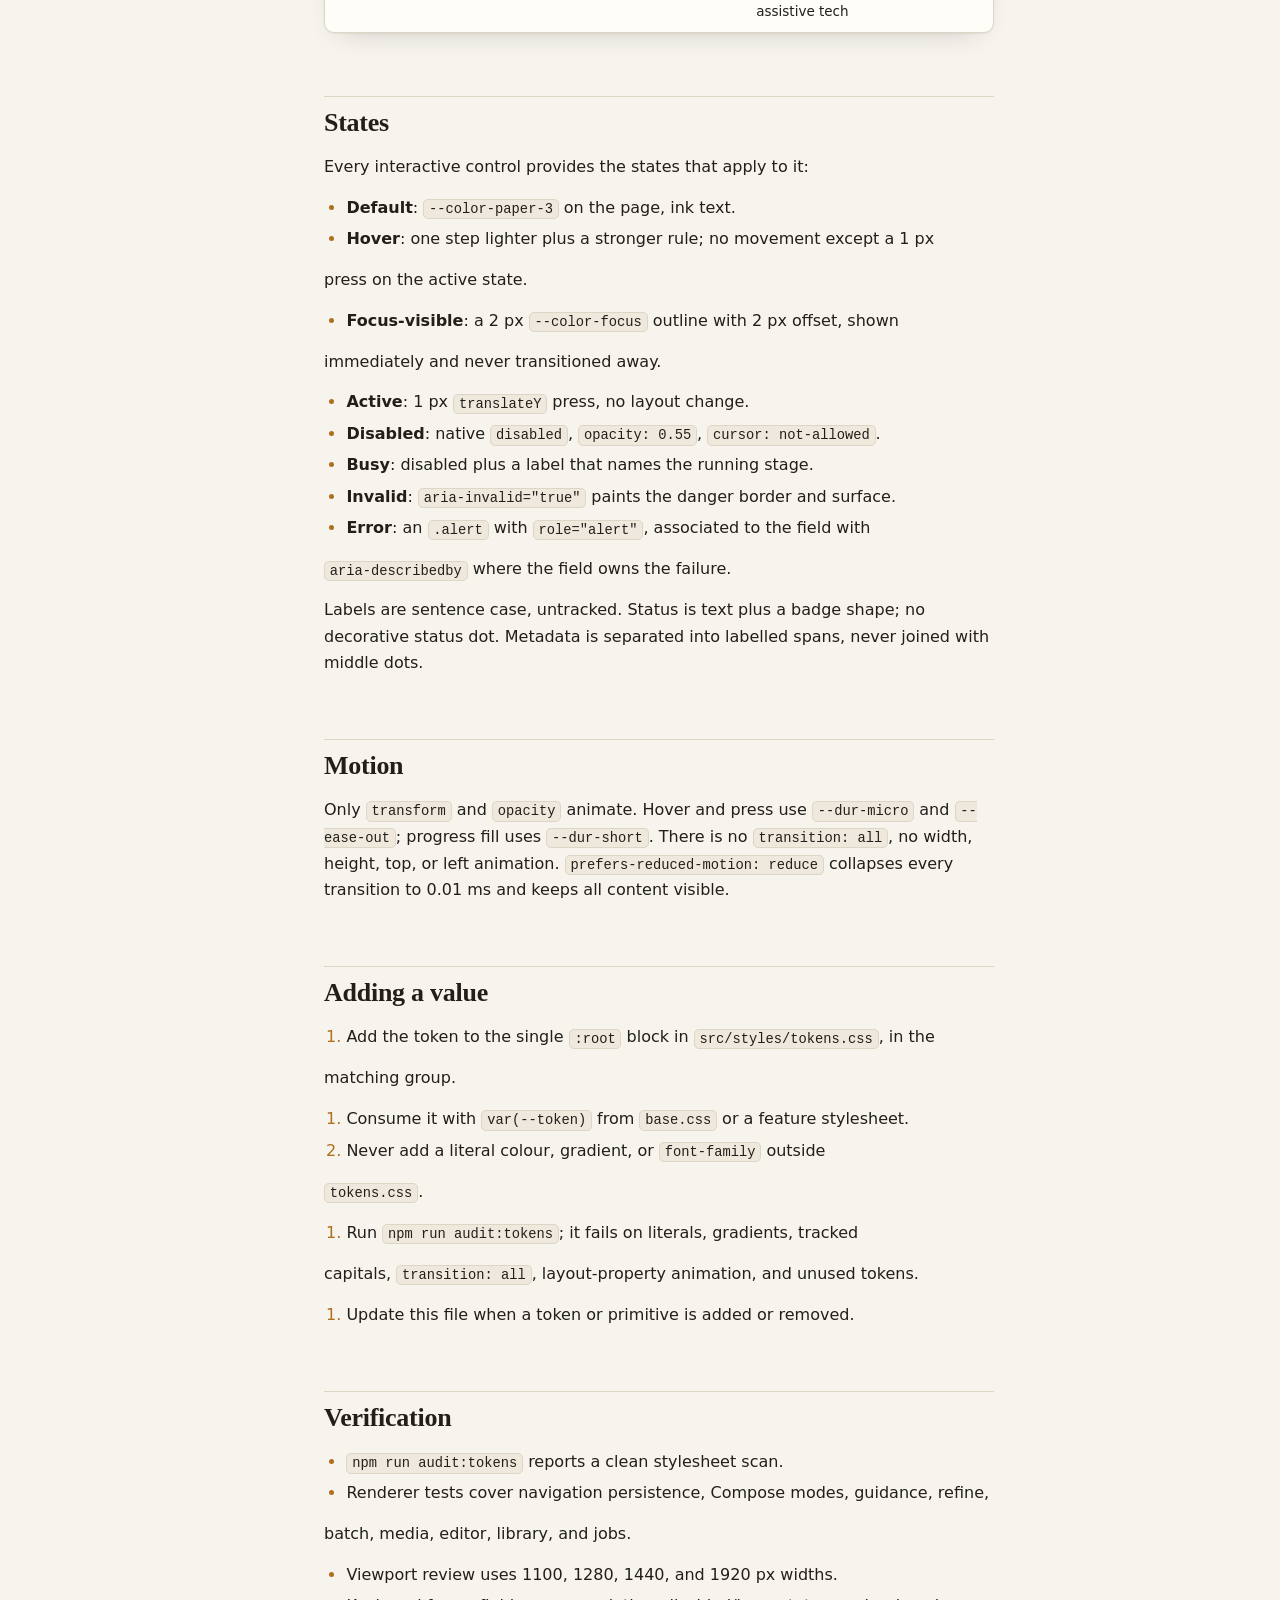
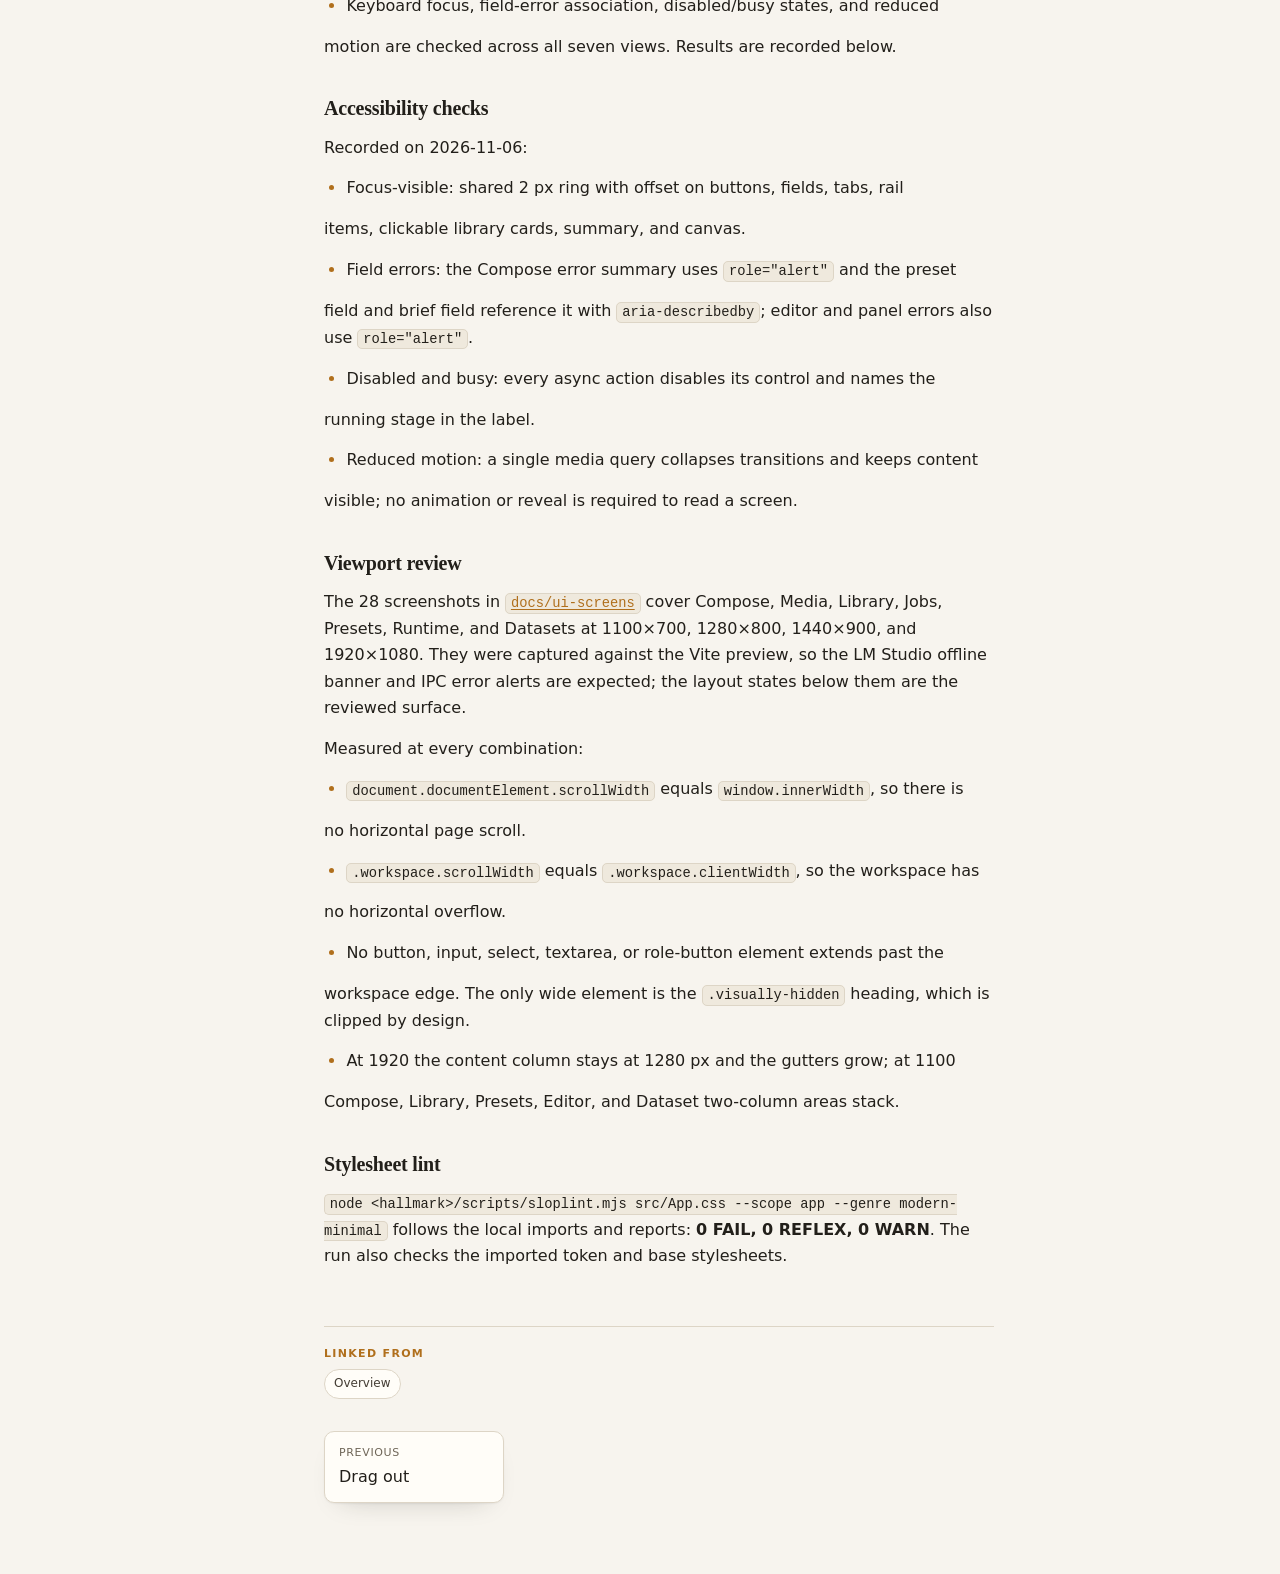
<file: docs/wiki/ui-system.html>
<!doctype html>
<html lang="en">
<head>
<meta charset="utf-8" />
<meta name="viewport" content="width=device-width, initial-scale=1" />
<title>Interface system · Prompt Studio docs</title>
<meta name="description" content="Prompt Studio documentation: Interface system" />
<link rel="stylesheet" href="assets/wiki.css" />
</head>
<body data-page="ui-system.html">
<a class="skip" href="#content">Skip to content</a>
<div class="shell">
  <aside class="sidebar">
    <a class="brand" href="index.html">
      <span class="brand-mark" aria-hidden="true">PS</span>
      <span><strong>Prompt Studio</strong><small>Documentation</small></span>
    </a>
    <label class="search">
      <span class="visually-hidden">Filter pages</span>
      <input id="nav-filter" type="search" placeholder="Filter pages…" autocomplete="off" />
    </label>
    <nav class="nav" aria-label="Documentation"><a class="nav-link" href="index.html" data-title="overview start here"><span>Overview</span><small>Start here</small></a>
<a class="nav-link" href="user-guide.html" data-title="user guide day-to-day use"><span>User guide</span><small>Day-to-day use</small></a>
<a class="nav-link" href="presets.html" data-title="presets targets"><span>Presets</span><small>Targets</small></a>
<a class="nav-link" href="troubleshooting.html" data-title="troubleshooting fix problems"><span>Troubleshooting</span><small>Fix problems</small></a>
<a class="nav-link" href="release-notes.html" data-title="release notes verification"><span>Release notes</span><small>Verification</small></a>
<a class="nav-link" href="drag-out.html" data-title="drag out files"><span>Drag out</span><small>Files</small></a>
<a class="nav-link is-current" href="ui-system.html" data-title="interface system design"><span>Interface system</span><small>Design</small></a></nav>
    <p class="sidebar-foot">Offline wiki · built from the Markdown guides</p>
  </aside>
  <main id="content" class="content">
    <header class="page-head">
      <p class="eyebrow">Design</p>
      <h1>Interface system</h1>
    </header>
    <article class="prose">
<h1 id="interface-system">Interface system</h1>
<p>Prompt Studio uses one visual system across the workbench. Every colour, type face, size, spacing step, radius, border, motion duration, and control size is a token in <code>src/styles/tokens.css</code>. Feature stylesheets hold layout only. The shared primitives and the page floor live in <code>src/styles/base.css</code>.</p>
<p>The stylesheet opens with the Hallmark stamp and the pre-emit critique:</p>
<pre class="code"><code>/* Hallmark · shape: app screen · genre: modern-minimal · theme: workbench (by request)
 * nav: section rail with a slim status bar · signature: one amber signal on the active section and the primary action · states: default, hover, focus-visible, active, disabled, busy, invalid, error
 * axes: P4 H5 E5 S4 R5 V4 · contrast: pass · v2.0.0 */</code></pre>
<h2 id="shape">Shape</h2>
<p>The shell is a persistent left rail of seven sections (Compose, Media, Library, Jobs, Presets, Runtime, Datasets), a slim top bar for runtime health and storage, and one capped workspace. Compose is the default view. Visited views stay mounted and hidden, so selected media, compose inputs, filters, and editor state survive navigation.</p>
<p>The content column is capped at 1280 px. At wider windows the gutters grow; at 1100 px dense two-column areas stack. <code>html</code> and <code>body</code> use <code>overflow-x: clip</code>.</p>
<h2 id="tokens">Tokens</h2>
<h3 id="surfaces-and-colour">Surfaces and colour</h3>
<div class="table-wrap"><table><thead><tr><th>Token</th><th>Use</th></tr></thead><tbody><tr><td><code>--color-paper</code></td><td>page and media canvas</td></tr><tr><td><code>--color-paper-2</code></td><td>wells, cards, raised view surfaces</td></tr><tr><td><code>--color-paper-3</code></td><td>controls, chips, compact strips</td></tr><tr><td><code>--color-paper-4</code></td><td>hovered controls, active rail and tabs</td></tr><tr><td><code>--color-rule</code></td><td>default hairline</td></tr><tr><td><code>--color-rule-strong</code></td><td>hovered and dashed boundaries</td></tr><tr><td><code>--color-ink</code></td><td>primary text and headings</td></tr><tr><td><code>--color-ink-2</code></td><td>secondary text and form values</td></tr><tr><td><code>--color-muted</code></td><td>labels, metadata, captions</td></tr><tr><td><code>--color-faint</code></td><td>placeholders and empty canvas text</td></tr><tr><td><code>--color-accent</code></td><td>primary action, active marker, progress</td></tr><tr><td><code>--color-accent-strong</code></td><td>primary hover</td></tr><tr><td><code>--color-accent-ink</code></td><td>text on the accent</td></tr><tr><td><code>--color-focus</code></td><td>focus-visible ring</td></tr><tr><td><code>--color-selection</code></td><td>text selection and crop overlay</td></tr><tr><td><code>--color-success</code></td><td>succeeded states</td></tr><tr><td><code>--color-warning</code></td><td>warnings and interrupted states</td></tr><tr><td><code>--color-warning-surface</code></td><td>warning callout background</td></tr><tr><td><code>--color-danger</code></td><td>errors and destructive actions</td></tr><tr><td><code>--color-danger-surface</code></td><td>error callout background</td></tr><tr><td><code>--color-info</code></td><td>informational callouts</td></tr><tr><td><code>--color-info-surface</code></td><td>informational callout background</td></tr></tbody></table></div>
<h3 id="type">Type</h3>
<div class="table-wrap"><table><thead><tr><th>Token</th><th>Use</th></tr></thead><tbody><tr><td><code>--font-sans</code></td><td>every label, heading, control, and body line</td></tr><tr><td><code>--font-mono</code></td><td>prompts, JSON, parameters, code-like values</td></tr><tr><td><code>--text-xs</code></td><td>metadata, badges, table heads</td></tr><tr><td><code>--text-sm</code></td><td>dense body and labels</td></tr><tr><td><code>--text-md</code></td><td>controls and default form text</td></tr><tr><td><code>--text-base</code></td><td>page body</td></tr><tr><td><code>--text-lg</code></td><td>view head and top-bar title</td></tr><tr><td><code>--text-xl</code></td><td>panel title</td></tr><tr><td><code>--leading-tight</code></td><td>headings</td></tr><tr><td><code>--leading-body</code></td><td>running text and prompt bodies</td></tr><tr><td><code>--weight-normal</code></td><td>running text</td></tr><tr><td><code>--weight-medium</code></td><td>selected and emphasis text</td></tr><tr><td><code>--weight-strong</code></td><td>headings and primary actions</td></tr></tbody></table></div>
<h3 id="space-shape-and-motion">Space, shape, and motion</h3>
<div class="table-wrap"><table><thead><tr><th>Token</th><th>Value</th></tr></thead><tbody><tr><td><code>--space-3xs</code></td><td>2 px</td></tr><tr><td><code>--space-2xs</code></td><td>4 px</td></tr><tr><td><code>--space-xs</code></td><td>8 px</td></tr><tr><td><code>--space-sm</code></td><td>12 px</td></tr><tr><td><code>--space-md</code></td><td>16 px</td></tr><tr><td><code>--space-lg</code></td><td>24 px</td></tr><tr><td><code>--space-xl</code></td><td>32 px</td></tr><tr><td><code>--space-2xl</code></td><td>48 px</td></tr><tr><td><code>--radius-xs</code></td><td>4 px</td></tr><tr><td><code>--radius-sm</code></td><td>6 px</td></tr><tr><td><code>--radius-md</code></td><td>8 px</td></tr><tr><td><code>--radius-lg</code></td><td>12 px</td></tr><tr><td><code>--radius-pill</code></td><td>999 px</td></tr><tr><td><code>--border-width</code></td><td>1 px</td></tr><tr><td><code>--border</code></td><td>1 px solid rule</td></tr><tr><td><code>--dur-micro</code></td><td>120 ms</td></tr><tr><td><code>--dur-short</code></td><td>180 ms</td></tr><tr><td><code>--ease-out</code></td><td>cubic-bezier(0.22, 1, 0.36, 1)</td></tr><tr><td><code>--control-sm</code></td><td>28 px</td></tr><tr><td><code>--control-md</code></td><td>32 px</td></tr><tr><td><code>--control-lg</code></td><td>38 px</td></tr><tr><td><code>--rail-width</code></td><td>208 px</td></tr><tr><td><code>--rail-width-compact</code></td><td>176 px</td></tr><tr><td><code>--container-max</code></td><td>1280 px</td></tr></tbody></table></div>
<h2 id="primitives">Primitives</h2>
<p><code>base.css</code> owns the shared vocabulary. Feature stylesheets position these classes and must not redefine their colour, type, radius, or state treatments.</p>
<div class="table-wrap"><table><thead><tr><th>Primitive</th><th>Class or element</th><th>Notes</th></tr></thead><tbody><tr><td>Button</td><td><code>button</code>, <code>.btn</code></td><td>default secondary</td></tr><tr><td>Primary action</td><td><code>.primary</code>, <code>.btn--primary</code></td><td>one per view; amber fill</td></tr><tr><td>Quiet action</td><td><code>.btn--ghost</code></td><td>rail and inline actions</td></tr><tr><td>Destructive</td><td><code>.danger</code>, <code>.btn--danger</code></td><td>outline, never louder than the primary</td></tr><tr><td>Field</td><td><code>input</code>, <code>select</code>, <code>textarea</code></td><td>constant border, 32 px minimum height</td></tr><tr><td>Check and radio</td><td><code>input[type=checkbox]</code>, <code>input[type=radio]</code></td><td>accent colour</td></tr><tr><td>Panel</td><td><code>.panel</code></td><td>only for independently interactive content</td></tr><tr><td>Badge</td><td><code>.badge</code> plus <code>--success/--warning/--danger/--info</code></td><td>status text and shape</td></tr><tr><td>Progress</td><td><code>.progress</code>, <code>.progress__bar</code></td><td>fill uses <code>transform: scaleX</code></td></tr><tr><td>Empty state</td><td><code>.empty-state</code></td><td>dashed boundary, one next action</td></tr><tr><td>Error callout</td><td><code>.alert</code></td><td>danger surface, always with text</td></tr><tr><td>Info callout</td><td><code>.notice</code>, <code>.notice--warning</code></td><td>info or warning surface</td></tr><tr><td>Layout row</td><td><code>.row</code>, <code>.row--inputs</code></td><td>wrapping sibling controls</td></tr><tr><td>Hidden label</td><td><code>.visually-hidden</code></td><td>landmark or table heading for assistive tech</td></tr></tbody></table></div>
<h2 id="states">States</h2>
<p>Every interactive control provides the states that apply to it:</p>
<ul><li><strong>Default</strong>: <code>--color-paper-3</code> on the page, ink text.</li><li><strong>Hover</strong>: one step lighter plus a stronger rule; no movement except a 1 px</li></ul>
<p>press on the active state.</p>
<ul><li><strong>Focus-visible</strong>: a 2 px <code>--color-focus</code> outline with 2 px offset, shown</li></ul>
<p>immediately and never transitioned away.</p>
<ul><li><strong>Active</strong>: 1 px <code>translateY</code> press, no layout change.</li><li><strong>Disabled</strong>: native <code>disabled</code>, <code>opacity: 0.55</code>, <code>cursor: not-allowed</code>.</li><li><strong>Busy</strong>: disabled plus a label that names the running stage.</li><li><strong>Invalid</strong>: <code>aria-invalid=&quot;true&quot;</code> paints the danger border and surface.</li><li><strong>Error</strong>: an <code>.alert</code> with <code>role=&quot;alert&quot;</code>, associated to the field with</li></ul>
<p><code>aria-describedby</code> where the field owns the failure.</p>
<p>Labels are sentence case, untracked. Status is text plus a badge shape; no decorative status dot. Metadata is separated into labelled spans, never joined with middle dots.</p>
<h2 id="motion">Motion</h2>
<p>Only <code>transform</code> and <code>opacity</code> animate. Hover and press use <code>--dur-micro</code> and <code>--ease-out</code>; progress fill uses <code>--dur-short</code>. There is no <code>transition: all</code>, no width, height, top, or left animation. <code>prefers-reduced-motion: reduce</code> collapses every transition to 0.01 ms and keeps all content visible.</p>
<h2 id="adding-a-value">Adding a value</h2>
<ol><li>Add the token to the single <code>:root</code> block in <code>src/styles/tokens.css</code>, in the</li></ol>
<p>matching group.</p>
<ol><li>Consume it with <code>var(--token)</code> from <code>base.css</code> or a feature stylesheet.</li><li>Never add a literal colour, gradient, or <code>font-family</code> outside</li></ol>
<p><code>tokens.css</code>.</p>
<ol><li>Run <code>npm run audit:tokens</code>; it fails on literals, gradients, tracked</li></ol>
<p>capitals, <code>transition: all</code>, layout-property animation, and unused tokens.</p>
<ol><li>Update this file when a token or primitive is added or removed.</li></ol>
<h2 id="verification">Verification</h2>
<ul><li><code>npm run audit:tokens</code> reports a clean stylesheet scan.</li><li>Renderer tests cover navigation persistence, Compose modes, guidance, refine,</li></ul>
<p>batch, media, editor, library, and jobs.</p>
<ul><li>Viewport review uses 1100, 1280, 1440, and 1920 px widths.</li><li>Keyboard focus, field-error association, disabled/busy states, and reduced</li></ul>
<p>motion are checked across all seven views. Results are recorded below.</p>
<h3 id="accessibility-checks">Accessibility checks</h3>
<p>Recorded on 2026-11-06:</p>
<ul><li>Focus-visible: shared 2 px ring with offset on buttons, fields, tabs, rail</li></ul>
<p>items, clickable library cards, summary, and canvas.</p>
<ul><li>Field errors: the Compose error summary uses <code>role=&quot;alert&quot;</code> and the preset</li></ul>
<p>field and brief field reference it with <code>aria-describedby</code>; editor and panel errors also use <code>role=&quot;alert&quot;</code>.</p>
<ul><li>Disabled and busy: every async action disables its control and names the</li></ul>
<p>running stage in the label.</p>
<ul><li>Reduced motion: a single media query collapses transitions and keeps content</li></ul>
<p>visible; no animation or reveal is required to read a screen.</p>
<h3 id="viewport-review">Viewport review</h3>
<p>The 28 screenshots in <a href="../ui-screens"><code>docs/ui-screens</code></a> cover Compose, Media, Library, Jobs, Presets, Runtime, and Datasets at 1100×700, 1280×800, 1440×900, and 1920×1080. They were captured against the Vite preview, so the LM Studio offline banner and IPC error alerts are expected; the layout states below them are the reviewed surface.</p>
<p>Measured at every combination:</p>
<ul><li><code>document.documentElement.scrollWidth</code> equals <code>window.innerWidth</code>, so there is</li></ul>
<p>no horizontal page scroll.</p>
<ul><li><code>.workspace.scrollWidth</code> equals <code>.workspace.clientWidth</code>, so the workspace has</li></ul>
<p>no horizontal overflow.</p>
<ul><li>No button, input, select, textarea, or role-button element extends past the</li></ul>
<p>workspace edge. The only wide element is the <code>.visually-hidden</code> heading, which is clipped by design.</p>
<ul><li>At 1920 the content column stays at 1280 px and the gutters grow; at 1100</li></ul>
<p>Compose, Library, Presets, Editor, and Dataset two-column areas stack.</p>
<h3 id="stylesheet-lint">Stylesheet lint</h3>
<p><code>node &lt;hallmark&gt;/scripts/sloplint.mjs src/App.css --scope app --genre modern-minimal</code> follows the local imports and reports: <strong>0 FAIL, 0 REFLEX, 0 WARN</strong>. The run also checks the imported token and base stylesheets.</p>
    </article>
    <section class="backlinks"><p class="eyebrow">Linked from</p><ul><li><a href="index.html">Overview</a></li></ul></section>
    <nav class="pager" aria-label="Page navigation"><a href="drag-out.html"><small>Previous</small><span>Drag out</span></a><span></span></nav>
  </main>
  <aside class="rail"><nav class="toc" aria-label="On this page"><p class="eyebrow">On this page</p><a class="toc-link toc-2" href="#shape">Shape</a><a class="toc-link toc-2" href="#tokens">Tokens</a><a class="toc-link toc-3" href="#surfaces-and-colour">Surfaces and colour</a><a class="toc-link toc-3" href="#type">Type</a><a class="toc-link toc-3" href="#space-shape-and-motion">Space, shape, and motion</a><a class="toc-link toc-2" href="#primitives">Primitives</a><a class="toc-link toc-2" href="#states">States</a><a class="toc-link toc-2" href="#motion">Motion</a><a class="toc-link toc-2" href="#adding-a-value">Adding a value</a><a class="toc-link toc-2" href="#verification">Verification</a><a class="toc-link toc-3" href="#accessibility-checks">Accessibility checks</a><a class="toc-link toc-3" href="#viewport-review">Viewport review</a><a class="toc-link toc-3" href="#stylesheet-lint">Stylesheet lint</a></nav></aside>
</div>
<script src="assets/wiki.js"></script>
</body>
</html>
</file>
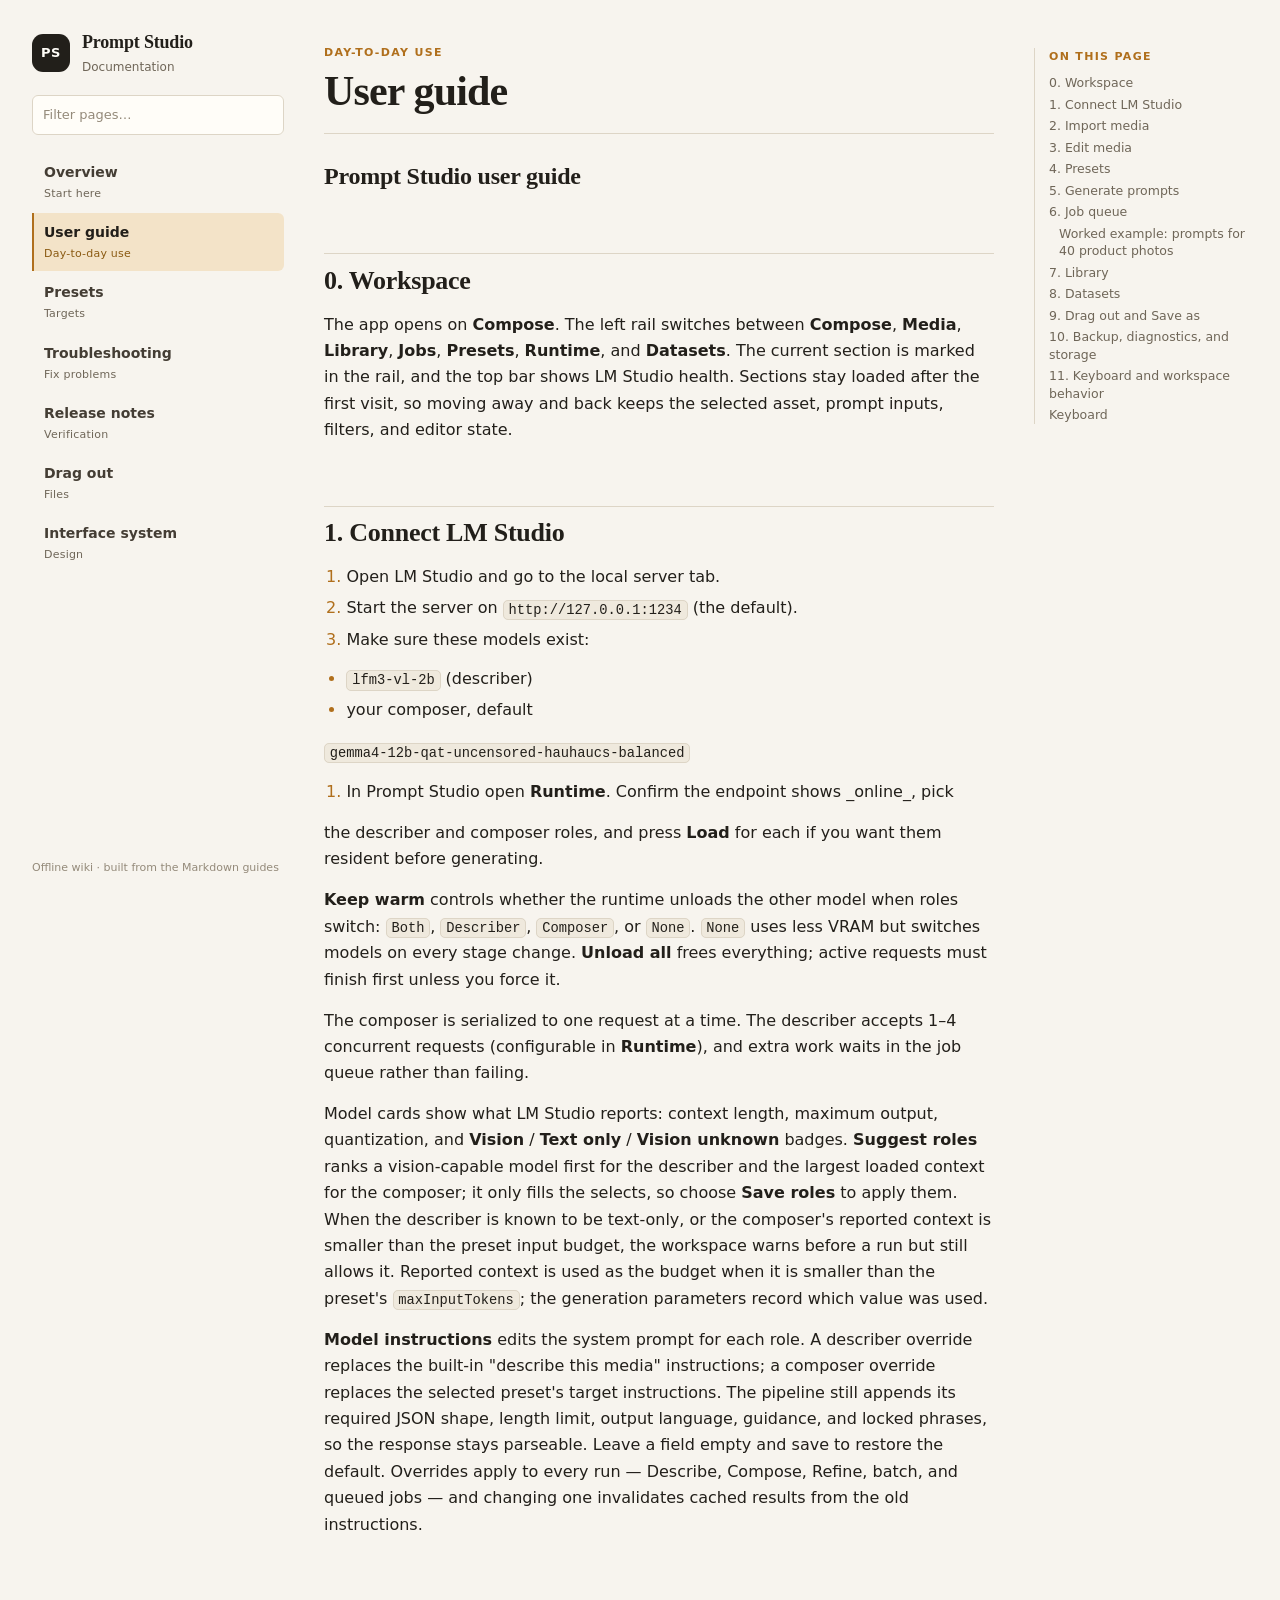
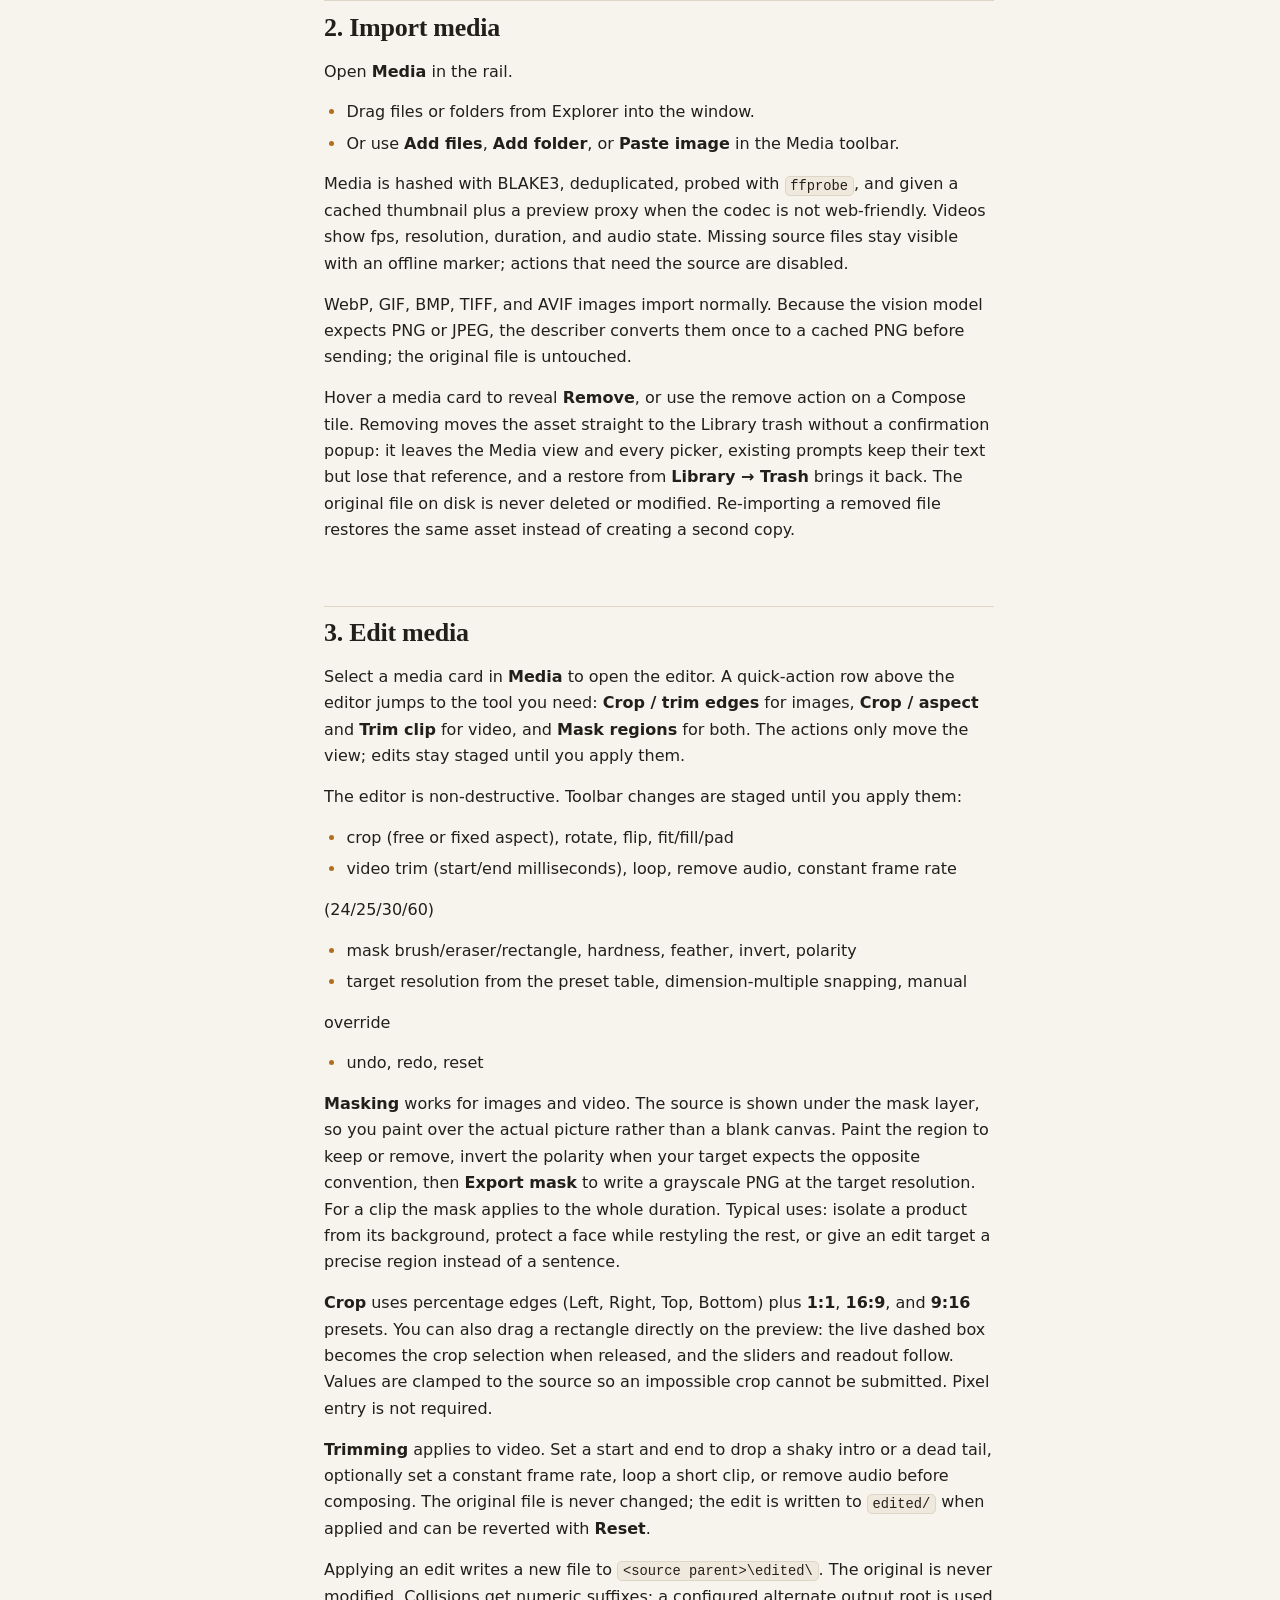
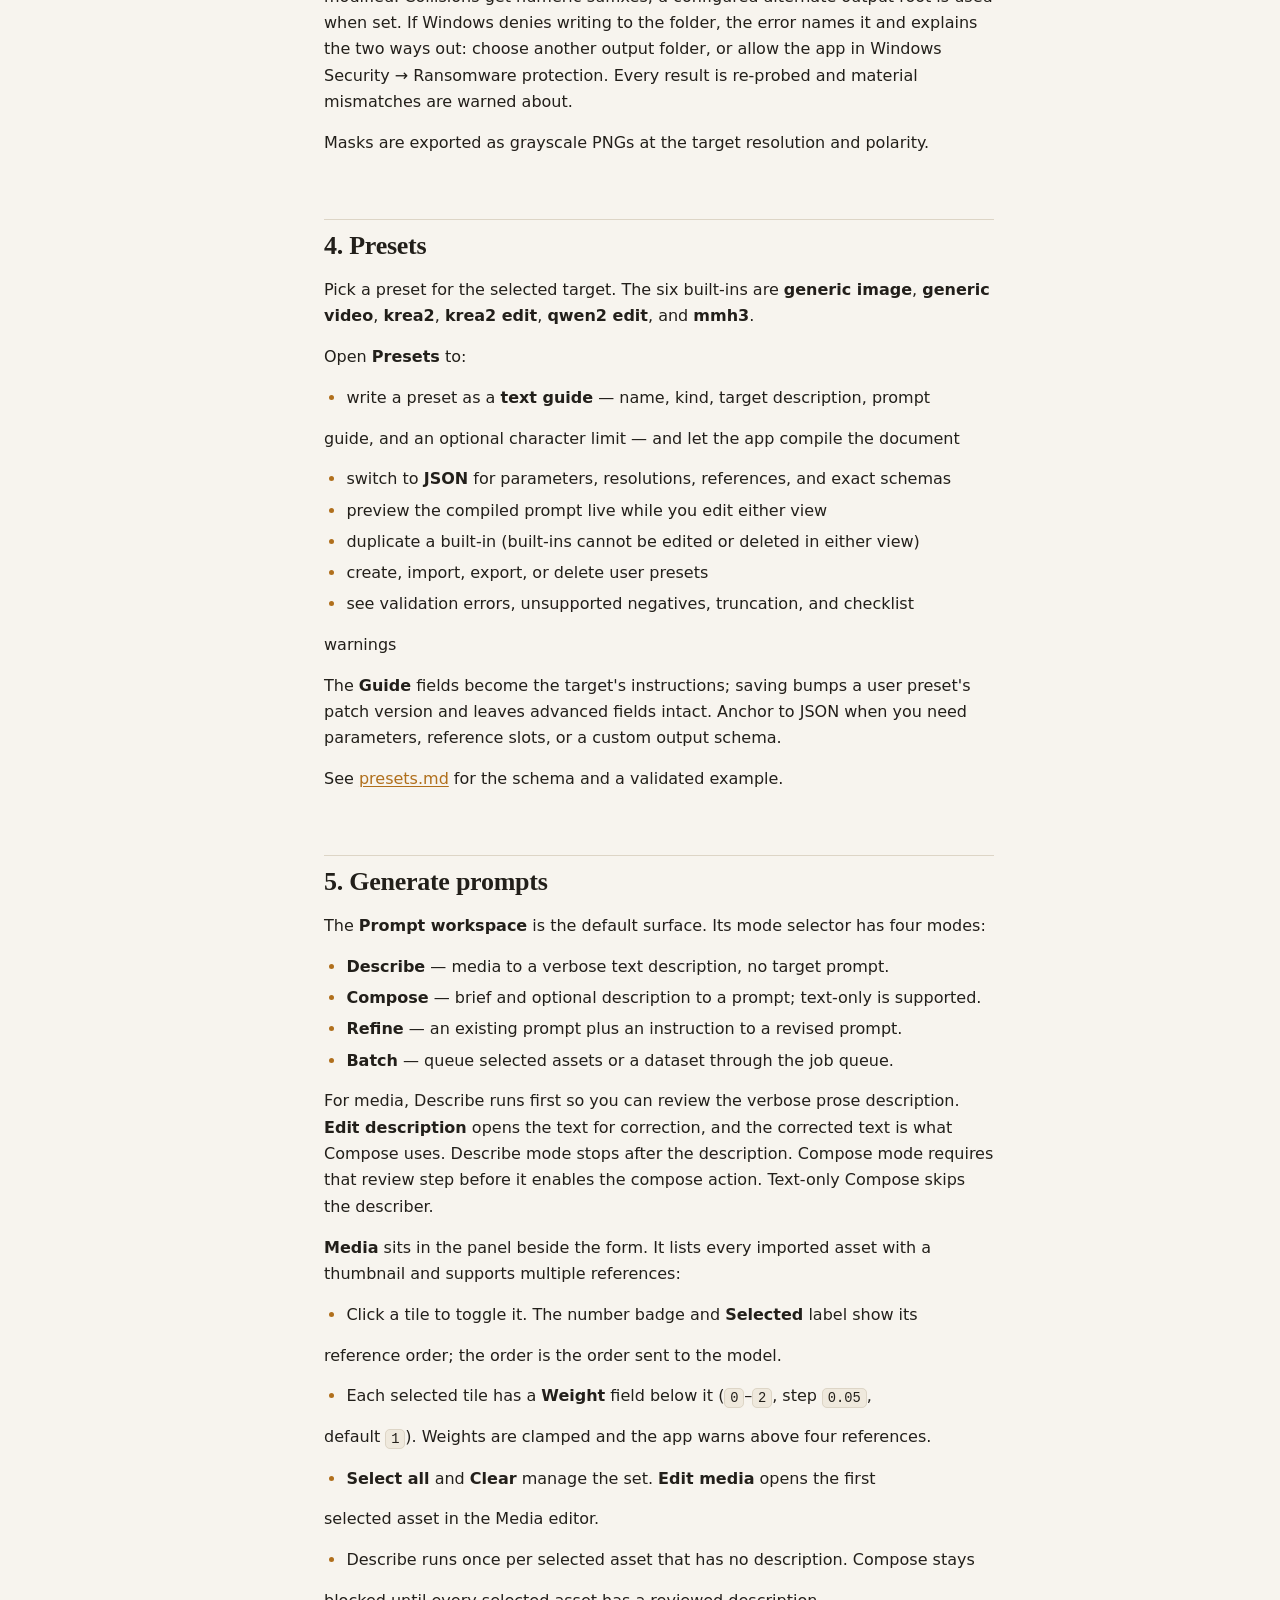
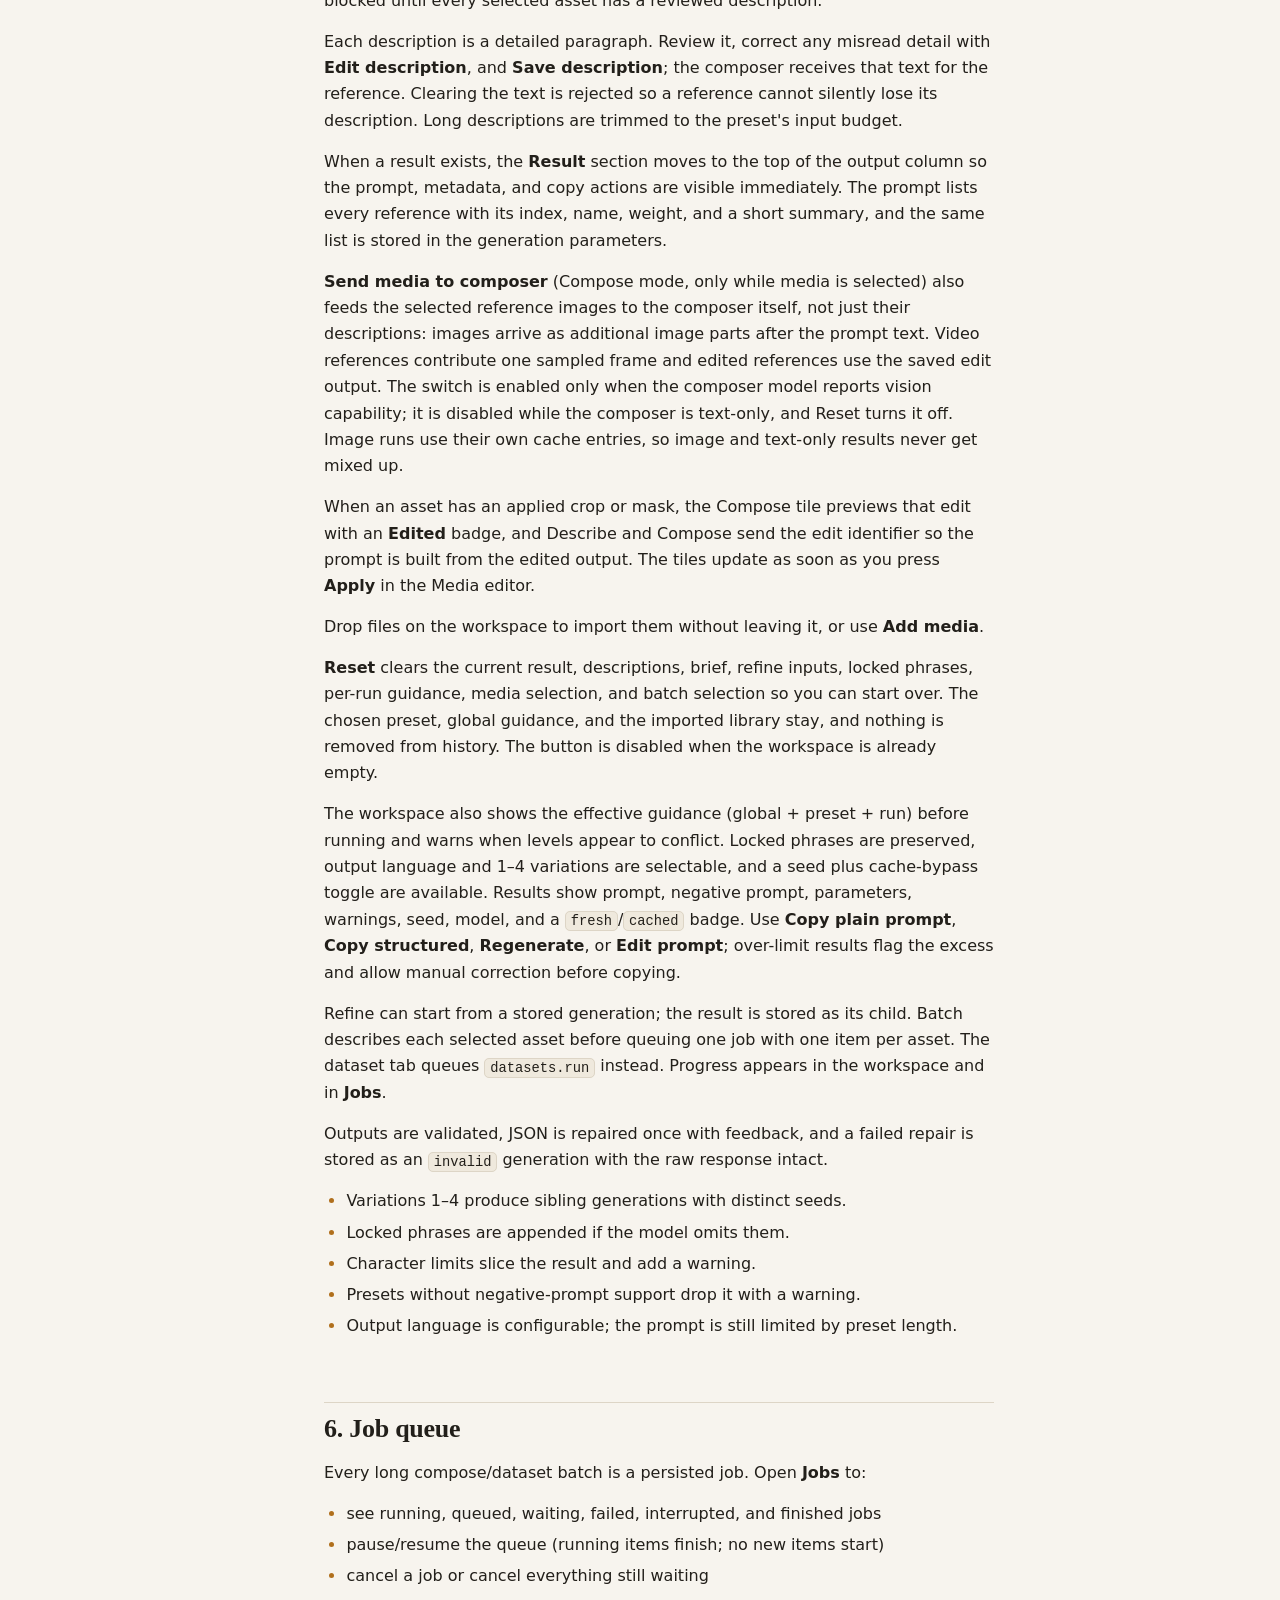
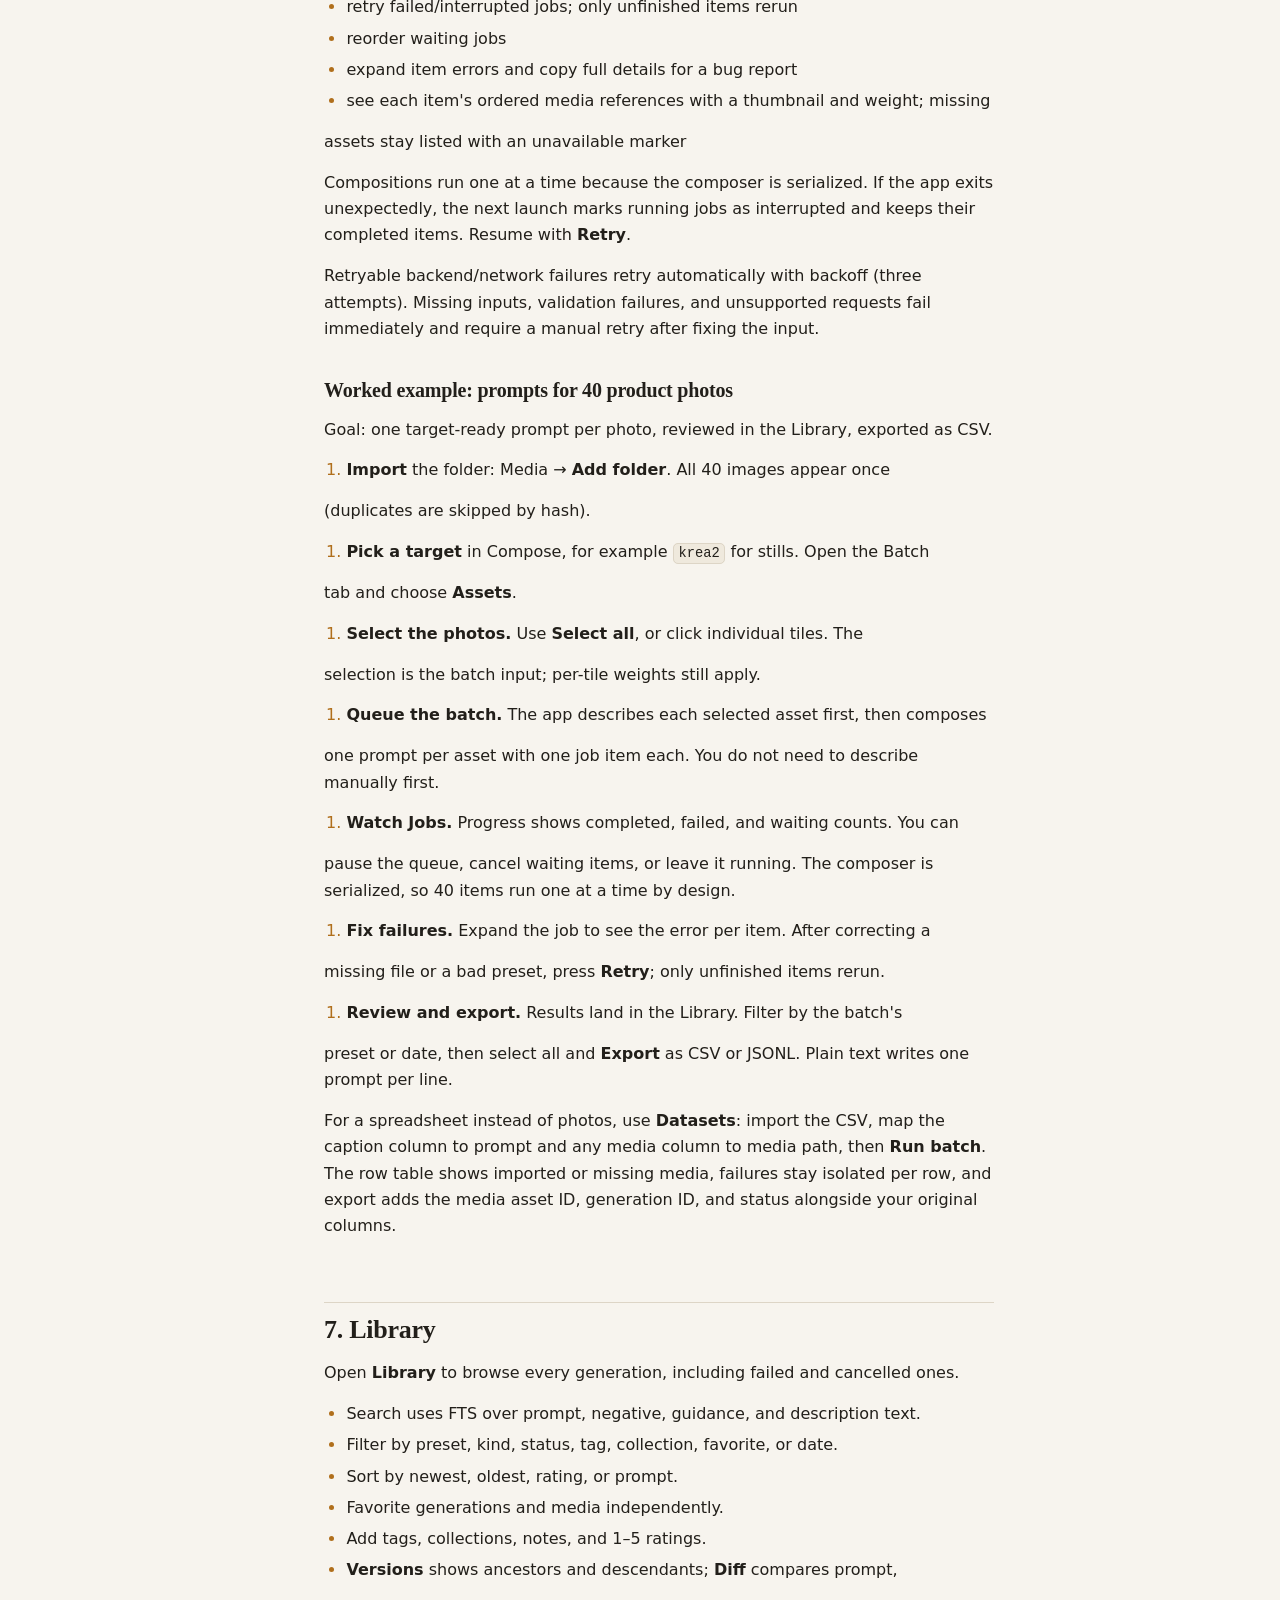
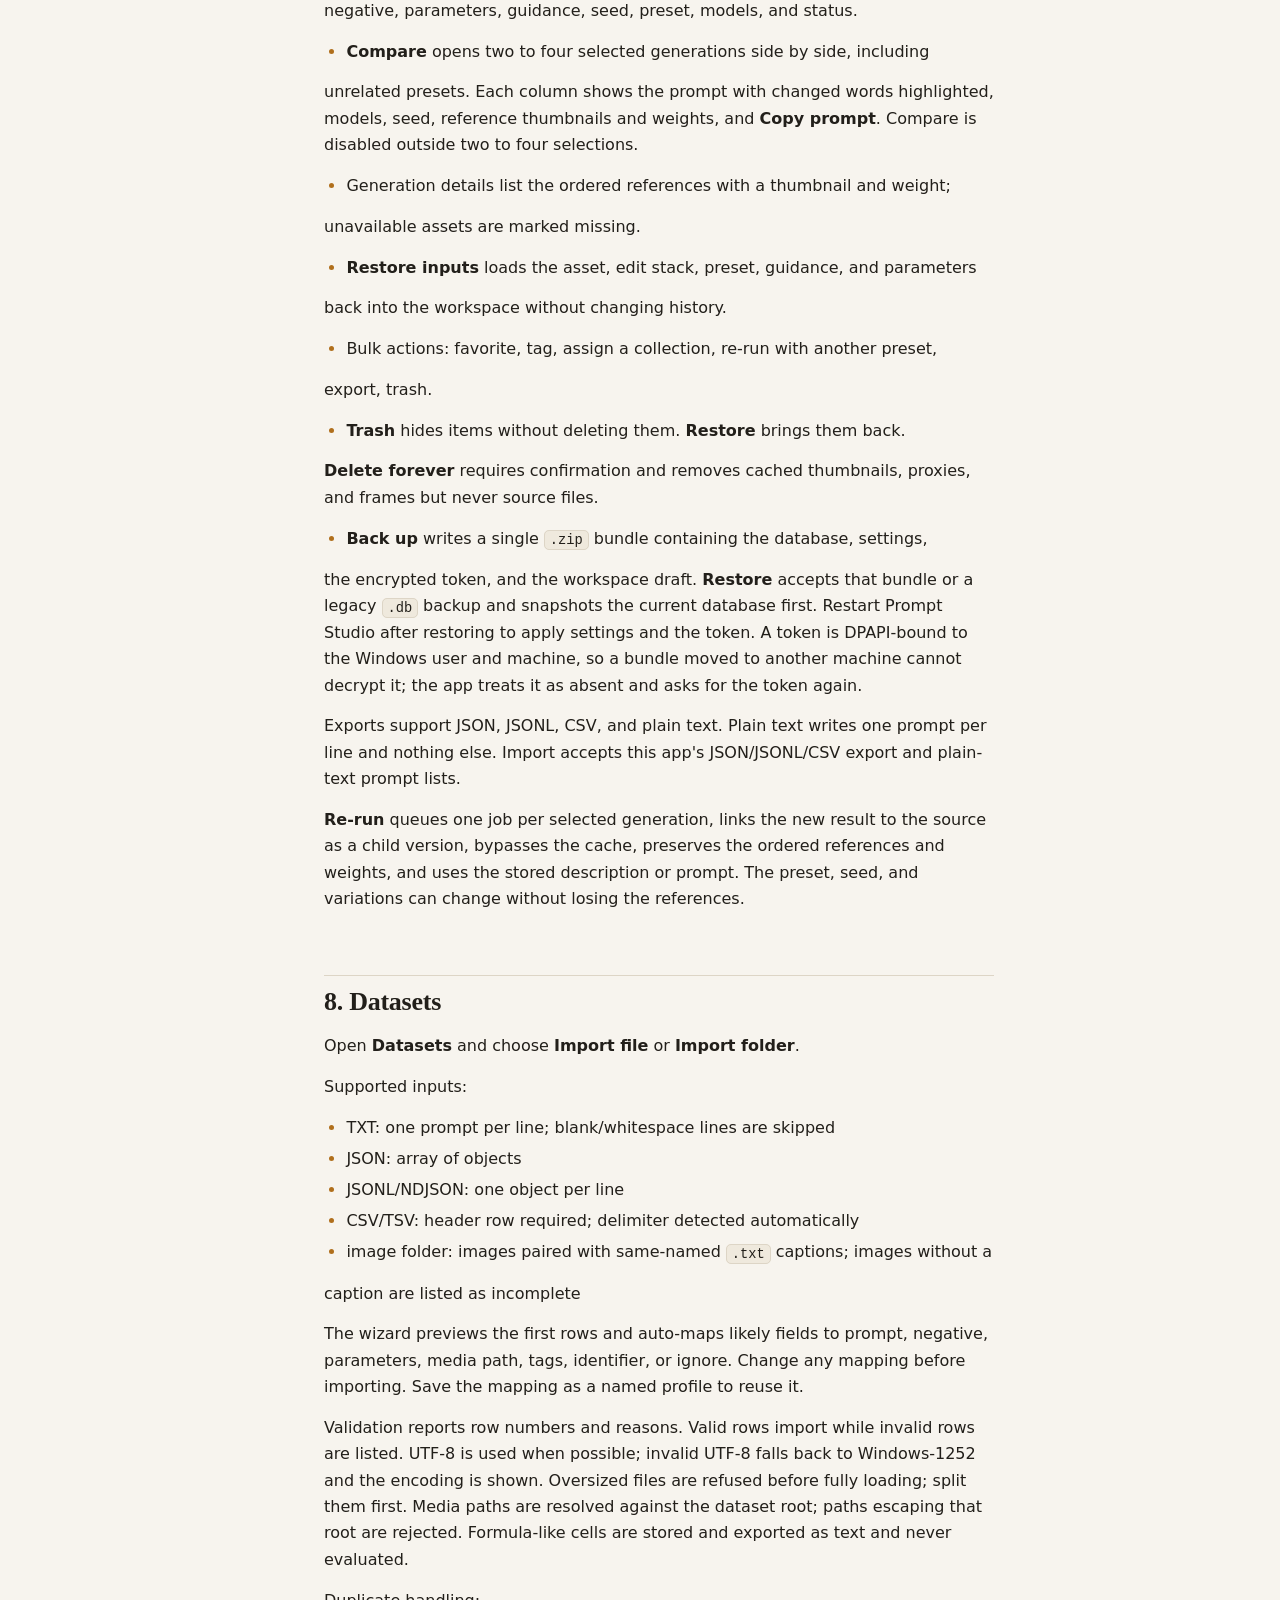
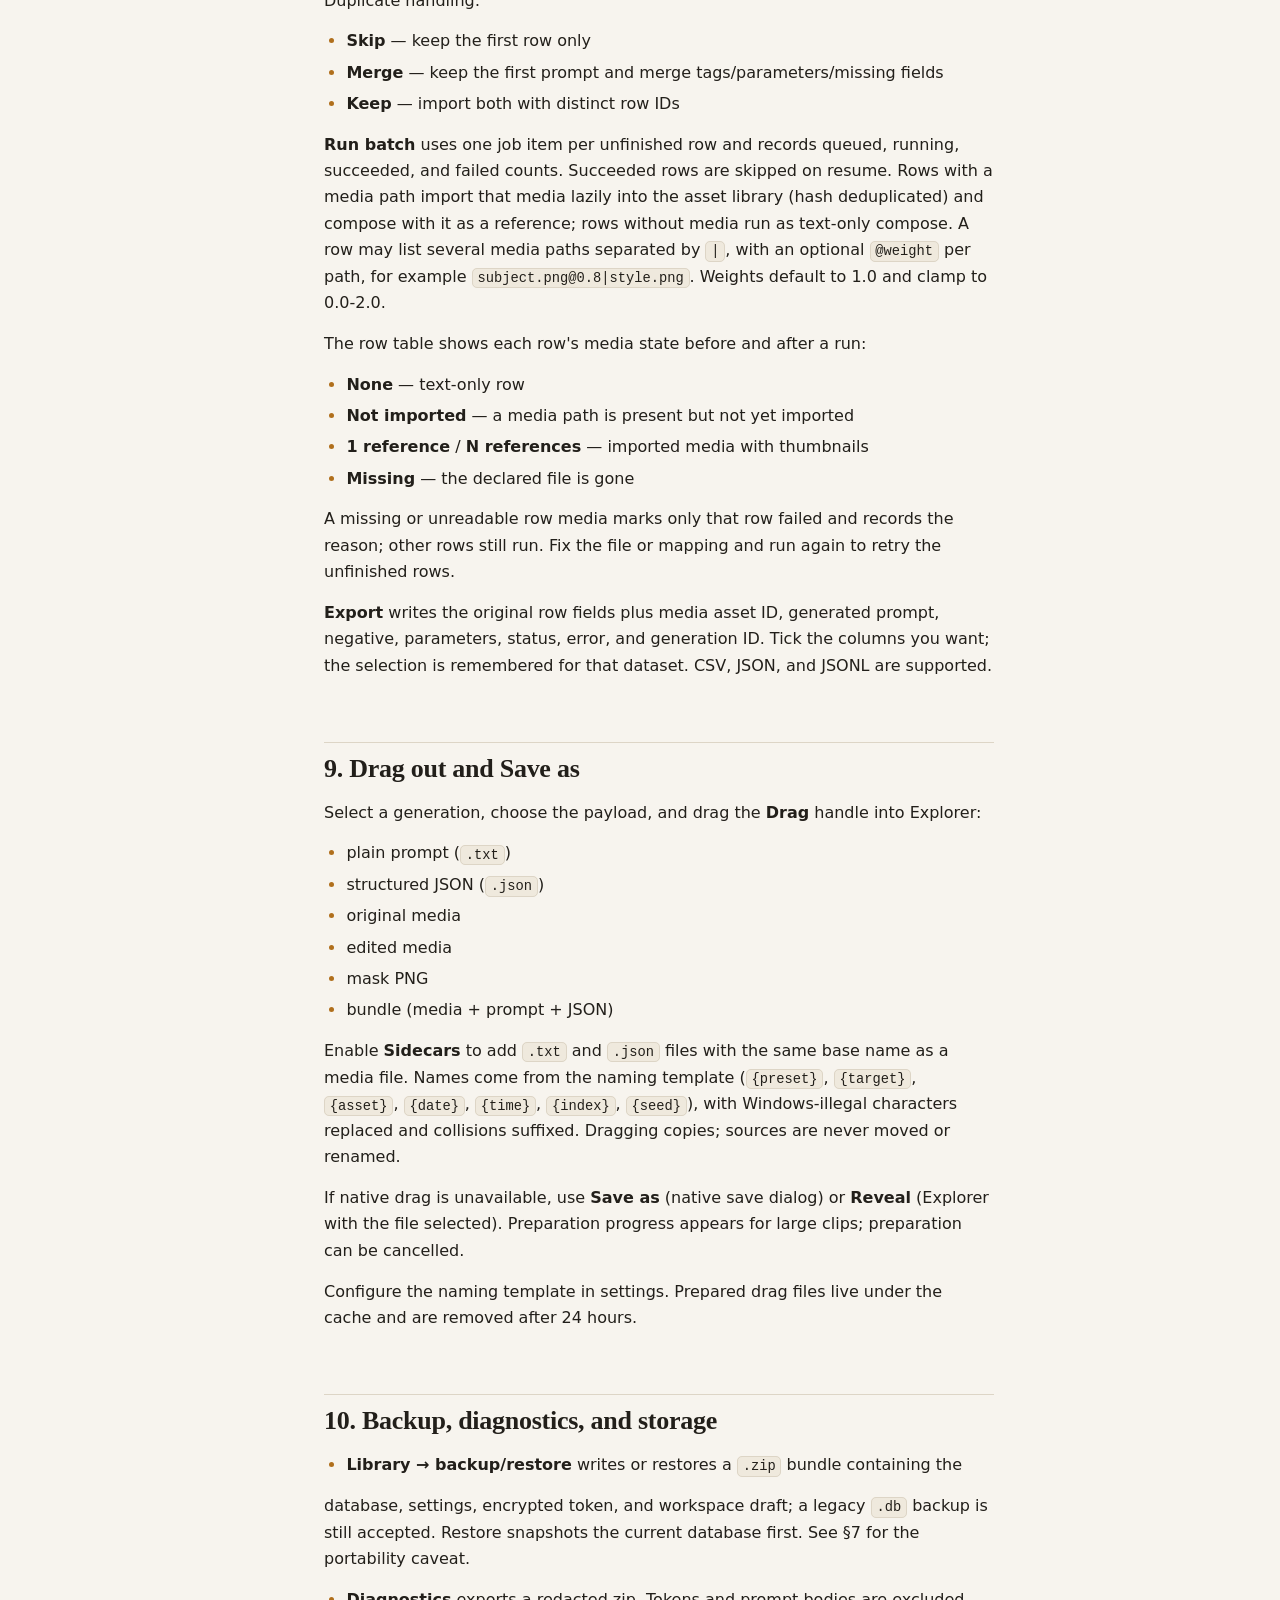
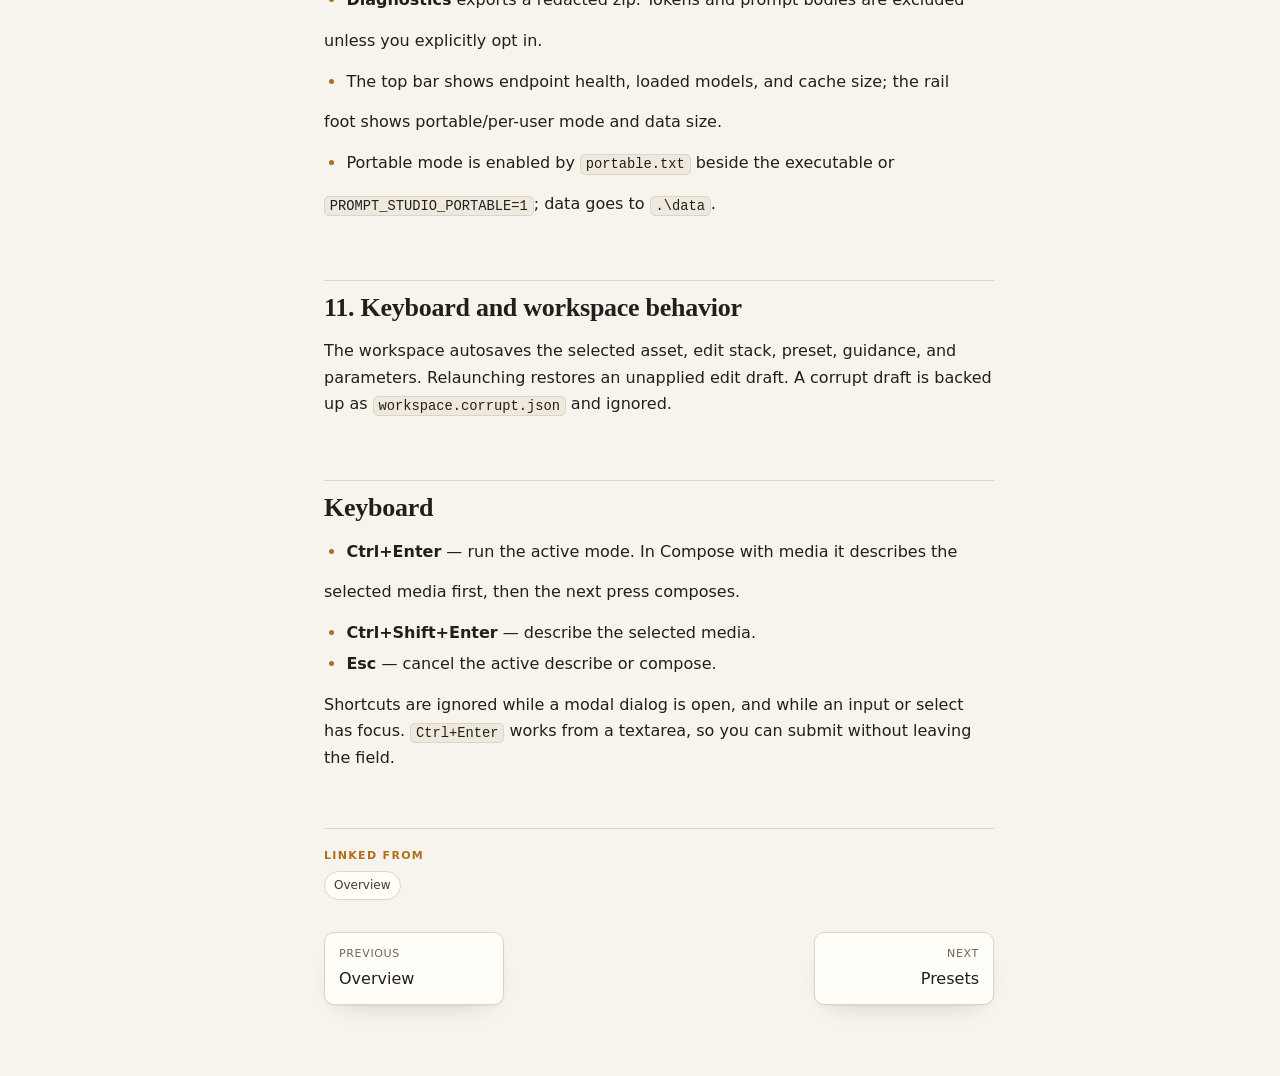
<file: docs/wiki/user-guide.html>
<!doctype html>
<html lang="en">
<head>
<meta charset="utf-8" />
<meta name="viewport" content="width=device-width, initial-scale=1" />
<title>User guide · Prompt Studio docs</title>
<meta name="description" content="Prompt Studio documentation: User guide" />
<link rel="stylesheet" href="assets/wiki.css" />
</head>
<body data-page="user-guide.html">
<a class="skip" href="#content">Skip to content</a>
<div class="shell">
  <aside class="sidebar">
    <a class="brand" href="index.html">
      <span class="brand-mark" aria-hidden="true">PS</span>
      <span><strong>Prompt Studio</strong><small>Documentation</small></span>
    </a>
    <label class="search">
      <span class="visually-hidden">Filter pages</span>
      <input id="nav-filter" type="search" placeholder="Filter pages…" autocomplete="off" />
    </label>
    <nav class="nav" aria-label="Documentation"><a class="nav-link" href="index.html" data-title="overview start here"><span>Overview</span><small>Start here</small></a>
<a class="nav-link is-current" href="user-guide.html" data-title="user guide day-to-day use"><span>User guide</span><small>Day-to-day use</small></a>
<a class="nav-link" href="presets.html" data-title="presets targets"><span>Presets</span><small>Targets</small></a>
<a class="nav-link" href="troubleshooting.html" data-title="troubleshooting fix problems"><span>Troubleshooting</span><small>Fix problems</small></a>
<a class="nav-link" href="release-notes.html" data-title="release notes verification"><span>Release notes</span><small>Verification</small></a>
<a class="nav-link" href="drag-out.html" data-title="drag out files"><span>Drag out</span><small>Files</small></a>
<a class="nav-link" href="ui-system.html" data-title="interface system design"><span>Interface system</span><small>Design</small></a></nav>
    <p class="sidebar-foot">Offline wiki · built from the Markdown guides</p>
  </aside>
  <main id="content" class="content">
    <header class="page-head">
      <p class="eyebrow">Day-to-day use</p>
      <h1>User guide</h1>
    </header>
    <article class="prose">
<h1 id="prompt-studio-user-guide">Prompt Studio user guide</h1>
<h2 id="0-workspace">0. Workspace</h2>
<p>The app opens on <strong>Compose</strong>. The left rail switches between <strong>Compose</strong>, <strong>Media</strong>, <strong>Library</strong>, <strong>Jobs</strong>, <strong>Presets</strong>, <strong>Runtime</strong>, and <strong>Datasets</strong>. The current section is marked in the rail, and the top bar shows LM Studio health. Sections stay loaded after the first visit, so moving away and back keeps the selected asset, prompt inputs, filters, and editor state.</p>
<h2 id="1-connect-lm-studio">1. Connect LM Studio</h2>
<ol><li>Open LM Studio and go to the local server tab.</li><li>Start the server on <code>http://127.0.0.1:1234</code> (the default).</li><li>Make sure these models exist:</li></ol>
<ul><li><code>lfm3-vl-2b</code> (describer)</li><li>your composer, default</li></ul>
<p><code>gemma4-12b-qat-uncensored-hauhaucs-balanced</code></p>
<ol><li>In Prompt Studio open <strong>Runtime</strong>. Confirm the endpoint shows _online_, pick</li></ol>
<p>the describer and composer roles, and press <strong>Load</strong> for each if you want them resident before generating.</p>
<p><strong>Keep warm</strong> controls whether the runtime unloads the other model when roles switch: <code>Both</code>, <code>Describer</code>, <code>Composer</code>, or <code>None</code>. <code>None</code> uses less VRAM but switches models on every stage change. <strong>Unload all</strong> frees everything; active requests must finish first unless you force it.</p>
<p>The composer is serialized to one request at a time. The describer accepts 1–4 concurrent requests (configurable in <strong>Runtime</strong>), and extra work waits in the job queue rather than failing.</p>
<p>Model cards show what LM Studio reports: context length, maximum output, quantization, and <strong>Vision</strong> / <strong>Text only</strong> / <strong>Vision unknown</strong> badges. <strong>Suggest roles</strong> ranks a vision-capable model first for the describer and the largest loaded context for the composer; it only fills the selects, so choose <strong>Save roles</strong> to apply them. When the describer is known to be text-only, or the composer's reported context is smaller than the preset input budget, the workspace warns before a run but still allows it. Reported context is used as the budget when it is smaller than the preset's <code>maxInputTokens</code>; the generation parameters record which value was used.</p>
<p><strong>Model instructions</strong> edits the system prompt for each role. A describer override replaces the built-in &quot;describe this media&quot; instructions; a composer override replaces the selected preset's target instructions. The pipeline still appends its required JSON shape, length limit, output language, guidance, and locked phrases, so the response stays parseable. Leave a field empty and save to restore the default. Overrides apply to every run — Describe, Compose, Refine, batch, and queued jobs — and changing one invalidates cached results from the old instructions.</p>
<h2 id="2-import-media">2. Import media</h2>
<p>Open <strong>Media</strong> in the rail.</p>
<ul><li>Drag files or folders from Explorer into the window.</li><li>Or use <strong>Add files</strong>, <strong>Add folder</strong>, or <strong>Paste image</strong> in the Media toolbar.</li></ul>
<p>Media is hashed with BLAKE3, deduplicated, probed with <code>ffprobe</code>, and given a cached thumbnail plus a preview proxy when the codec is not web-friendly. Videos show fps, resolution, duration, and audio state. Missing source files stay visible with an offline marker; actions that need the source are disabled.</p>
<p>WebP, GIF, BMP, TIFF, and AVIF images import normally. Because the vision model expects PNG or JPEG, the describer converts them once to a cached PNG before sending; the original file is untouched.</p>
<p>Hover a media card to reveal <strong>Remove</strong>, or use the remove action on a Compose tile. Removing moves the asset straight to the Library trash without a confirmation popup: it leaves the Media view and every picker, existing prompts keep their text but lose that reference, and a restore from <strong>Library → Trash</strong> brings it back. The original file on disk is never deleted or modified. Re-importing a removed file restores the same asset instead of creating a second copy.</p>
<h2 id="3-edit-media">3. Edit media</h2>
<p>Select a media card in <strong>Media</strong> to open the editor. A quick-action row above the editor jumps to the tool you need: <strong>Crop / trim edges</strong> for images, <strong>Crop / aspect</strong> and <strong>Trim clip</strong> for video, and <strong>Mask regions</strong> for both. The actions only move the view; edits stay staged until you apply them.</p>
<p>The editor is non-destructive. Toolbar changes are staged until you apply them:</p>
<ul><li>crop (free or fixed aspect), rotate, flip, fit/fill/pad</li><li>video trim (start/end milliseconds), loop, remove audio, constant frame rate</li></ul>
<p>(24/25/30/60)</p>
<ul><li>mask brush/eraser/rectangle, hardness, feather, invert, polarity</li><li>target resolution from the preset table, dimension-multiple snapping, manual</li></ul>
<p>override</p>
<ul><li>undo, redo, reset</li></ul>
<p><strong>Masking</strong> works for images and video. The source is shown under the mask layer, so you paint over the actual picture rather than a blank canvas. Paint the region to keep or remove, invert the polarity when your target expects the opposite convention, then <strong>Export mask</strong> to write a grayscale PNG at the target resolution. For a clip the mask applies to the whole duration. Typical uses: isolate a product from its background, protect a face while restyling the rest, or give an edit target a precise region instead of a sentence.</p>
<p><strong>Crop</strong> uses percentage edges (Left, Right, Top, Bottom) plus <strong>1:1</strong>, <strong>16:9</strong>, and <strong>9:16</strong> presets. You can also drag a rectangle directly on the preview: the live dashed box becomes the crop selection when released, and the sliders and readout follow. Values are clamped to the source so an impossible crop cannot be submitted. Pixel entry is not required.</p>
<p><strong>Trimming</strong> applies to video. Set a start and end to drop a shaky intro or a dead tail, optionally set a constant frame rate, loop a short clip, or remove audio before composing. The original file is never changed; the edit is written to <code>edited/</code> when applied and can be reverted with <strong>Reset</strong>.</p>
<p>Applying an edit writes a new file to <code>&lt;source parent&gt;\edited\</code>. The original is never modified. Collisions get numeric suffixes; a configured alternate output root is used when set. If Windows denies writing to the folder, the error names it and explains the two ways out: choose another output folder, or allow the app in Windows Security → Ransomware protection. Every result is re-probed and material mismatches are warned about.</p>
<p>Masks are exported as grayscale PNGs at the target resolution and polarity.</p>
<h2 id="4-presets">4. Presets</h2>
<p>Pick a preset for the selected target. The six built-ins are <strong>generic image</strong>, <strong>generic video</strong>, <strong>krea2</strong>, <strong>krea2 edit</strong>, <strong>qwen2 edit</strong>, and <strong>mmh3</strong>.</p>
<p>Open <strong>Presets</strong> to:</p>
<ul><li>write a preset as a <strong>text guide</strong> — name, kind, target description, prompt</li></ul>
<p>guide, and an optional character limit — and let the app compile the document</p>
<ul><li>switch to <strong>JSON</strong> for parameters, resolutions, references, and exact schemas</li><li>preview the compiled prompt live while you edit either view</li><li>duplicate a built-in (built-ins cannot be edited or deleted in either view)</li><li>create, import, export, or delete user presets</li><li>see validation errors, unsupported negatives, truncation, and checklist</li></ul>
<p>warnings</p>
<p>The <strong>Guide</strong> fields become the target's instructions; saving bumps a user preset's patch version and leaves advanced fields intact. Anchor to JSON when you need parameters, reference slots, or a custom output schema.</p>
<p>See <a href="presets.html">presets.md</a> for the schema and a validated example.</p>
<h2 id="5-generate-prompts">5. Generate prompts</h2>
<p>The <strong>Prompt workspace</strong> is the default surface. Its mode selector has four modes:</p>
<ul><li><strong>Describe</strong> — media to a verbose text description, no target prompt.</li><li><strong>Compose</strong> — brief and optional description to a prompt; text-only is supported.</li><li><strong>Refine</strong> — an existing prompt plus an instruction to a revised prompt.</li><li><strong>Batch</strong> — queue selected assets or a dataset through the job queue.</li></ul>
<p>For media, Describe runs first so you can review the verbose prose description. <strong>Edit description</strong> opens the text for correction, and the corrected text is what Compose uses. Describe mode stops after the description. Compose mode requires that review step before it enables the compose action. Text-only Compose skips the describer.</p>
<p><strong>Media</strong> sits in the panel beside the form. It lists every imported asset with a thumbnail and supports multiple references:</p>
<ul><li>Click a tile to toggle it. The number badge and <strong>Selected</strong> label show its</li></ul>
<p>reference order; the order is the order sent to the model.</p>
<ul><li>Each selected tile has a <strong>Weight</strong> field below it (<code>0</code>–<code>2</code>, step <code>0.05</code>,</li></ul>
<p>default <code>1</code>). Weights are clamped and the app warns above four references.</p>
<ul><li><strong>Select all</strong> and <strong>Clear</strong> manage the set. <strong>Edit media</strong> opens the first</li></ul>
<p>selected asset in the Media editor.</p>
<ul><li>Describe runs once per selected asset that has no description. Compose stays</li></ul>
<p>blocked until every selected asset has a reviewed description.</p>
<p>Each description is a detailed paragraph. Review it, correct any misread detail with <strong>Edit description</strong>, and <strong>Save description</strong>; the composer receives that text for the reference. Clearing the text is rejected so a reference cannot silently lose its description. Long descriptions are trimmed to the preset's input budget.</p>
<p>When a result exists, the <strong>Result</strong> section moves to the top of the output column so the prompt, metadata, and copy actions are visible immediately. The prompt lists every reference with its index, name, weight, and a short summary, and the same list is stored in the generation parameters.</p>
<p><strong>Send media to composer</strong> (Compose mode, only while media is selected) also feeds the selected reference images to the composer itself, not just their descriptions: images arrive as additional image parts after the prompt text. Video references contribute one sampled frame and edited references use the saved edit output. The switch is enabled only when the composer model reports vision capability; it is disabled while the composer is text-only, and Reset turns it off. Image runs use their own cache entries, so image and text-only results never get mixed up.</p>
<p>When an asset has an applied crop or mask, the Compose tile previews that edit with an <strong>Edited</strong> badge, and Describe and Compose send the edit identifier so the prompt is built from the edited output. The tiles update as soon as you press <strong>Apply</strong> in the Media editor.</p>
<p>Drop files on the workspace to import them without leaving it, or use <strong>Add media</strong>.</p>
<p><strong>Reset</strong> clears the current result, descriptions, brief, refine inputs, locked phrases, per-run guidance, media selection, and batch selection so you can start over. The chosen preset, global guidance, and the imported library stay, and nothing is removed from history. The button is disabled when the workspace is already empty.</p>
<p>The workspace also shows the effective guidance (global + preset + run) before running and warns when levels appear to conflict. Locked phrases are preserved, output language and 1–4 variations are selectable, and a seed plus cache-bypass toggle are available. Results show prompt, negative prompt, parameters, warnings, seed, model, and a <code>fresh</code>/<code>cached</code> badge. Use <strong>Copy plain prompt</strong>, <strong>Copy structured</strong>, <strong>Regenerate</strong>, or <strong>Edit prompt</strong>; over-limit results flag the excess and allow manual correction before copying.</p>
<p>Refine can start from a stored generation; the result is stored as its child. Batch describes each selected asset before queuing one job with one item per asset. The dataset tab queues <code>datasets.run</code> instead. Progress appears in the workspace and in <strong>Jobs</strong>.</p>
<p>Outputs are validated, JSON is repaired once with feedback, and a failed repair is stored as an <code>invalid</code> generation with the raw response intact.</p>
<ul><li>Variations 1–4 produce sibling generations with distinct seeds.</li><li>Locked phrases are appended if the model omits them.</li><li>Character limits slice the result and add a warning.</li><li>Presets without negative-prompt support drop it with a warning.</li><li>Output language is configurable; the prompt is still limited by preset length.</li></ul>
<h2 id="6-job-queue">6. Job queue</h2>
<p>Every long compose/dataset batch is a persisted job. Open <strong>Jobs</strong> to:</p>
<ul><li>see running, queued, waiting, failed, interrupted, and finished jobs</li><li>pause/resume the queue (running items finish; no new items start)</li><li>cancel a job or cancel everything still waiting</li><li>retry failed/interrupted jobs; only unfinished items rerun</li><li>reorder waiting jobs</li><li>expand item errors and copy full details for a bug report</li><li>see each item's ordered media references with a thumbnail and weight; missing</li></ul>
<p>assets stay listed with an unavailable marker</p>
<p>Compositions run one at a time because the composer is serialized. If the app exits unexpectedly, the next launch marks running jobs as interrupted and keeps their completed items. Resume with <strong>Retry</strong>.</p>
<p>Retryable backend/network failures retry automatically with backoff (three attempts). Missing inputs, validation failures, and unsupported requests fail immediately and require a manual retry after fixing the input.</p>
<h3 id="worked-example-prompts-for-40-product-photos">Worked example: prompts for 40 product photos</h3>
<p>Goal: one target-ready prompt per photo, reviewed in the Library, exported as CSV.</p>
<ol><li><strong>Import</strong> the folder: Media → <strong>Add folder</strong>. All 40 images appear once</li></ol>
<p>(duplicates are skipped by hash).</p>
<ol><li><strong>Pick a target</strong> in Compose, for example <code>krea2</code> for stills. Open the Batch</li></ol>
<p>tab and choose <strong>Assets</strong>.</p>
<ol><li><strong>Select the photos.</strong> Use <strong>Select all</strong>, or click individual tiles. The</li></ol>
<p>selection is the batch input; per-tile weights still apply.</p>
<ol><li><strong>Queue the batch.</strong> The app describes each selected asset first, then composes</li></ol>
<p>one prompt per asset with one job item each. You do not need to describe manually first.</p>
<ol><li><strong>Watch Jobs.</strong> Progress shows completed, failed, and waiting counts. You can</li></ol>
<p>pause the queue, cancel waiting items, or leave it running. The composer is serialized, so 40 items run one at a time by design.</p>
<ol><li><strong>Fix failures.</strong> Expand the job to see the error per item. After correcting a</li></ol>
<p>missing file or a bad preset, press <strong>Retry</strong>; only unfinished items rerun.</p>
<ol><li><strong>Review and export.</strong> Results land in the Library. Filter by the batch's</li></ol>
<p>preset or date, then select all and <strong>Export</strong> as CSV or JSONL. Plain text writes one prompt per line.</p>
<p>For a spreadsheet instead of photos, use <strong>Datasets</strong>: import the CSV, map the caption column to prompt and any media column to media path, then <strong>Run batch</strong>. The row table shows imported or missing media, failures stay isolated per row, and export adds the media asset ID, generation ID, and status alongside your original columns.</p>
<h2 id="7-library">7. Library</h2>
<p>Open <strong>Library</strong> to browse every generation, including failed and cancelled ones.</p>
<ul><li>Search uses FTS over prompt, negative, guidance, and description text.</li><li>Filter by preset, kind, status, tag, collection, favorite, or date.</li><li>Sort by newest, oldest, rating, or prompt.</li><li>Favorite generations and media independently.</li><li>Add tags, collections, notes, and 1–5 ratings.</li><li><strong>Versions</strong> shows ancestors and descendants; <strong>Diff</strong> compares prompt,</li></ul>
<p>negative, parameters, guidance, seed, preset, models, and status.</p>
<ul><li><strong>Compare</strong> opens two to four selected generations side by side, including</li></ul>
<p>unrelated presets. Each column shows the prompt with changed words highlighted, models, seed, reference thumbnails and weights, and <strong>Copy prompt</strong>. Compare is disabled outside two to four selections.</p>
<ul><li>Generation details list the ordered references with a thumbnail and weight;</li></ul>
<p>unavailable assets are marked missing.</p>
<ul><li><strong>Restore inputs</strong> loads the asset, edit stack, preset, guidance, and parameters</li></ul>
<p>back into the workspace without changing history.</p>
<ul><li>Bulk actions: favorite, tag, assign a collection, re-run with another preset,</li></ul>
<p>export, trash.</p>
<ul><li><strong>Trash</strong> hides items without deleting them. <strong>Restore</strong> brings them back.</li></ul>
<p><strong>Delete forever</strong> requires confirmation and removes cached thumbnails, proxies, and frames but never source files.</p>
<ul><li><strong>Back up</strong> writes a single <code>.zip</code> bundle containing the database, settings,</li></ul>
<p>the encrypted token, and the workspace draft. <strong>Restore</strong> accepts that bundle or a legacy <code>.db</code> backup and snapshots the current database first. Restart Prompt Studio after restoring to apply settings and the token. A token is DPAPI-bound to the Windows user and machine, so a bundle moved to another machine cannot decrypt it; the app treats it as absent and asks for the token again.</p>
<p>Exports support JSON, JSONL, CSV, and plain text. Plain text writes one prompt per line and nothing else. Import accepts this app's JSON/JSONL/CSV export and plain-text prompt lists.</p>
<p><strong>Re-run</strong> queues one job per selected generation, links the new result to the source as a child version, bypasses the cache, preserves the ordered references and weights, and uses the stored description or prompt. The preset, seed, and variations can change without losing the references.</p>
<h2 id="8-datasets">8. Datasets</h2>
<p>Open <strong>Datasets</strong> and choose <strong>Import file</strong> or <strong>Import folder</strong>.</p>
<p>Supported inputs:</p>
<ul><li>TXT: one prompt per line; blank/whitespace lines are skipped</li><li>JSON: array of objects</li><li>JSONL/NDJSON: one object per line</li><li>CSV/TSV: header row required; delimiter detected automatically</li><li>image folder: images paired with same-named <code>.txt</code> captions; images without a</li></ul>
<p>caption are listed as incomplete</p>
<p>The wizard previews the first rows and auto-maps likely fields to prompt, negative, parameters, media path, tags, identifier, or ignore. Change any mapping before importing. Save the mapping as a named profile to reuse it.</p>
<p>Validation reports row numbers and reasons. Valid rows import while invalid rows are listed. UTF-8 is used when possible; invalid UTF-8 falls back to Windows-1252 and the encoding is shown. Oversized files are refused before fully loading; split them first. Media paths are resolved against the dataset root; paths escaping that root are rejected. Formula-like cells are stored and exported as text and never evaluated.</p>
<p>Duplicate handling:</p>
<ul><li><strong>Skip</strong> — keep the first row only</li><li><strong>Merge</strong> — keep the first prompt and merge tags/parameters/missing fields</li><li><strong>Keep</strong> — import both with distinct row IDs</li></ul>
<p><strong>Run batch</strong> uses one job item per unfinished row and records queued, running, succeeded, and failed counts. Succeeded rows are skipped on resume. Rows with a media path import that media lazily into the asset library (hash deduplicated) and compose with it as a reference; rows without media run as text-only compose. A row may list several media paths separated by <code>|</code>, with an optional <code>@weight</code> per path, for example <code>subject.png@0.8|style.png</code>. Weights default to 1.0 and clamp to 0.0-2.0.</p>
<p>The row table shows each row's media state before and after a run:</p>
<ul><li><strong>None</strong> — text-only row</li><li><strong>Not imported</strong> — a media path is present but not yet imported</li><li><strong>1 reference</strong> / <strong>N references</strong> — imported media with thumbnails</li><li><strong>Missing</strong> — the declared file is gone</li></ul>
<p>A missing or unreadable row media marks only that row failed and records the reason; other rows still run. Fix the file or mapping and run again to retry the unfinished rows.</p>
<p><strong>Export</strong> writes the original row fields plus media asset ID, generated prompt, negative, parameters, status, error, and generation ID. Tick the columns you want; the selection is remembered for that dataset. CSV, JSON, and JSONL are supported.</p>
<h2 id="9-drag-out-and-save-as">9. Drag out and Save as</h2>
<p>Select a generation, choose the payload, and drag the <strong>Drag</strong> handle into Explorer:</p>
<ul><li>plain prompt (<code>.txt</code>)</li><li>structured JSON (<code>.json</code>)</li><li>original media</li><li>edited media</li><li>mask PNG</li><li>bundle (media + prompt + JSON)</li></ul>
<p>Enable <strong>Sidecars</strong> to add <code>.txt</code> and <code>.json</code> files with the same base name as a media file. Names come from the naming template (<code>{preset}</code>, <code>{target}</code>, <code>{asset}</code>, <code>{date}</code>, <code>{time}</code>, <code>{index}</code>, <code>{seed}</code>), with Windows-illegal characters replaced and collisions suffixed. Dragging copies; sources are never moved or renamed.</p>
<p>If native drag is unavailable, use <strong>Save as</strong> (native save dialog) or <strong>Reveal</strong> (Explorer with the file selected). Preparation progress appears for large clips; preparation can be cancelled.</p>
<p>Configure the naming template in settings. Prepared drag files live under the cache and are removed after 24 hours.</p>
<h2 id="10-backup-diagnostics-and-storage">10. Backup, diagnostics, and storage</h2>
<ul><li><strong>Library → backup/restore</strong> writes or restores a <code>.zip</code> bundle containing the</li></ul>
<p>database, settings, encrypted token, and workspace draft; a legacy <code>.db</code> backup is still accepted. Restore snapshots the current database first. See §7 for the portability caveat.</p>
<ul><li><strong>Diagnostics</strong> exports a redacted zip. Tokens and prompt bodies are excluded</li></ul>
<p>unless you explicitly opt in.</p>
<ul><li>The top bar shows endpoint health, loaded models, and cache size; the rail</li></ul>
<p>foot shows portable/per-user mode and data size.</p>
<ul><li>Portable mode is enabled by <code>portable.txt</code> beside the executable or</li></ul>
<p><code>PROMPT_STUDIO_PORTABLE=1</code>; data goes to <code>.\data</code>.</p>
<h2 id="11-keyboard-and-workspace-behavior">11. Keyboard and workspace behavior</h2>
<p>The workspace autosaves the selected asset, edit stack, preset, guidance, and parameters. Relaunching restores an unapplied edit draft. A corrupt draft is backed up as <code>workspace.corrupt.json</code> and ignored.</p>
<h2 id="keyboard">Keyboard</h2>
<ul><li><strong>Ctrl+Enter</strong> — run the active mode. In Compose with media it describes the</li></ul>
<p>selected media first, then the next press composes.</p>
<ul><li><strong>Ctrl+Shift+Enter</strong> — describe the selected media.</li><li><strong>Esc</strong> — cancel the active describe or compose.</li></ul>
<p>Shortcuts are ignored while a modal dialog is open, and while an input or select has focus. <code>Ctrl+Enter</code> works from a textarea, so you can submit without leaving the field.</p>
    </article>
    <section class="backlinks"><p class="eyebrow">Linked from</p><ul><li><a href="index.html">Overview</a></li></ul></section>
    <nav class="pager" aria-label="Page navigation"><a href="index.html"><small>Previous</small><span>Overview</span></a><a class="pager-next" href="presets.html"><small>Next</small><span>Presets</span></a></nav>
  </main>
  <aside class="rail"><nav class="toc" aria-label="On this page"><p class="eyebrow">On this page</p><a class="toc-link toc-2" href="#0-workspace">0. Workspace</a><a class="toc-link toc-2" href="#1-connect-lm-studio">1. Connect LM Studio</a><a class="toc-link toc-2" href="#2-import-media">2. Import media</a><a class="toc-link toc-2" href="#3-edit-media">3. Edit media</a><a class="toc-link toc-2" href="#4-presets">4. Presets</a><a class="toc-link toc-2" href="#5-generate-prompts">5. Generate prompts</a><a class="toc-link toc-2" href="#6-job-queue">6. Job queue</a><a class="toc-link toc-3" href="#worked-example-prompts-for-40-product-photos">Worked example: prompts for 40 product photos</a><a class="toc-link toc-2" href="#7-library">7. Library</a><a class="toc-link toc-2" href="#8-datasets">8. Datasets</a><a class="toc-link toc-2" href="#9-drag-out-and-save-as">9. Drag out and Save as</a><a class="toc-link toc-2" href="#10-backup-diagnostics-and-storage">10. Backup, diagnostics, and storage</a><a class="toc-link toc-2" href="#11-keyboard-and-workspace-behavior">11. Keyboard and workspace behavior</a><a class="toc-link toc-2" href="#keyboard">Keyboard</a></nav></aside>
</div>
<script src="assets/wiki.js"></script>
</body>
</html>
</file>
<file: docs/wiki/assets/wiki.css>
:root {
  color-scheme: light;
  --paper: #f7f4ee;
  --paper-2: #fffdf8;
  --paper-3: #efe9dd;
  --ink: #221f1a;
  --ink-2: #443d34;
  --muted: #6f6658;
  --faint: #948a7a;
  --rule: #ddd5c6;
  --rule-strong: #c3b7a3;
  --accent: #b06f1c;
  --accent-soft: #f3e3c8;
  --accent-ink: #2a1a05;
  --success: #2f6e4f;
  --warning: #8a5a12;
  --danger: #9d352c;
  --radius: 10px;
  --radius-sm: 6px;
  --shadow: 0 1px 2px rgb(34 31 26 / 6%), 0 12px 28px -18px rgb(34 31 26 / 28%);
  --sans:
    ui-sans-serif, system-ui, -apple-system, "Segoe UI", Roboto, "Helvetica Neue", Arial,
    sans-serif;
  --serif: "Iowan Old Style", "Palatino Linotype", Palatino, Georgia, serif;
  --mono: ui-monospace, "Cascadia Code", "SFMono-Regular", Consolas, monospace;
}

@media (prefers-color-scheme: dark) {
  :root {
    color-scheme: dark;
    --paper: #14120f;
    --paper-2: #1b1814;
    --paper-3: #241f19;
    --ink: #ece5d8;
    --ink-2: #d3c9b8;
    --muted: #a99e8c;
    --faint: #857a68;
    --rule: #332c23;
    --rule-strong: #4a4033;
    --accent: #e3a75a;
    --accent-soft: #3a2c17;
    --accent-ink: #1a1206;
    --success: #7fbf9a;
    --warning: #e0b566;
    --danger: #e58a7d;
    --shadow: 0 1px 2px rgb(0 0 0 / 35%), 0 18px 36px -22px rgb(0 0 0 / 70%);
  }
}

* {
  box-sizing: border-box;
}

html {
  scroll-behavior: smooth;
}

body {
  margin: 0;
  background:
    radial-gradient(1200px 600px at 85% -10%, var(--accent-soft), transparent 60%), var(--paper);
  color: var(--ink);
  font-family: var(--sans);
  font-size: 16px;
  line-height: 1.65;
  -webkit-font-smoothing: antialiased;
}

a {
  color: var(--accent);
  text-decoration-thickness: 1px;
  text-underline-offset: 2px;
}

a:hover {
  text-decoration-thickness: 2px;
}

:focus-visible {
  outline: 2px solid var(--accent);
  outline-offset: 2px;
  border-radius: 3px;
}

.skip {
  position: absolute;
  left: -999px;
}

.skip:focus {
  left: 16px;
  top: 12px;
  z-index: 10;
  padding: 8px 12px;
  background: var(--paper-2);
  border: 1px solid var(--rule);
  border-radius: var(--radius-sm);
}

.visually-hidden {
  position: absolute;
  width: 1px;
  height: 1px;
  overflow: hidden;
  clip: rect(0 0 0 0);
  white-space: nowrap;
}

.shell {
  display: grid;
  grid-template-columns: 252px minmax(0, 1fr) 214px;
  gap: 40px;
  max-width: 1360px;
  margin: 0 auto;
  padding: 0 32px;
}

/* Sidebar */
.sidebar {
  position: sticky;
  top: 0;
  display: flex;
  flex-direction: column;
  gap: 18px;
  height: 100vh;
  padding: 28px 0 24px;
  overflow-y: auto;
}

.brand {
  display: flex;
  gap: 12px;
  align-items: center;
  color: var(--ink);
  text-decoration: none;
}

.brand-mark {
  display: grid;
  place-items: center;
  width: 38px;
  height: 38px;
  border-radius: 11px;
  background: var(--ink);
  color: var(--paper-2);
  font-size: 13px;
  font-weight: 700;
  letter-spacing: 0.04em;
}

.brand strong {
  display: block;
  font-family: var(--serif);
  font-size: 18px;
  letter-spacing: -0.01em;
}

.brand small {
  display: block;
  color: var(--muted);
  font-size: 12px;
}

.search input {
  width: 100%;
  padding: 8px 10px;
  border: 1px solid var(--rule);
  border-radius: var(--radius-sm);
  background: var(--paper-2);
  color: var(--ink);
  font: inherit;
  font-size: 13px;
}

.search input::placeholder {
  color: var(--faint);
}

.nav {
  display: grid;
  gap: 2px;
}

.nav-link {
  display: grid;
  gap: 1px;
  padding: 8px 10px;
  border-left: 2px solid transparent;
  border-radius: 0 var(--radius-sm) var(--radius-sm) 0;
  color: var(--ink-2);
  text-decoration: none;
}

.nav-link span {
  font-size: 14px;
  font-weight: 550;
}

.nav-link small {
  color: var(--muted);
  font-size: 11px;
  letter-spacing: 0.02em;
}

.nav-link:hover {
  background: var(--paper-3);
}

.nav-link.is-current {
  border-left-color: var(--accent);
  background: var(--accent-soft);
  color: var(--ink);
}

.nav-link.is-current small {
  color: var(--warning);
}

.sidebar-foot {
  margin: auto 0 0;
  color: var(--faint);
  font-size: 11px;
  line-height: 1.5;
}

/* Content */
.content {
  min-width: 0;
  padding: 44px 0 80px;
}

.page-head {
  margin-bottom: 28px;
  padding-bottom: 18px;
  border-bottom: 1px solid var(--rule);
}

.eyebrow {
  margin: 0 0 6px;
  color: var(--accent);
  font-size: 11px;
  font-weight: 650;
  letter-spacing: 0.12em;
  text-transform: uppercase;
}

.page-head h1 {
  margin: 0;
  font-family: var(--serif);
  font-size: clamp(30px, 4vw, 42px);
  font-weight: 600;
  line-height: 1.12;
  letter-spacing: -0.02em;
}

.prose {
  max-width: 74ch;
}

.prose h1,
.prose h2,
.prose h3,
.prose h4 {
  font-family: var(--serif);
  font-weight: 600;
  line-height: 1.2;
  letter-spacing: -0.01em;
  scroll-margin-top: 24px;
}

.prose h2 {
  margin: 2.4em 0 0.6em;
  padding-top: 0.4em;
  font-size: 26px;
  border-top: 1px solid var(--rule);
}

.prose h3 {
  margin: 1.8em 0 0.4em;
  font-size: 20px;
}

.prose h4 {
  margin: 1.4em 0 0.3em;
  font-size: 16px;
}

.prose p {
  margin: 0.9em 0;
}

.prose ul,
.prose ol {
  margin: 0.8em 0;
  padding-left: 1.4em;
}

.prose li {
  margin: 0.3em 0;
}

.prose li::marker {
  color: var(--accent);
}

.prose code {
  padding: 0.12em 0.35em;
  border: 1px solid var(--rule);
  border-radius: 5px;
  background: var(--paper-3);
  font-family: var(--mono);
  font-size: 0.86em;
}

.prose pre.code {
  margin: 1.2em 0;
  padding: 16px 18px;
  overflow-x: auto;
  border: 1px solid var(--rule);
  border-radius: var(--radius);
  background: var(--paper-2);
  box-shadow: var(--shadow);
}

.prose pre.code code {
  padding: 0;
  border: 0;
  background: none;
  font-size: 13px;
  line-height: 1.55;
}

.prose blockquote {
  margin: 1.4em 0;
  padding: 14px 18px;
  border-left: 3px solid var(--accent);
  border-radius: 0 var(--radius) var(--radius) 0;
  background: var(--accent-soft);
}

.prose blockquote p {
  margin: 0.3em 0;
}

.prose hr {
  margin: 2.4em 0;
  border: 0;
  border-top: 1px solid var(--rule);
}

.table-wrap {
  margin: 1.4em 0;
  overflow-x: auto;
  border: 1px solid var(--rule);
  border-radius: var(--radius);
  background: var(--paper-2);
  box-shadow: var(--shadow);
}

.prose table {
  width: 100%;
  border-collapse: collapse;
  font-size: 13.5px;
}

.prose th,
.prose td {
  padding: 10px 12px;
  border-bottom: 1px solid var(--rule);
  text-align: left;
  vertical-align: top;
}

.prose th {
  position: sticky;
  top: 0;
  background: var(--paper-3);
  font-size: 11px;
  font-weight: 650;
  letter-spacing: 0.06em;
  text-transform: uppercase;
}

.prose tbody tr:last-child td {
  border-bottom: 0;
}

.prose tbody tr:hover {
  background: var(--paper-3);
}

/* Right rail */
.rail {
  position: sticky;
  top: 0;
  height: 100vh;
  padding: 48px 0 24px;
  overflow-y: auto;
}

.toc {
  display: grid;
  gap: 4px;
  padding-left: 14px;
  border-left: 1px solid var(--rule);
}

.toc .eyebrow {
  margin-bottom: 4px;
}

.toc-link {
  color: var(--muted);
  font-size: 12.5px;
  line-height: 1.4;
  text-decoration: none;
}

.toc-link:hover {
  color: var(--ink);
}

.toc-3 {
  padding-left: 10px;
}

/* Backlinks and pager */
.backlinks {
  margin-top: 56px;
  padding-top: 18px;
  border-top: 1px solid var(--rule);
}

.backlinks ul {
  display: flex;
  flex-wrap: wrap;
  gap: 8px;
  margin: 0;
  padding: 0;
  list-style: none;
}

.backlinks a {
  display: inline-block;
  padding: 4px 9px;
  border: 1px solid var(--rule);
  border-radius: 999px;
  background: var(--paper-2);
  color: var(--ink-2);
  font-size: 12px;
  text-decoration: none;
}

.backlinks a:hover {
  border-color: var(--accent);
  color: var(--ink);
}

.pager {
  display: flex;
  justify-content: space-between;
  gap: 16px;
  margin-top: 32px;
}

.pager a {
  display: grid;
  gap: 2px;
  min-width: 180px;
  padding: 12px 14px;
  border: 1px solid var(--rule);
  border-radius: var(--radius);
  background: var(--paper-2);
  color: var(--ink);
  text-decoration: none;
  box-shadow: var(--shadow);
}

.pager a:hover {
  border-color: var(--accent);
}

.pager small {
  color: var(--muted);
  font-size: 11px;
  letter-spacing: 0.06em;
  text-transform: uppercase;
}

.pager .pager-next {
  text-align: right;
}

@media (max-width: 1180px) {
  .shell {
    grid-template-columns: 232px minmax(0, 1fr);
  }

  .rail {
    display: none;
  }
}

@media (max-width: 820px) {
  .shell {
    grid-template-columns: minmax(0, 1fr);
    padding: 0 18px;
  }

  .sidebar {
    position: static;
    height: auto;
    padding: 20px 0 8px;
    border-bottom: 1px solid var(--rule);
  }

  .nav {
    grid-template-columns: repeat(auto-fill, minmax(150px, 1fr));
  }

  .content {
    padding-top: 28px;
  }

  .pager {
    flex-direction: column;
  }

  .pager .pager-next {
    text-align: left;
  }
}

@media (prefers-reduced-motion: reduce) {
  html {
    scroll-behavior: auto;
  }

  * {
    transition: none !important;
    animation: none !important;
  }
}

@media print {
  body {
    background: #fff;
  }

  .sidebar,
  .rail,
  .pager,
  .backlinks {
    display: none;
  }

  .shell {
    display: block;
    padding: 0;
  }

  .content {
    padding: 0;
  }

  .prose pre.code,
  .table-wrap {
    box-shadow: none;
  }
}
</file>
